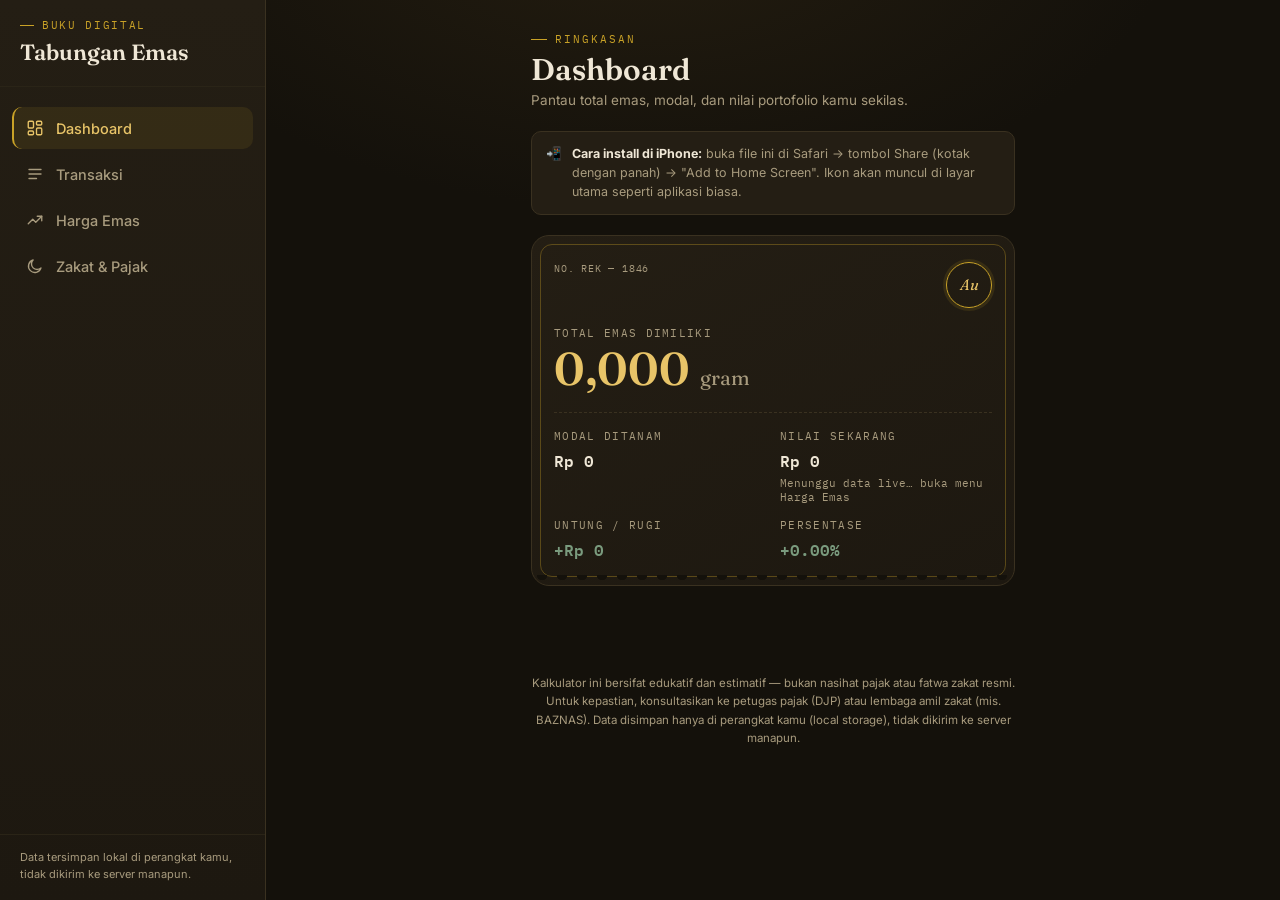
<file: indext.html>
<!DOCTYPE html>
<html lang="id">
<head>
<meta charset="UTF-8">
<meta name="viewport" content="width=device-width, initial-scale=1, maximum-scale=1, viewport-fit=cover">
<meta name="apple-mobile-web-app-capable" content="yes">
<meta name="apple-mobile-web-app-status-bar-style" content="black-translucent">
<meta name="apple-mobile-web-app-title" content="Tabungan Emas">
<meta name="mobile-web-app-capable" content="yes">
<meta name="theme-color" content="#14110B">
<title>Buku Tabungan Emas</title>
<link rel="apple-touch-icon" href="data:image/svg+xml,%3Csvg xmlns='http://www.w3.org/2000/svg' viewBox='0 0 100 100'%3E%3Crect width='100' height='100' rx='22' fill='%2314110B'/%3E%3Ccircle cx='50' cy='50' r='30' fill='none' stroke='%23C9A227' stroke-width='4'/%3E%3Ctext x='50' y='60' font-size='34' text-anchor='middle' fill='%23E8C468' font-family='Georgia,serif'%3EAu%3C/text%3E%3C/svg%3E">
<link rel="preconnect" href="https://fonts.googleapis.com">
<link href="https://fonts.googleapis.com/css2?family=Fraunces:ital,opsz,wght@0,9..144,400;0,9..144,600;1,9..144,500&family=Inter:wght@400;500;600;700&family=IBM+Plex+Mono:wght@400;500;600&display=swap" rel="stylesheet">
<style>
  :root{
    --bg:#14110B;
    --bg-2:#0F0C08;
    --surface:#1D1810;
    --surface-2:#241E14;
    --border:#3A3120;
    --border-soft:#2A2417;
    --gold:#C9A227;
    --gold-bright:#E8C468;
    --ivory:#EFE7D6;
    --muted:#A89B7E;
    --green:#7A9B7E;
    --rust:#C06B4D;
    --radius:14px;
    --topbar-h:56px;
    --sidebar-w:266px;
  }
  *{box-sizing:border-box; -webkit-tap-highlight-color:transparent;}
  html,body{margin:0; padding:0;}
  body{
    background:
      radial-gradient(ellipse 900px 500px at 50% -10%, #241d10 0%, transparent 60%),
      var(--bg);
    color:var(--ivory);
    font-family:'Inter',-apple-system,sans-serif;
    min-height:100vh;
  }

  /* ---------- TOP BAR ---------- */
  .topbar{
    position:sticky; top:0; z-index:30;
    height:calc(var(--topbar-h) + env(safe-area-inset-top));
    padding-top:env(safe-area-inset-top);
    display:flex; align-items:center; gap:12px;
    padding-left:14px; padding-right:14px;
    background:rgba(20,17,11,.92);
    backdrop-filter:blur(10px);
    border-bottom:1px solid var(--border-soft);
  }
  .hamburger{
    width:38px; height:38px; border-radius:9px; border:1px solid var(--border);
    background:var(--surface); display:flex; align-items:center; justify-content:center;
    cursor:pointer; flex-shrink:0;
  }
  .hamburger svg{width:18px; height:18px; stroke:var(--gold-bright);}
  .topbar-title{font-family:'Fraunces',serif; font-weight:600; font-size:17px; color:var(--ivory);}
  .topbar-seal{
    margin-left:auto; width:30px; height:30px; border-radius:50%; border:1.5px solid var(--gold);
    display:flex; align-items:center; justify-content:center; font-family:'Fraunces',serif;
    font-style:italic; font-size:12px; color:var(--gold-bright); flex-shrink:0;
  }

  .storage-banner{
    display:none; font-size:11.5px; color:var(--rust); text-align:center; line-height:1.5;
    padding:8px 16px; background:rgba(192,107,77,.08); border-bottom:1px solid rgba(192,107,77,.25);
  }

  /* ---------- ADD TRANSACTION MODAL ---------- */
  .modal-backdrop{
    position:fixed; inset:0; background:rgba(0,0,0,.6); z-index:59;
    opacity:0; pointer-events:none; transition:opacity .25s;
  }
  .modal-backdrop.open{opacity:1; pointer-events:auto;}

  .modal-sheet{
    position:fixed; left:0; right:0; bottom:0; z-index:60; max-width:520px; margin:0 auto;
    background:linear-gradient(180deg, var(--surface-2), var(--surface));
    border:1px solid var(--border); border-bottom:none;
    border-top-left-radius:20px; border-top-right-radius:20px;
    max-height:88vh; overflow-y:auto;
    transform:translateY(100%);
    transition:transform .32s cubic-bezier(.4,0,.2,1);
    padding:8px 20px calc(22px + env(safe-area-inset-bottom));
  }
  .modal-sheet.open{transform:translateY(0);}
  .modal-handle{width:38px; height:4px; background:var(--border); border-radius:3px; margin:8px auto 14px;}
  .modal-header{display:flex; justify-content:space-between; align-items:center; margin-bottom:16px;}
  .modal-header h2{font-family:'Fraunces',serif; font-weight:600; font-size:19px; margin:0; color:var(--ivory);}
  .modal-close{
    width:32px; height:32px; border-radius:50%; border:1px solid var(--border);
    background:var(--surface); color:var(--muted); font-size:14px; cursor:pointer; flex-shrink:0;
  }

  @media(min-width:860px){
    .modal-sheet{
      left:50%; bottom:auto; top:50%; transform:translate(-50%,-45%); opacity:0; pointer-events:none;
      border-radius:18px; border-bottom:1px solid var(--border); width:480px; transition:transform .25s, opacity .25s;
    }
    .modal-sheet.open{transform:translate(-50%,-50%); opacity:1; pointer-events:auto;}
  }

  /* ---------- SIDEBAR ---------- */
  .backdrop{
    position:fixed; inset:0; background:rgba(0,0,0,.55); z-index:39;
    opacity:0; pointer-events:none; transition:opacity .25s;
  }
  .backdrop.open{opacity:1; pointer-events:auto;}

  .sidebar{
    position:fixed; top:0; bottom:0; left:0; width:var(--sidebar-w); z-index:40;
    background:linear-gradient(180deg, var(--surface-2), var(--surface));
    border-right:1px solid var(--border);
    transform:translateX(-100%);
    transition:transform .3s cubic-bezier(.4,0,.2,1);
    display:flex; flex-direction:column;
    padding-top:calc(18px + env(safe-area-inset-top));
    padding-bottom:calc(18px + env(safe-area-inset-bottom));
  }
  .sidebar.open{transform:translateX(0);}

  .sidebar-header{padding:0 20px 20px; border-bottom:1px solid var(--border-soft); margin-bottom:12px;}
  .sidebar-eyebrow{
    font-family:'IBM Plex Mono',monospace; font-size:10.5px; letter-spacing:.16em; text-transform:uppercase;
    color:var(--gold); display:flex; align-items:center; gap:8px; margin-bottom:6px;
  }
  .sidebar-eyebrow::before{content:''; width:14px; height:1px; background:var(--gold);}
  .sidebar-title{font-family:'Fraunces',serif; font-weight:600; font-size:22px; color:var(--ivory);}

  .menu{list-style:none; margin:0; padding:8px 12px; flex:1;}
  .menu-item{
    display:flex; align-items:center; gap:12px; padding:12px 12px; border-radius:10px;
    color:var(--muted); cursor:pointer; margin-bottom:4px; border-left:2px solid transparent;
    font-size:14.5px; font-weight:500;
  }
  .menu-item svg{width:18px; height:18px; stroke:currentColor; flex-shrink:0;}
  .menu-item:active{background:var(--surface);}
  .menu-item.active{
    color:var(--gold-bright); background:rgba(201,162,39,.1); border-left:2px solid var(--gold);
  }
  .sidebar-footer{padding:14px 20px 0; border-top:1px solid var(--border-soft); margin-top:8px;}
  .sidebar-footer p{font-size:11px; color:var(--muted); line-height:1.5; margin:0;}

  /* ---------- CONTENT ---------- */
  .content{max-width:520px; margin:0 auto; padding:22px 18px 60px;}
  .view{display:none;}
  .view.active{display:block; animation:fadeIn .25s ease;}
  @keyframes fadeIn{from{opacity:0; transform:translateY(4px);} to{opacity:1; transform:translateY(0);}}

  .view-eyebrow{
    font-family:'IBM Plex Mono',monospace; font-size:11px; letter-spacing:.18em; text-transform:uppercase;
    color:var(--gold); display:flex; align-items:center; gap:8px;
  }
  .view-eyebrow::before{content:''; width:16px; height:1px; background:var(--gold);}
  h1.title{
    font-family:'Fraunces',serif; font-weight:600; font-size:30px; line-height:1.08;
    margin:8px 0 4px; color:var(--ivory);
  }
  .subtitle{color:var(--muted); font-size:13.5px; margin:0 0 20px; line-height:1.5;}

  /* Certificate / signature element */
  .certificate{
    position:relative;
    background: linear-gradient(155deg, var(--surface-2), var(--surface));
    border:1px solid var(--border);
    border-radius:18px;
    padding:26px 22px 22px;
    margin-bottom:20px;
    overflow:hidden;
  }
  .certificate::before{
    content:'';
    position:absolute; inset:8px;
    border:1px solid rgba(201,162,39,.35);
    border-radius:12px;
    pointer-events:none;
  }
  .cert-perf{
    position:absolute; left:0; right:0; bottom:0; height:10px;
    background-image: radial-gradient(circle at 10px 0, var(--bg) 5px, transparent 5.5px);
    background-size: 20px 10px;
    background-repeat: repeat-x;
  }
  .cert-row{display:flex; justify-content:space-between; align-items:flex-start; gap:10px;}
  .cert-id{font-family:'IBM Plex Mono',monospace; font-size:10px; color:var(--muted); letter-spacing:.08em;}
  .cert-seal{
    width:46px; height:46px; border-radius:50%;
    border:1.5px solid var(--gold);
    display:flex; align-items:center; justify-content:center;
    font-family:'Fraunces',serif; font-style:italic; color:var(--gold-bright); font-size:15px;
    flex-shrink:0;
    box-shadow: 0 0 0 3px rgba(201,162,39,.12);
  }
  .cert-main{margin-top:18px;}
  .cert-label{font-size:11px; text-transform:uppercase; letter-spacing:.12em; color:var(--muted); font-family:'IBM Plex Mono',monospace;}
  .cert-gram{
    font-family:'Fraunces',serif; font-weight:600; font-size:46px; color:var(--gold-bright);
    line-height:1; margin:6px 0 2px;
  }
  .cert-gram span{font-size:20px; color:var(--muted); font-weight:400;}
  .cert-grid{display:grid; grid-template-columns:1fr 1fr; gap:14px; margin-top:20px; padding-top:16px; border-top:1px dashed var(--border);}
  .cert-metric .cert-label{margin-bottom:4px;}
  .cert-value{font-family:'IBM Plex Mono',monospace; font-size:16px; font-weight:600; color:var(--ivory);}
  .cert-value.pos{color:var(--green);}
  .cert-value.neg{color:var(--rust);}

  .card{
    background:var(--surface);
    border:1px solid var(--border-soft);
    border-radius:var(--radius);
    padding:20px;
    margin-bottom:16px;
  }
  .card h2{
    font-family:'Fraunces',serif; font-weight:600; font-size:19px; margin:0 0 4px; color:var(--ivory);
  }
  .card .hint{font-size:12.5px; color:var(--muted); margin:0 0 16px; line-height:1.5;}

  label{display:block; font-size:12px; color:var(--muted); margin-bottom:6px; font-family:'IBM Plex Mono',monospace; letter-spacing:.03em;}
  input[type=number], input[type=date], select{
    width:100%; background:var(--surface-2); border:1px solid var(--border);
    color:var(--ivory); padding:11px 12px; border-radius:9px; font-size:15px;
    font-family:'IBM Plex Mono',monospace; margin-bottom:14px;
  }
  input:focus, select:focus{outline:2px solid var(--gold); outline-offset:1px; border-color:var(--gold);}

  .seg{display:flex; background:var(--surface-2); border:1px solid var(--border); border-radius:9px; padding:3px; margin-bottom:14px;}
  .seg button{
    flex:1; background:transparent; border:none; color:var(--muted); padding:9px 4px;
    font-family:'Inter'; font-size:13px; font-weight:600; border-radius:6px; cursor:pointer;
  }
  .seg button.active{background:var(--gold); color:var(--bg-2);}

  .row2{display:grid; grid-template-columns:1fr 1fr; gap:12px;}

  .checkrow{display:flex; align-items:center; gap:10px; margin-bottom:12px;}
  .checkrow input[type=checkbox]{width:18px; height:18px; accent-color:var(--gold); margin:0;}
  .checkrow label{margin:0; color:var(--ivory); font-family:'Inter'; font-size:13.5px;}

  .btn{
    width:100%; background:var(--gold); color:var(--bg-2); border:none; padding:13px;
    border-radius:9px; font-weight:700; font-size:14.5px; cursor:pointer; font-family:'Inter';
    letter-spacing:.02em;
  }
  .btn:active{background:var(--gold-bright);}
  .btn-ghost{
    background:transparent; border:1px solid var(--border); color:var(--muted);
  }

  .tax-note{
    background:rgba(192,107,77,.08); border:1px solid rgba(192,107,77,.25);
    border-radius:9px; padding:10px 12px; font-size:12px; color:var(--rust); line-height:1.5; margin-top:6px;
  }

  /* Price board */
  .price-updated{font-size:10.5px; color:var(--muted); font-family:'IBM Plex Mono',monospace; margin-top:2px;}
  .price-actions{margin-top:10px; display:flex; gap:8px;}
  .btn-small{
    flex:1; background:transparent; border:1px solid var(--gold); color:var(--gold-bright);
    padding:9px 8px; border-radius:8px; font-size:12px; font-weight:600; cursor:pointer; font-family:'Inter';
    white-space:nowrap;
  }
  .btn-small:active{background:rgba(201,162,39,.12);}

  .live-price-row{display:flex; justify-content:space-between; align-items:center; gap:12px;}
  .live-price-value{font-family:'IBM Plex Mono',monospace; font-weight:600; font-size:24px; color:var(--gold-bright); margin:4px 0 2px;}

  /* Denomination table (Galeri24 live) */
  .denom-row{
    display:flex; justify-content:space-between; align-items:center;
    padding:11px 0; border-bottom:1px solid var(--border-soft); gap:10px;
  }
  .denom-row:last-child{border-bottom:none;}
  .denom-weight{
    font-family:'IBM Plex Mono',monospace; font-weight:600; font-size:13px; color:var(--gold-bright);
    background:var(--surface-2); border:1px solid var(--border); border-radius:7px;
    padding:5px 9px; flex-shrink:0; min-width:52px; text-align:center;
  }
  .denom-prices{flex:1; min-width:0;}
  .denom-jual{font-size:13.5px; color:var(--ivory); font-family:'IBM Plex Mono',monospace;}
  .denom-buyback{font-size:11px; color:var(--muted); font-family:'IBM Plex Mono',monospace; margin-top:1px;}
  .denom-out{font-size:12px; color:var(--muted); font-style:italic;}
  .denom-use{
    flex-shrink:0; background:transparent; border:1px solid var(--gold); color:var(--gold-bright);
    padding:7px 10px; border-radius:7px; font-size:11.5px; font-weight:600; cursor:pointer; font-family:'Inter';
  }
  .denom-use:active{background:rgba(201,162,39,.12);}

  /* Zakat */
  .nisab-bar{height:8px; background:var(--surface-2); border-radius:6px; overflow:hidden; margin:10px 0 8px; border:1px solid var(--border);}
  .nisab-fill{height:100%; background:linear-gradient(90deg, var(--gold), var(--gold-bright)); transition:width .4s;}
  .zakat-status{
    display:flex; align-items:center; gap:10px; padding:14px; border-radius:10px; margin-top:14px;
  }
  .zakat-status.due{background:rgba(122,155,126,.1); border:1px solid rgba(122,155,126,.3);}
  .zakat-status.wait{background:var(--surface-2); border:1px solid var(--border);}
  .zakat-dot{width:9px; height:9px; border-radius:50%; flex-shrink:0;}
  .zakat-status.due .zakat-dot{background:var(--green);}
  .zakat-status.wait .zakat-dot{background:var(--muted);}
  .zakat-text{font-size:13px; line-height:1.5;}
  .zakat-amount{font-family:'IBM Plex Mono',monospace; font-weight:600; color:var(--green); font-size:17px; margin-top:2px;}

  /* Pajak quick calc */
  .tax-result{
    display:flex; justify-content:space-between; align-items:center; margin-top:14px;
    padding:14px; border-radius:10px; background:var(--surface-2); border:1px solid var(--border);
  }
  .tax-result .cert-label{margin-bottom:4px;}
  .tax-result-amount{font-family:'IBM Plex Mono',monospace; font-weight:600; font-size:18px; color:var(--gold-bright);}
  .info-list{margin:0; padding-left:18px; font-size:12.5px; color:var(--muted); line-height:1.7;}

  /* History */
  .tx{display:flex; justify-content:space-between; align-items:center; padding:12px 0; border-bottom:1px solid var(--border-soft);}
  .tx:last-child{border-bottom:none;}
  .tx-left{display:flex; flex-direction:column; gap:2px;}
  .tx-type{font-size:13px; font-weight:600;}
  .tx-type.beli{color:var(--gold-bright);}
  .tx-type.jual{color:var(--rust);}
  .tx-date{font-size:11px; color:var(--muted); font-family:'IBM Plex Mono',monospace;}
  .tx-right{text-align:right; display:flex; align-items:center; gap:10px;}
  .tx-gram{font-family:'IBM Plex Mono',monospace; font-size:13.5px;}
  .tx-del{background:none; border:none; color:var(--muted); font-size:16px; cursor:pointer; padding:4px;}
  .empty{color:var(--muted); font-size:13px; text-align:center; padding:20px 0;}

  footer.legal{max-width:520px; margin:0 auto; padding:8px 18px 24px; color:var(--muted); font-size:11.5px; line-height:1.6; text-align:center;}

  .install-tip{
    display:flex; gap:10px; align-items:flex-start; background:var(--surface-2);
    border:1px solid var(--border); border-radius:10px; padding:12px 14px; margin-bottom:20px;
    font-size:12.5px; color:var(--muted); line-height:1.55;
  }
  .install-tip b{color:var(--ivory);}

  @media(min-width:860px){
    .hamburger{display:none;}
    .backdrop{display:none;}
    .sidebar{transform:translateX(0); position:sticky; top:0; height:100vh;}
    body{display:flex;}
    .app-main{flex:1; display:flex; flex-direction:column; min-width:0;}
    .topbar{display:none;}
    .content{padding-top:32px;}
  }
</style>
</head>
<body>

  <div class="backdrop" id="backdrop"></div>

  <div class="modal-backdrop" id="txModalBackdrop"></div>
  <div class="modal-sheet" id="txModal">
    <div class="modal-handle"></div>
    <div class="modal-header">
      <h2>Tambah Transaksi</h2>
      <button class="modal-close" id="btnCloseModal" aria-label="Tutup">✕</button>
    </div>
    <div class="modal-body">
      <div class="seg" id="segType">
        <button type="button" class="active" data-val="beli">Beli</button>
        <button type="button" data-val="jual">Jual</button>
      </div>

      <label for="txBrandSelect">Merek Emas</label>
      <select id="txBrandSelect">
        <option value="manual">Manual (isi sendiri)</option>
      </select>

      <label for="txDate">Tanggal</label>
      <input type="date" id="txDate">

      <div class="row2">
        <div>
          <label for="gramInput" id="gramLabel">Jumlah (gram)</label>
          <input type="number" id="gramInput" placeholder="0.5" step="0.001" inputmode="decimal">
          <select id="gramSelect" style="display:none;"></select>
        </div>
        <div>
          <label for="hargaPerGram">Harga/gram (Rp)</label>
          <input type="text" id="hargaPerGram" placeholder="1.850.000" inputmode="numeric">
        </div>
      </div>
      <p id="txHargaNote" style="display:none; font-size:11.5px; color:var(--muted); margin:-8px 0 14px; line-height:1.5;"></p>
      <p id="txTotalPreview" style="display:none; font-size:13px; color:var(--gold-bright); margin:-8px 0 16px; font-family:'IBM Plex Mono',monospace;"></p>

      <div class="checkrow">
        <input type="checkbox" id="applyTax">
        <label for="applyTax">Kenakan estimasi PPh Pasal 22 (beli emas batangan dari produsen)</label>
      </div>
      <div id="taxOptions" style="display:none;">
        <div class="seg" id="segNpwp">
          <button type="button" class="active" data-val="ya">Punya NPWP (0,25%)</button>
          <button type="button" data-val="tidak">Tanpa NPWP (0,45%)</button>
        </div>
        <div class="tax-note">Estimasi saja. PPh 22 umumnya berlaku untuk pembelian emas batangan langsung dari badan usaha produsen/penambang (mis. Antam) dan bisa dikreditkan di SPT Tahunan bila kamu wajib pajak. Aplikasi tabungan emas digital (Pegadaian, marketplace, dll) punya skema harga yang mungkin berbeda — cek syarat &amp; ketentuan penyedia masing-masing.</div>
      </div>

      <button class="btn" id="btnAdd" style="margin-top:6px;">Simpan Transaksi</button>
      <p id="formMsg" style="display:none; font-size:12px; color:var(--rust); margin:10px 0 0; text-align:center;"></p>
    </div>
  </div>

  <nav class="sidebar" id="sidebar">
    <div class="sidebar-header">
      <div class="sidebar-eyebrow">Buku Digital</div>
      <div class="sidebar-title">Tabungan Emas</div>
    </div>
    <ul class="menu" id="menu">
      <li class="menu-item active" data-view="dashboard">
        <svg viewBox="0 0 24 24" fill="none" stroke-width="1.8" stroke-linecap="round" stroke-linejoin="round"><rect x="3" y="3" width="7" height="9" rx="1.5"/><rect x="14" y="3" width="7" height="5" rx="1.5"/><rect x="14" y="12" width="7" height="9" rx="1.5"/><rect x="3" y="16" width="7" height="5" rx="1.5"/></svg>
        <span>Dashboard</span>
      </li>
      <li class="menu-item" data-view="riwayat">
        <svg viewBox="0 0 24 24" fill="none" stroke-width="1.8" stroke-linecap="round" stroke-linejoin="round"><path d="M4 6h16M4 12h16M4 18h10"/></svg>
        <span>Transaksi</span>
      </li>
      <li class="menu-item" data-view="harga">
        <svg viewBox="0 0 24 24" fill="none" stroke-width="1.8" stroke-linecap="round" stroke-linejoin="round"><path d="M3 17l6-6 4 4 8-8"/><path d="M15 7h6v6"/></svg>
        <span>Harga Emas</span>
      </li>
      <li class="menu-item" data-view="zakat">
        <svg viewBox="0 0 24 24" fill="none" stroke-width="1.8" stroke-linecap="round" stroke-linejoin="round"><path d="M20 14.5A8.5 8.5 0 1 1 9.5 4a7 7 0 0 0 10.5 10.5Z"/></svg>
        <span>Zakat &amp; Pajak</span>
      </li>
    </ul>
    <div class="sidebar-footer">
      <p>Data tersimpan lokal di perangkat kamu, tidak dikirim ke server manapun.</p>
    </div>
  </nav>

  <div class="app-main">
    <div class="topbar">
      <div class="hamburger" id="btnHamburger">
        <svg viewBox="0 0 24 24" fill="none" stroke-width="2" stroke-linecap="round"><path d="M4 7h16M4 12h16M4 17h16"/></svg>
      </div>
      <div class="topbar-title" id="topbarTitle">Dashboard</div>
      <div class="topbar-seal">Au</div>
    </div>

    <div class="storage-banner" id="storageWarning">
      ⚠️ Penyimpanan otomatis tidak tersedia di tampilan ini. Data akan hilang saat halaman ditutup — buka file lewat Safari langsung (bukan preview chat) supaya data tersimpan permanen.
    </div>

    <div class="content">

      <!-- ============ DASHBOARD ============ -->
      <section class="view active" data-view="dashboard">
        <div class="view-eyebrow">Ringkasan</div>
        <h1 class="title">Dashboard</h1>
        <p class="subtitle">Pantau total emas, modal, dan nilai portofolio kamu sekilas.</p>

        <div class="install-tip" id="installTip">
          <span>📲</span>
          <div><b>Cara install di iPhone:</b> buka file ini di Safari → tombol Share (kotak dengan panah) → "Add to Home Screen". Ikon akan muncul di layar utama seperti aplikasi biasa.</div>
        </div>

        <div class="certificate">
          <div class="cert-row">
            <div><div class="cert-id" id="certId">NO. REK — 0000</div></div>
            <div class="cert-seal">Au</div>
          </div>
          <div class="cert-main">
            <div class="cert-label">Total Emas Dimiliki</div>
            <div class="cert-gram" id="totalGram">0,000 <span>gram</span></div>
          </div>
          <div class="cert-grid">
            <div class="cert-metric">
              <div class="cert-label">Modal Ditanam</div>
              <div class="cert-value" id="totalModal">Rp 0</div>
            </div>
            <div class="cert-metric">
              <div class="cert-label">Nilai Sekarang</div>
              <div class="cert-value" id="totalNilai">Rp 0</div>
              <div class="price-updated" id="nilaiSekarangSource">Menunggu data live…</div>
            </div>
            <div class="cert-metric">
              <div class="cert-label">Untung / Rugi</div>
              <div class="cert-value" id="untungRugi">Rp 0</div>
            </div>
            <div class="cert-metric">
              <div class="cert-label">Persentase</div>
              <div class="cert-value" id="persenUR">0%</div>
            </div>
          </div>
          <div class="cert-perf"></div>
        </div>
      </section>

      <!-- ============ RIWAYAT TRANSAKSI ============ -->
      <section class="view" data-view="riwayat">
        <div class="view-eyebrow">Jejak Rekam</div>
        <h1 class="title">Transaksi</h1>
        <p class="subtitle">Semua catatan beli dan jual emas kamu, terurut dari yang terbaru.</p>

        <button class="btn" id="btnOpenAddModal" style="margin-bottom:16px;">+ Tambah Transaksi</button>

        <div class="card">
          <div id="txList"><div class="empty">Belum ada transaksi tersimpan.</div></div>
        </div>

        <button class="btn btn-ghost" id="btnReset">Hapus Semua Data</button>
      </section>

      <!-- ============ HARGA EMAS ============ -->
      <section class="view" data-view="harga">
        <div class="view-eyebrow">Pantau Pasar</div>
        <h1 class="title">Harga Emas</h1>
        <p class="subtitle">Papan harga per merek yang kamu perbarui sendiri, plus tautan cepat ke sumber resmi untuk cek angka terbaru.</p>

        <div class="install-tip" id="liveInfoTip">
          <span>📡</span>
          <div>Harga emas <b>dunia</b> (spot internasional) ditarik otomatis lewat internet dan dikonversi ke Rupiah pakai kurs terkini. Ini beda dengan harga retail Antam/UBS/Galeri24/dll yang punya tambahan ongkos cetak &amp; margin toko — jadi harga per merek di bawah tetap perlu kamu cocokkan manual dari tautan resmi.</div>
        </div>

        <div class="card">
          <h2>Harga Emas Dunia <span style="color:var(--green); font-size:11px; font-family:'IBM Plex Mono',monospace; vertical-align:middle;">● LIVE</span></h2>
          <p class="hint">Spot XAU/USD dikonversi ke Rupiah per gram, ditarik otomatis dari internet.</p>
          <div class="live-price-row">
            <div>
              <div class="cert-label">Estimasi per gram (24K)</div>
              <div class="live-price-value" id="liveSpotIdr">—</div>
              <div class="price-updated" id="liveSpotMeta">Belum ditarik</div>
            </div>
            <button class="btn-small" id="btnRefreshLive" style="flex:none; width:auto; padding:9px 14px;">🔄 Tarik Ulang</button>
          </div>
          <p id="liveSpotError" style="display:none; font-size:12px; color:var(--rust); margin-top:10px; line-height:1.5;"></p>
        </div>

        <div class="card">
          <h2>Papan Harga Galeri 24 <span style="color:var(--green); font-size:11px; font-family:'IBM Plex Mono',monospace; vertical-align:middle;">● LIVE</span></h2>
          <p class="hint">Harga jual &amp; buyback per denominasi berat, ditarik otomatis dari galeri24.co.id (lewat API pihak ketiga <em>logam-mulia-api</em>, disalurkan lewat CORS proxy publik karena API tersebut belum mendukung akses langsung dari browser).</p>

          <div class="row2" style="margin-bottom:4px;">
            <div>
              <label for="galeriBrandSelect">Merek</label>
              <select id="galeriBrandSelect"></select>
            </div>
            <div style="display:flex; align-items:flex-end; gap:8px; margin-bottom:14px;">
              <button class="btn-small" id="btnRefreshGaleri" style="flex:1;">🔄 Tarik Ulang</button>
            </div>
          </div>
          <div class="price-updated" id="galeriMeta" style="margin-bottom:12px;">Belum ditarik</div>

          <div id="galeriTable"></div>
          <p id="galeriError" style="display:none; font-size:12px; color:var(--rust); margin-top:10px; line-height:1.5;"></p>
        </div>
      </section>

      <!-- ============ ZAKAT & PAJAK ============ -->
      <section class="view" data-view="zakat">
        <div class="view-eyebrow">Kewajiban</div>
        <h1 class="title">Zakat &amp; Pajak</h1>
        <p class="subtitle">Estimasi zakat emas dan pajak pembelian, dihitung dari data tabungan kamu.</p>

        <div class="card">
          <h2>Zakat Emas</h2>
          <p class="hint">Nisab 85 gram emas murni, kadar 2,5%, wajib jika kepemilikan sudah mencapai nisab dan tersimpan genap 1 tahun (haul).</p>

          <div class="checkrow">
            <input type="checkbox" id="perhiasanDipakai">
            <label for="perhiasanDipakai">Emas ini perhiasan yang dipakai sehari-hari (bukan simpanan/investasi)</label>
          </div>

          <label>Progres menuju nisab (85 gram)</label>
          <div class="nisab-bar"><div class="nisab-fill" id="nisabFill" style="width:0%"></div></div>
          <div style="display:flex; justify-content:space-between; font-size:11.5px; color:var(--muted); font-family:'IBM Plex Mono',monospace;">
            <span id="nisabCurrent">0 g</span>
            <span>85 g</span>
          </div>

          <div class="zakat-status wait" id="zakatStatus">
            <div class="zakat-dot"></div>
            <div class="zakat-text" id="zakatText">Belum ada data transaksi.</div>
          </div>
        </div>

        <div class="card">
          <h2>Kalkulator Cepat Pajak</h2>
          <p class="hint">Estimasi PPh Pasal 22 untuk satu transaksi pembelian emas batangan, tanpa perlu menyimpannya sebagai catatan.</p>

          <label for="taxCalcNominal">Nominal pembelian (Rp)</label>
          <input type="text" id="taxCalcNominal" placeholder="1.000.000" inputmode="numeric">

          <div class="seg" id="segTaxCalc">
            <button type="button" class="active" data-val="ya">Punya NPWP (0,25%)</button>
            <button type="button" data-val="tidak">Tanpa NPWP (0,45%)</button>
          </div>

          <div class="tax-result">
            <div>
              <div class="cert-label">Estimasi PPh 22</div>
              <div class="tax-result-amount" id="taxCalcResult">Rp 0</div>
            </div>
          </div>

          <p class="hint" style="margin:16px 0 8px;">Beberapa hal penting seputar pajak emas:</p>
          <ul class="info-list">
            <li>PPh 22 dipungut oleh badan usaha produsen/penambang saat penjualan emas batangan.</li>
            <li>Tarif 0,25% berlaku bagi pembeli ber-NPWP, 0,45% bagi yang tidak ber-NPWP.</li>
            <li>Pajak ini umumnya bisa dikreditkan dalam SPT Tahunan bagi wajib pajak orang pribadi.</li>
            <li>Emas perhiasan dan platform tabungan emas digital dapat memiliki skema pajak berbeda.</li>
          </ul>
        </div>
      </section>

    </div>

    <footer class="legal">
      Kalkulator ini bersifat edukatif dan estimatif — bukan nasihat pajak atau fatwa zakat resmi.
      Untuk kepastian, konsultasikan ke petugas pajak (DJP) atau lembaga amil zakat (mis. BAZNAS).
      Data disimpan hanya di perangkat kamu (local storage), tidak dikirim ke server manapun.
    </footer>
  </div>

<script>
(function(){
  const $ = id => document.getElementById(id);
  const fmtRp = n => 'Rp ' + Math.round(n).toLocaleString('id-ID');
  const fmtGram = n => n.toLocaleString('id-ID',{minimumFractionDigits:3, maximumFractionDigits:3});
  const todayISO = () => new Date().toISOString().slice(0,10);

  function parseRupiah(str){
    if(!str) return 0;
    const digits = String(str).replace(/[^0-9]/g, '');
    return digits ? parseInt(digits, 10) : 0;
  }
  function getRupiahValue(id){
    return parseRupiah($(id).value);
  }
  function setRupiahValue(id, num){
    $(id).value = num ? Math.round(num).toLocaleString('id-ID') : '';
  }
  function attachRupiahFormatting(id){
    const el = $(id);
    el.addEventListener('input', ()=>{
      const cursorFromEnd = el.value.length - el.selectionStart;
      const raw = parseRupiah(el.value);
      el.value = raw ? raw.toLocaleString('id-ID') : '';
      const newPos = Math.max(el.value.length - cursorFromEnd, 0);
      el.setSelectionRange(newPos, newPos);
    });
  }

  $('txDate').value = todayISO();
  $('certId').textContent = 'NO. REK — ' + Math.floor(1000+Math.random()*9000);

  /* ---------- Sidebar / navigation ---------- */
  const menuLabels = {dashboard:'Dashboard', riwayat:'Transaksi', harga:'Harga Emas', zakat:'Zakat & Pajak'};
  const sidebar = $('sidebar');
  const backdrop = $('backdrop');

  function openSidebar(){ sidebar.classList.add('open'); backdrop.classList.add('open'); }
  function closeSidebar(){ sidebar.classList.remove('open'); backdrop.classList.remove('open'); }

  $('btnHamburger').addEventListener('click', ()=>{
    sidebar.classList.contains('open') ? closeSidebar() : openSidebar();
  });
  backdrop.addEventListener('click', closeSidebar);

  /* ---------- Add-transaction modal ---------- */
  const txModal = $('txModal');
  const txModalBackdrop = $('txModalBackdrop');

  function openTxModal(){
    txModal.classList.add('open');
    txModalBackdrop.classList.add('open');
  }
  function closeTxModal(){
    txModal.classList.remove('open');
    txModalBackdrop.classList.remove('open');
  }
  txModalBackdrop.addEventListener('click', closeTxModal);
  $('btnCloseModal').addEventListener('click', closeTxModal);
  $('btnOpenAddModal').addEventListener('click', openTxModal);

  function switchView(view){
    document.querySelectorAll('.view').forEach(v=> v.classList.toggle('active', v.dataset.view===view));
    document.querySelectorAll('.menu-item').forEach(m=> m.classList.toggle('active', m.dataset.view===view));
    $('topbarTitle').textContent = menuLabels[view] || 'Dashboard';
    closeSidebar();
    window.scrollTo(0,0);
  }
  document.querySelectorAll('.menu-item').forEach(item=>{
    item.addEventListener('click', ()=> switchView(item.dataset.view));
  });

  /* ---------- Storage (safe) ---------- */
  const STORAGE_KEY = 'emasTransactions_v1';
  let storageOK = true;

  function loadState(){
    try{
      const raw = localStorage.getItem(STORAGE_KEY);
      return raw ? JSON.parse(raw) : [];
    }catch(e){
      storageOK = false;
      return [];
    }
  }

  let state = loadState();
  let txType = 'beli';
  let npwp = 'ya';
  let taxCalcNpwp = 'ya';

  function save(){
    try{
      localStorage.setItem(STORAGE_KEY, JSON.stringify(state));
    }catch(e){
      storageOK = false;
    }
    render();
  }

  /* ---------- Live world gold price (auto, via internet) ---------- */
  const GRAM_PER_TROY_OZ = 31.1034768;
  let liveGold = null;      // {xauUsd, usdIdr, idrPerGram, updatedAt}
  let liveFetching = false;

  function renderLiveGold(errMsg){
    const valEl = $('liveSpotIdr');
    const metaEl = $('liveSpotMeta');
    const errEl = $('liveSpotError');
    const btn = $('btnRefreshLive');
    if(!valEl) return; // view not in DOM yet, ignore

    btn.textContent = liveFetching ? 'Menarik…' : '🔄 Tarik Ulang';
    btn.disabled = liveFetching;

    if(liveGold){
      valEl.textContent = fmtRp(liveGold.idrPerGram);
      metaEl.textContent = 'Diperbarui ' + new Date(liveGold.updatedAt).toLocaleString('id-ID',{dateStyle:'medium', timeStyle:'short'}) + ' · kurs 1 USD ≈ ' + fmtRp(liveGold.usdIdr);
    } else {
      valEl.textContent = '—';
      metaEl.textContent = liveFetching ? 'Menarik data dari internet…' : 'Belum ditarik';
    }

    if(errMsg){
      errEl.textContent = errMsg;
      errEl.style.display = 'block';
    } else {
      errEl.style.display = 'none';
    }
  }

  async function fetchLiveGold(onDone){
    if(liveFetching) return;
    liveFetching = true;
    renderLiveGold();

    let xauUsd, usdIdr;
    let goldError = null, fxError = null;

    const controller = new AbortController();
    const timeout = setTimeout(()=> controller.abort(), 10000);

    try{
      const goldRes = await fetch('https://api.gold-api.com/price/XAU', {signal: controller.signal});
      if(!goldRes.ok) throw new Error('status ' + goldRes.status);
      const goldData = await goldRes.json();
      xauUsd = goldData?.price;
      if(!xauUsd) throw new Error('format tidak dikenali');
    }catch(e){
      goldError = e;
    }

    try{
      const fxRes = await fetch('https://open.er-api.com/v6/latest/USD', {signal: controller.signal});
      if(!fxRes.ok) throw new Error('status ' + fxRes.status);
      const fxData = await fxRes.json();
      usdIdr = fxData?.rates?.IDR;
      if(!usdIdr) throw new Error('format tidak dikenali');
    }catch(e){
      fxError = e;
    }

    clearTimeout(timeout);
    liveFetching = false;

    if(xauUsd && usdIdr){
      liveGold = {
        xauUsd, usdIdr,
        idrPerGram: (xauUsd / GRAM_PER_TROY_OZ) * usdIdr,
        updatedAt: new Date().toISOString()
      };
      renderLiveGold();
    } else {
      const parts = [];
      if(goldError) parts.push('harga emas (gold-api.com)');
      if(fxError) parts.push('kurs USD→IDR (open.er-api.com)');
      let msg = 'Gagal menarik ' + parts.join(' dan ') + '. ';
      if(controller.signal.aborted){
        msg = 'Waktu tunggu habis — cek koneksi internet kamu lalu tap "Tarik Ulang". ';
      } else {
        msg += 'Kemungkinan browser/koneksi kamu memblokir permintaan ke server ini (coba buka DevTools → tab Console/Network untuk detail error), atau server sedang bermasalah. ';
      }
      msg += 'Kamu tetap bisa isi harga manual di papan di bawah.';
      renderLiveGold(msg);
    }
    if(onDone) onDone();
  }

  const btnRefreshLive = $('btnRefreshLive');
  if(btnRefreshLive) btnRefreshLive.addEventListener('click', ()=> fetchLiveGold());

  /* ---------- Dashboard valuation reference (brand + weight from Galeri24 board) ---------- */
  const DASHBOARD_REF_KEY = 'emasDashboardRef_v1';

  function loadDashboardRef(){
    try{
      const raw = localStorage.getItem(DASHBOARD_REF_KEY);
      if(raw) return JSON.parse(raw);
    }catch(e){}
    return { brand: 'GALERI 24', weight: 1 };
  }
  let dashboardRef = loadDashboardRef();

  function setDashboardRef(brand, weight){
    dashboardRef = { brand, weight };
    try{ localStorage.setItem(DASHBOARD_REF_KEY, JSON.stringify(dashboardRef)); }catch(e){}
  }

  function getReferenceGaleriPrice(){
    if(!galeriLive || !galeriLive.brands) return null;

    const tryBrand = (brandName, weight)=>{
      const data = galeriLive.brands[brandName];
      if(!data) return null;
      const row = data.find(r=> r.weight === weight && r.sell > 0);
      return row ? row : null;
    };

    let row = tryBrand(dashboardRef.brand, dashboardRef.weight);
    let brandUsed = dashboardRef.brand, weightUsed = dashboardRef.weight;

    // fallback: same brand, any weight with stock
    if(!row && galeriLive.brands[dashboardRef.brand]){
      const withStock = galeriLive.brands[dashboardRef.brand].filter(r=> r.sell>0);
      if(withStock.length){ row = withStock[0]; weightUsed = row.weight; }
    }
    // fallback: default GALERI 24 @1g
    if(!row){
      row = tryBrand('GALERI 24', 1);
      if(row){ brandUsed = 'GALERI 24'; weightUsed = 1; }
    }
    // fallback: any brand/weight with stock at all
    if(!row){
      for(const [name, data] of Object.entries(galeriLive.brands)){
        const withStock = data.filter(r=> r.sell>0);
        if(withStock.length){ row = withStock[0]; brandUsed = name; weightUsed = row.weight; break; }
      }
    }
    if(!row) return null;
    return {
      perGram: row.sell / weightUsed,
      brand: brandUsed,
      weight: weightUsed,
      recordedDate: galeriLive.recordedDate
    };
  }

  /* ---------- Galeri24 live price board (per denomination) ---------- */
  const GALERI_CACHE_KEY = 'emasGaleriLive_v2';
  const GALERI_BRAND_ORDER = ['GALERI 24','ANTAM','UBS','ANTAM MULIA RETRO','ANTAM NON PEGADAIAN','LOTUS ARCHI','DINAR G24'];

  function loadGaleriCache(){
    try{
      const raw = localStorage.getItem(GALERI_CACHE_KEY);
      return raw ? JSON.parse(raw) : null;
    }catch(e){ return null; }
  }
  function saveGaleriCache(){
    try{ localStorage.setItem(GALERI_CACHE_KEY, JSON.stringify(galeriLive)); }catch(e){}
  }

  let galeriLive = loadGaleriCache();
  let galeriFetching = false;
  let selectedGaleriBrand = null;

  function sortBrandNames(names){
    return names.sort((a,b)=>{
      const ia = GALERI_BRAND_ORDER.indexOf(a);
      const ib = GALERI_BRAND_ORDER.indexOf(b);
      if(ia===-1 && ib===-1) return a.localeCompare(b);
      if(ia===-1) return 1;
      if(ib===-1) return -1;
      return ia-ib;
    });
  }

  function populateGaleriBrandSelect(){
    const sel = $('galeriBrandSelect');
    if(!galeriLive || !galeriLive.brands){ sel.innerHTML = '<option>—</option>'; return; }
    const names = sortBrandNames(Object.keys(galeriLive.brands));
    if(!selectedGaleriBrand || !names.includes(selectedGaleriBrand)){
      selectedGaleriBrand = names[0];
    }
    sel.innerHTML = names.map(n=> `<option value="${n}" ${n===selectedGaleriBrand?'selected':''}>${n}</option>`).join('');
  }

  function renderGaleriTable(){
    const box = $('galeriTable');
    const metaEl = $('galeriMeta');
    const btn = $('btnRefreshGaleri');

    btn.textContent = galeriFetching ? 'Menarik…' : '🔄 Tarik Ulang';
    btn.disabled = galeriFetching;

    if(!galeriLive || !galeriLive.brands){
      box.innerHTML = '<div class="empty">Belum ada data. Tap "Tarik Ulang".</div>';
      metaEl.textContent = galeriFetching ? 'Menarik data dari internet…' : 'Belum ditarik';
      return;
    }

    metaEl.textContent = 'Data per ' + galeriLive.recordedDate + ' · ditarik ' +
      new Date(galeriLive.fetchedAt).toLocaleString('id-ID',{dateStyle:'medium', timeStyle:'short'});

    const rows = (galeriLive.brands[selectedGaleriBrand] || []).filter(r=> r.sell>0 || r.buyback>0);
    if(rows.length===0){
      box.innerHTML = '<div class="empty">Tidak ada data denominasi untuk merek ini saat ini.</div>';
      return;
    }

    box.innerHTML = rows.map(r=>{
      const canUse = r.sell>0;
      const isActive = dashboardRef.brand === selectedGaleriBrand && dashboardRef.weight === r.weight;
      return `
        <div class="denom-row">
          <div class="denom-weight">${r.weight} g</div>
          <div class="denom-prices">
            ${r.sell>0 ? `<div class="denom-jual">${fmtRp(r.sell)}</div>` : `<div class="denom-out">Stok kosong</div>`}
            ${r.buyback>0 ? `<div class="denom-buyback">Buyback ${fmtRp(r.buyback)}</div>` : ''}
          </div>
          ${canUse ? `<button class="denom-use" data-weight="${r.weight}">${isActive ? '✓ Acuan Dashboard' : 'Pakai untuk Dashboard'}</button>` : ''}
        </div>
      `;
    }).join('');

    box.querySelectorAll('.denom-use').forEach(useBtn=>{
      useBtn.addEventListener('click', ()=>{
        const w = parseFloat(useBtn.dataset.weight);
        const row = (galeriLive.brands[selectedGaleriBrand] || []).find(r=> r.weight === w);
        if(!row || !row.sell) return;
        setDashboardRef(selectedGaleriBrand, w);
        renderGaleriTable();
        render();
        switchView('dashboard');
      });
    });
  }

  const GALERI_TARGET_URL = 'https://logam-mulia-api.iamutaki.workers.dev/api/prices/galeri24';
  const CORS_PROXIES = [
    (url)=> 'https://api.allorigins.win/raw?url=' + encodeURIComponent(url),
    (url)=> 'https://api.codetabs.com/v1/proxy/?quest=' + encodeURIComponent(url)
  ];

  async function fetchJsonViaProxies(targetUrl, signal){
    let lastErr;
    for(const buildUrl of CORS_PROXIES){
      try{
        const res = await fetch(buildUrl(targetUrl), {signal});
        if(!res.ok) throw new Error('status ' + res.status);
        return await res.json();
      }catch(e){
        lastErr = e;
      }
    }
    throw lastErr || new Error('Semua proxy gagal');
  }

  async function fetchGaleriLive(){
    if(galeriFetching) return;
    galeriFetching = true;
    renderGaleriTable();

    const errEl = $('galeriError');
    try{
      const controller = new AbortController();
      const timeout = setTimeout(()=> controller.abort(), 15000);
      const json = await fetchJsonViaProxies(GALERI_TARGET_URL, controller.signal);
      clearTimeout(timeout);
      if(!json.success || !Array.isArray(json.data)) throw new Error('format tidak dikenali');

      const brands = {};
      let recordedDate = '';
      json.data.forEach(item=>{
        const name = item.materialType;
        if(!brands[name]) brands[name] = [];
        brands[name].push({weight: item.weight, sell: item.sellPrice, buyback: item.buybackPrice});
        recordedDate = item.recordedDate || recordedDate;
      });
      Object.keys(brands).forEach(k=> brands[k].sort((a,b)=> a.weight-b.weight));

      galeriLive = {brands, recordedDate, fetchedAt: new Date().toISOString()};
      saveGaleriCache();
      errEl.style.display = 'none';
    }catch(e){
      const msg = e.name === 'AbortError'
        ? 'Waktu tunggu habis — cek koneksi internet, lalu tap "Tarik Ulang" lagi.'
        : 'Server sumber data atau proxy-nya sedang sibuk/dibatasi. ' + (galeriLive ? 'Menampilkan data tersimpan terakhir — coba "Tarik Ulang" beberapa saat lagi.' : 'Coba lagi dalam beberapa menit, atau isi manual di kartu bawah.');
      errEl.textContent = msg;
      errEl.style.display = 'block';
    }

    galeriFetching = false;
    populateGaleriBrandSelect();
    populateTxBrandSelect();
    renderGaleriTable();
    render();
  }

  $('galeriBrandSelect').addEventListener('change', (e)=>{
    selectedGaleriBrand = e.target.value;
    renderGaleriTable();
  });
  $('btnRefreshGaleri').addEventListener('click', fetchGaleriLive);

  function seg(id, onChange){
    const el = $(id);
    el.querySelectorAll('button').forEach(btn=>{
      btn.addEventListener('click', ()=>{
        el.querySelectorAll('button').forEach(b=>b.classList.remove('active'));
        btn.classList.add('active');
        onChange(btn.dataset.val);
      });
    });
  }
  seg('segType', v=>{ txType = v; updateTxHargaFromBrand(); });
  seg('segNpwp', v=> npwp = v);
  seg('segTaxCalc', v=>{ taxCalcNpwp = v; renderTaxCalc(); });

  $('applyTax').addEventListener('change', e=>{
    $('taxOptions').style.display = e.target.checked ? 'block':'none';
  });

  /* ---------- Auto-fill harga/gram in modal from brand + date ---------- */
  let selectedTxBrand = 'manual';
  const txHistoryCache = {};

  function populateTxBrandSelect(){
    const sel = $('txBrandSelect');
    const current = sel.value || 'manual';
    let options = '<option value="manual">Manual (isi sendiri)</option>';
    if(galeriLive && galeriLive.brands){
      const names = sortBrandNames(Object.keys(galeriLive.brands));
      options += names.map(n=> `<option value="${n}">${n}</option>`).join('');
    }
    sel.innerHTML = options;
    sel.value = [...sel.options].some(o=> o.value===current) ? current : 'manual';
    selectedTxBrand = sel.value;
    updateGramFieldMode();
  }

  function updateGramFieldMode(){
    const gramInput = $('gramInput');
    const gramSelect = $('gramSelect');
    const label = $('gramLabel');

    if(selectedTxBrand === 'manual'){
      gramInput.style.display = 'block';
      gramSelect.style.display = 'none';
      label.textContent = 'Jumlah (gram)';
      return;
    }

    label.textContent = 'Denominasi (gram)';
    gramInput.style.display = 'none';
    gramSelect.style.display = 'block';

    const brandData = galeriLive.brands[selectedTxBrand] || [];
    const weights = [...new Set(brandData.map(r=> r.weight))].sort((a,b)=> a-b);
    const currentVal = parseFloat(gramSelect.value);
    gramSelect.innerHTML = weights.map(w=> `<option value="${w}">${w} g</option>`).join('');
    if(weights.includes(currentVal)) gramSelect.value = currentVal;
    else {
      const withStock = brandData.filter(r=> r.sell>0).map(r=> r.weight);
      gramSelect.value = withStock.includes(1) ? 1 : (withStock[0] ?? weights[0]);
    }
  }

  function pickReferenceWeight(brandData, preferredWeight){
    const withStock = brandData.filter(r=> r.sell>0);
    if(preferredWeight && withStock.some(r=> r.weight===preferredWeight)) return preferredWeight;
    const one = withStock.find(r=> r.weight===1);
    if(one) return 1;
    if(withStock.length) return withStock[0].weight;
    return brandData.length ? brandData[0].weight : 1;
  }

  function showTxHargaNote(msg){
    const el = $('txHargaNote');
    el.textContent = msg;
    el.style.display = msg ? 'block' : 'none';
  }

  function showTxTotalPreview(){
    const el = $('txTotalPreview');
    const gram = getCurrentGram();
    const harga = getRupiahValue('hargaPerGram');
    if(gram && harga){
      el.textContent = 'Estimasi total: ' + fmtRp(gram * harga);
      el.style.display = 'block';
    } else {
      el.style.display = 'none';
    }
  }

  async function updateTxHargaFromBrand(){
    if(selectedTxBrand === 'manual' || !galeriLive || !galeriLive.brands){
      showTxHargaNote('');
      showTxTotalPreview();
      return;
    }
    const brandData = galeriLive.brands[selectedTxBrand] || [];
    if(brandData.length === 0){ showTxHargaNote(''); return; }

    const date = $('txDate').value || todayISO();
    const refWeight = parseFloat($('gramSelect').value) || pickReferenceWeight(brandData, null);
    const priceField = txType === 'jual' ? 'buyback' : 'sell';
    const priceFieldHistory = txType === 'jual' ? 'buybackPrice' : 'sellPrice';
    const priceLabel = txType === 'jual' ? 'buyback' : 'jual';

    showTxHargaNote('Mengambil harga ' + selectedTxBrand + '…');

    let price = null, recordedDateUsed = null;

    if(date === todayISO()){
      const row = brandData.find(r=> r.weight === refWeight);
      if(row && row[priceField] > 0){ price = row[priceField]; recordedDateUsed = galeriLive.recordedDate; }
    }

    if(!price){
      const cacheKey = selectedTxBrand + '|' + refWeight;
      try{
        let history = txHistoryCache[cacheKey];
        if(!history){
          const target = 'https://logam-mulia-api.iamutaki.workers.dev/api/prices/galeri24/history?materialType=' +
            encodeURIComponent(selectedTxBrand) + '&weight=' + refWeight + '&length=1000';
          const json = await fetchJsonViaProxies(target);
          history = (json.success && Array.isArray(json.data)) ? json.data : [];
          txHistoryCache[cacheKey] = history;
        }
        const sorted = history.filter(r=> r[priceFieldHistory] > 0)
          .slice()
          .sort((a,b)=> new Date(b.recordedDate) - new Date(a.recordedDate));
        let match = sorted.find(r=> r.recordedDate === date);
        if(!match) match = sorted.find(r=> new Date(r.recordedDate) <= new Date(date));
        if(match){ price = match[priceFieldHistory]; recordedDateUsed = match.recordedDate; }
      }catch(e){ /* fall through to "no data" message below */ }
    }

    if(price){
      const perGram = Math.round(price / refWeight);
      setRupiahValue('hargaPerGram', perGram);
      const dateNote = (recordedDateUsed && recordedDateUsed !== date)
        ? ' · data tanggal tepat tidak tersedia, pakai data terdekat ' + recordedDateUsed
        : '';
      showTxHargaNote('Harga ' + priceLabel + ' otomatis dari ' + selectedTxBrand + ' (' + refWeight + ' g)' + dateNote + '. Masih bisa diubah manual.');
    } else {
      showTxHargaNote('Tidak ada data harga ' + priceLabel + ' ' + selectedTxBrand + ' untuk tanggal ini — isi manual.');
    }
    showTxTotalPreview();
  }

  $('txBrandSelect').addEventListener('change', (e)=>{
    selectedTxBrand = e.target.value;
    updateGramFieldMode();
    updateTxHargaFromBrand();
  });
  $('txDate').addEventListener('change', updateTxHargaFromBrand);
  $('gramSelect').addEventListener('change', updateTxHargaFromBrand);
  $('gramInput').addEventListener('input', showTxTotalPreview);
  $('hargaPerGram').addEventListener('input', showTxTotalPreview);

  function showFormMsg(msg){
    const el = $('formMsg');
    el.textContent = msg;
    el.style.display = msg ? 'block' : 'none';
  }

  function getCurrentGram(){
    if(selectedTxBrand !== 'manual') return parseFloat($('gramSelect').value);
    return parseFloat($('gramInput').value);
  }

  $('btnAdd').addEventListener('click', ()=>{
    showFormMsg('');
    const date = $('txDate').value || todayISO();

    const gram = getCurrentGram();
    const hargaPerGram = getRupiahValue('hargaPerGram');
    if(!gram || !hargaPerGram){ showFormMsg('Pilih/isi jumlah gram dan harga per gram dulu ya.'); return; }
    const nominal = gram * hargaPerGram;

    let taxAmount = 0, taxRate = 0;
    if($('applyTax').checked && txType==='beli'){
      taxRate = npwp==='ya' ? 0.0025 : 0.0045;
      taxAmount = nominal * taxRate;
    }

    state.push({
      id: Date.now(),
      date, type: txType, gram, hargaPerGram, nominal,
      taxRate, taxAmount
    });
    state.sort((a,b)=> new Date(a.date) - new Date(b.date));
    save();

    $('gramInput').value='';
    closeTxModal();
    switchView('riwayat');
  });

  let resetArmed = false;
  const btnReset = $('btnReset');
  btnReset.addEventListener('click', ()=>{
    if(!resetArmed){
      resetArmed = true;
      btnReset.textContent = 'Yakin? Tap sekali lagi untuk hapus';
      btnReset.style.color = 'var(--rust)';
      btnReset.style.borderColor = 'var(--rust)';
      setTimeout(()=>{
        resetArmed = false;
        btnReset.textContent = 'Hapus Semua Data';
        btnReset.style.color = '';
        btnReset.style.borderColor = '';
      }, 3000);
      return;
    }
    resetArmed = false;
    btnReset.textContent = 'Hapus Semua Data';
    btnReset.style.color = '';
    btnReset.style.borderColor = '';
    state = [];
    save();
  });

  function computeTotals(){
    let totalGram=0, totalModal=0;
    state.forEach(t=>{
      if(t.type==='beli'){ totalGram += t.gram; totalModal += t.nominal + t.taxAmount; }
      else { totalGram -= t.gram; totalModal -= t.nominal; }
    });
    return {totalGram: Math.max(totalGram,0), totalModal: Math.max(totalModal,0)};
  }

  function renderTaxCalc(){
    const nominal = getRupiahValue('taxCalcNominal');
    const rate = taxCalcNpwp==='ya' ? 0.0025 : 0.0045;
    $('taxCalcResult').textContent = fmtRp(nominal * rate);
  }
  $('taxCalcNominal').addEventListener('input', renderTaxCalc);

  function render(){
    const ref = getReferenceGaleriPrice();
    const harga = ref ? ref.perGram : 0;
    const {totalGram, totalModal} = computeTotals();
    const nilaiSekarang = totalGram * harga;
    const untungRugi = nilaiSekarang - totalModal;
    const persen = totalModal>0 ? (untungRugi/totalModal*100) : 0;

    $('totalGram').innerHTML = fmtGram(totalGram) + ' <span>gram</span>';
    $('totalModal').textContent = fmtRp(totalModal);
    $('totalNilai').textContent = fmtRp(nilaiSekarang);
    $('nilaiSekarangSource').textContent = ref
      ? 'Berdasar ' + ref.brand + ' (' + ref.weight + ' g) · ' + ref.recordedDate
      : 'Menunggu data live… buka menu Harga Emas';
    const urEl = $('untungRugi'); const pEl = $('persenUR');
    urEl.textContent = (untungRugi>=0?'+':'') + fmtRp(untungRugi);
    pEl.textContent = (persen>=0?'+':'') + persen.toFixed(2) + '%';
    [urEl,pEl].forEach(el=>{
      el.classList.remove('pos','neg');
      el.classList.add(untungRugi>=0 ? 'pos':'neg');
    });

    // Zakat
    const nisabGram = 85;
    const pct = Math.min(totalGram/nisabGram*100, 100);
    $('nisabFill').style.width = pct+'%';
    $('nisabCurrent').textContent = fmtGram(totalGram)+' g';

    const statusEl = $('zakatStatus'); const textEl = $('zakatText');
    const isPerhiasan = $('perhiasanDipakai').checked;

    if(state.length===0){
      statusEl.className='zakat-status wait';
      textEl.innerHTML = 'Belum ada data transaksi.';
    } else {
      const firstDate = new Date(state.find(t=>t.type==='beli')?.date || state[0].date);
      const days = Math.floor((new Date() - firstDate) / 86400000);
      const haulDone = days >= 354;

      if(isPerhiasan){
        statusEl.className='zakat-status wait';
        textEl.innerHTML = 'Ditandai sebagai perhiasan yang dipakai. Sebagian ulama tidak mewajibkan zakat untuk perhiasan yang dipakai wajar sehari-hari — namun ini termasuk masalah khilafiyah. Disarankan konsultasi ke ustadz/lembaga amil zakat terpercaya.';
      } else if(totalGram >= nisabGram && haulDone){
        const zakatAmount = nilaiSekarang * 0.025;
        statusEl.className='zakat-status due';
        textEl.innerHTML = 'Sudah mencapai nisab &amp; haul (' + days + ' hari sejak simpanan pertama). Estimasi zakat wajib (2,5%):<div class="zakat-amount">' + fmtRp(zakatAmount) + '</div>';
      } else if(totalGram >= nisabGram){
        statusEl.className='zakat-status wait';
        textEl.innerHTML = 'Sudah mencapai nisab (85 gram), tapi haul (1 tahun kepemilikan) belum genap. Baru ' + days + ' dari ~354 hari.';
      } else {
        statusEl.className='zakat-status wait';
        textEl.innerHTML = 'Belum mencapai nisab 85 gram. Kurang ' + fmtGram(nisabGram-totalGram) + ' gram lagi.';
      }
    }

    // History
    const listEl = $('txList');
    if(state.length===0){
      listEl.innerHTML = '<div class="empty">Belum ada transaksi tersimpan.</div>';
    } else {
      listEl.innerHTML = [...state].reverse().map(t=>`
        <div class="tx">
          <div class="tx-left">
            <span class="tx-type ${t.type}">${t.type==='beli'?'Beli':'Jual'}</span>
            <span class="tx-date">${new Date(t.date).toLocaleDateString('id-ID',{day:'2-digit',month:'short',year:'numeric'})} · ${fmtRp(t.hargaPerGram)}/g${t.taxAmount>0?' · pajak '+fmtRp(t.taxAmount):''}</span>
          </div>
          <div class="tx-right">
            <span class="tx-gram">${fmtGram(t.gram)} g</span>
            <button class="tx-del" data-id="${t.id}">✕</button>
          </div>
        </div>
      `).join('');
      listEl.querySelectorAll('.tx-del').forEach(btn=>{
        btn.addEventListener('click', ()=>{
          state = state.filter(t=> t.id !== parseInt(btn.dataset.id));
          save();
        });
      });
    }
  }

  $('perhiasanDipakai').addEventListener('change', render);

  attachRupiahFormatting('hargaPerGram');
  attachRupiahFormatting('taxCalcNominal');

  render();
  renderTaxCalc();
  renderLiveGold();
  fetchLiveGold();
  populateGaleriBrandSelect();
  populateTxBrandSelect();
  renderGaleriTable();
  fetchGaleriLive();

  if(!storageOK){
    $('storageWarning').style.display = 'block';
  }

  try{
    if(window.navigator.standalone){ $('installTip').style.display='none'; }
  }catch(e){}
})();
</script>
</body>
</html>
</file>
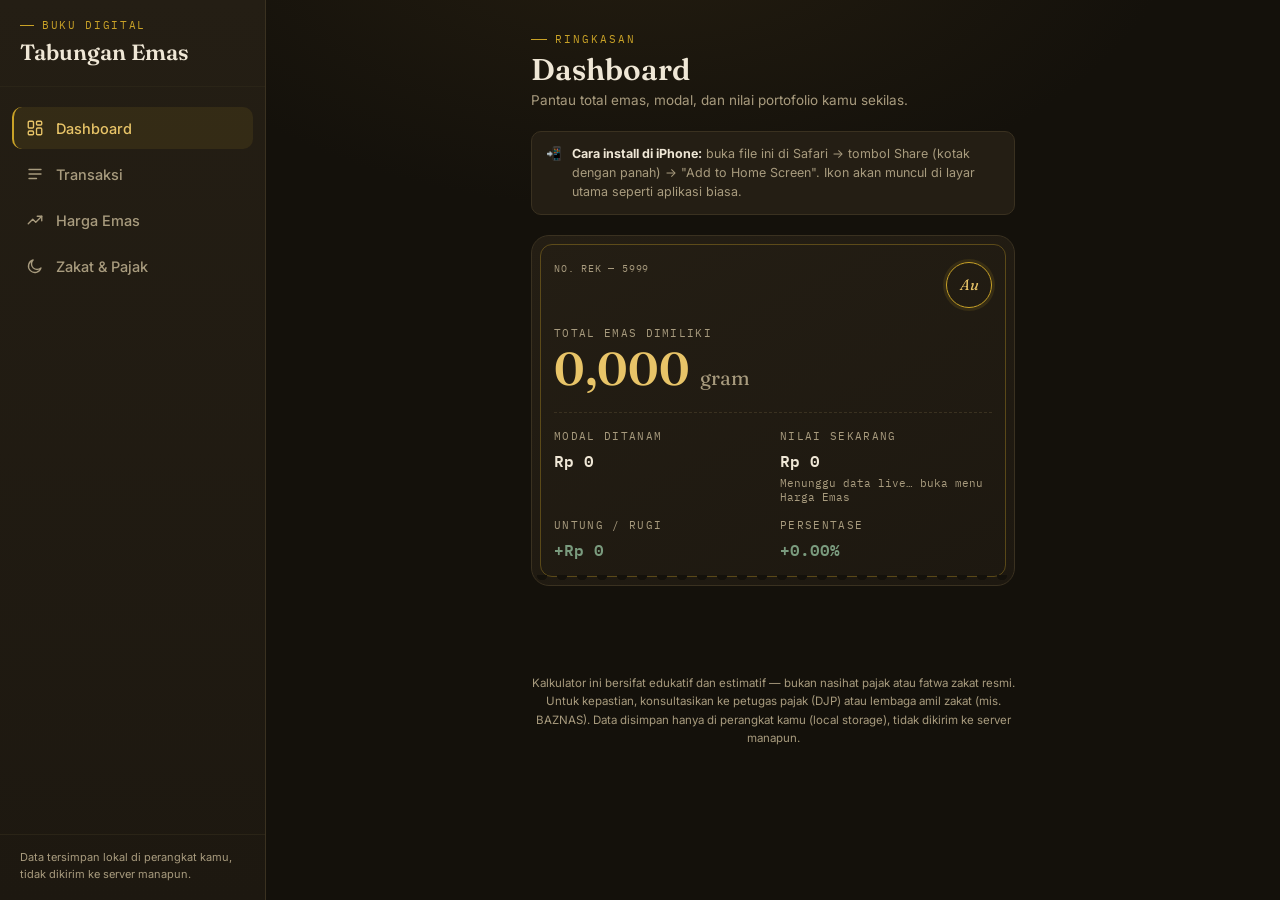
<file: tabungan-emas (2).html>
<!DOCTYPE html>
<html lang="id">
<head>
<meta charset="UTF-8">
<meta name="viewport" content="width=device-width, initial-scale=1, maximum-scale=1, viewport-fit=cover">
<meta name="apple-mobile-web-app-capable" content="yes">
<meta name="apple-mobile-web-app-status-bar-style" content="black-translucent">
<meta name="apple-mobile-web-app-title" content="Tabungan Emas">
<meta name="mobile-web-app-capable" content="yes">
<meta name="theme-color" content="#14110B">
<title>Buku Tabungan Emas</title>
<link rel="apple-touch-icon" href="data:image/svg+xml,%3Csvg xmlns='http://www.w3.org/2000/svg' viewBox='0 0 100 100'%3E%3Crect width='100' height='100' rx='22' fill='%2314110B'/%3E%3Ccircle cx='50' cy='50' r='30' fill='none' stroke='%23C9A227' stroke-width='4'/%3E%3Ctext x='50' y='60' font-size='34' text-anchor='middle' fill='%23E8C468' font-family='Georgia,serif'%3EAu%3C/text%3E%3C/svg%3E">
<link rel="preconnect" href="https://fonts.googleapis.com">
<link href="https://fonts.googleapis.com/css2?family=Fraunces:ital,opsz,wght@0,9..144,400;0,9..144,600;1,9..144,500&family=Inter:wght@400;500;600;700&family=IBM+Plex+Mono:wght@400;500;600&display=swap" rel="stylesheet">
<style>
  :root{
    --bg:#14110B;
    --bg-2:#0F0C08;
    --surface:#1D1810;
    --surface-2:#241E14;
    --border:#3A3120;
    --border-soft:#2A2417;
    --gold:#C9A227;
    --gold-bright:#E8C468;
    --ivory:#EFE7D6;
    --muted:#A89B7E;
    --green:#7A9B7E;
    --rust:#C06B4D;
    --radius:14px;
    --topbar-h:56px;
    --sidebar-w:266px;
  }
  *{box-sizing:border-box; -webkit-tap-highlight-color:transparent;}
  html,body{margin:0; padding:0;}
  body{
    background:
      radial-gradient(ellipse 900px 500px at 50% -10%, #241d10 0%, transparent 60%),
      var(--bg);
    color:var(--ivory);
    font-family:'Inter',-apple-system,sans-serif;
    min-height:100vh;
  }

  /* ---------- TOP BAR ---------- */
  .topbar{
    position:sticky; top:0; z-index:30;
    height:calc(var(--topbar-h) + env(safe-area-inset-top));
    padding-top:env(safe-area-inset-top);
    display:flex; align-items:center; gap:12px;
    padding-left:14px; padding-right:14px;
    background:rgba(20,17,11,.92);
    backdrop-filter:blur(10px);
    border-bottom:1px solid var(--border-soft);
  }
  .hamburger{
    width:38px; height:38px; border-radius:9px; border:1px solid var(--border);
    background:var(--surface); display:flex; align-items:center; justify-content:center;
    cursor:pointer; flex-shrink:0;
  }
  .hamburger svg{width:18px; height:18px; stroke:var(--gold-bright);}
  .topbar-title{font-family:'Fraunces',serif; font-weight:600; font-size:17px; color:var(--ivory);}
  .topbar-seal{
    margin-left:auto; width:30px; height:30px; border-radius:50%; border:1.5px solid var(--gold);
    display:flex; align-items:center; justify-content:center; font-family:'Fraunces',serif;
    font-style:italic; font-size:12px; color:var(--gold-bright); flex-shrink:0;
  }

  .storage-banner{
    display:none; font-size:11.5px; color:var(--rust); text-align:center; line-height:1.5;
    padding:8px 16px; background:rgba(192,107,77,.08); border-bottom:1px solid rgba(192,107,77,.25);
  }

  /* ---------- ADD TRANSACTION MODAL ---------- */
  .modal-backdrop{
    position:fixed; inset:0; background:rgba(0,0,0,.6); z-index:59;
    opacity:0; pointer-events:none; transition:opacity .25s;
  }
  .modal-backdrop.open{opacity:1; pointer-events:auto;}

  .modal-sheet{
    position:fixed; left:0; right:0; bottom:0; z-index:60; max-width:520px; margin:0 auto;
    background:linear-gradient(180deg, var(--surface-2), var(--surface));
    border:1px solid var(--border); border-bottom:none;
    border-top-left-radius:20px; border-top-right-radius:20px;
    max-height:88vh; overflow-y:auto;
    transform:translateY(100%);
    transition:transform .32s cubic-bezier(.4,0,.2,1);
    padding:8px 20px calc(22px + env(safe-area-inset-bottom));
  }
  .modal-sheet.open{transform:translateY(0);}
  .modal-handle{width:38px; height:4px; background:var(--border); border-radius:3px; margin:8px auto 14px;}
  .modal-header{display:flex; justify-content:space-between; align-items:center; margin-bottom:16px;}
  .modal-header h2{font-family:'Fraunces',serif; font-weight:600; font-size:19px; margin:0; color:var(--ivory);}
  .modal-close{
    width:32px; height:32px; border-radius:50%; border:1px solid var(--border);
    background:var(--surface); color:var(--muted); font-size:14px; cursor:pointer; flex-shrink:0;
  }

  @media(min-width:860px){
    .modal-sheet{
      left:50%; bottom:auto; top:50%; transform:translate(-50%,-45%); opacity:0; pointer-events:none;
      border-radius:18px; border-bottom:1px solid var(--border); width:480px; transition:transform .25s, opacity .25s;
    }
    .modal-sheet.open{transform:translate(-50%,-50%); opacity:1; pointer-events:auto;}
  }

  /* ---------- SIDEBAR ---------- */
  .backdrop{
    position:fixed; inset:0; background:rgba(0,0,0,.55); z-index:39;
    opacity:0; pointer-events:none; transition:opacity .25s;
  }
  .backdrop.open{opacity:1; pointer-events:auto;}

  .sidebar{
    position:fixed; top:0; bottom:0; left:0; width:var(--sidebar-w); z-index:40;
    background:linear-gradient(180deg, var(--surface-2), var(--surface));
    border-right:1px solid var(--border);
    transform:translateX(-100%);
    transition:transform .3s cubic-bezier(.4,0,.2,1);
    display:flex; flex-direction:column;
    padding-top:calc(18px + env(safe-area-inset-top));
    padding-bottom:calc(18px + env(safe-area-inset-bottom));
  }
  .sidebar.open{transform:translateX(0);}

  .sidebar-header{padding:0 20px 20px; border-bottom:1px solid var(--border-soft); margin-bottom:12px;}
  .sidebar-eyebrow{
    font-family:'IBM Plex Mono',monospace; font-size:10.5px; letter-spacing:.16em; text-transform:uppercase;
    color:var(--gold); display:flex; align-items:center; gap:8px; margin-bottom:6px;
  }
  .sidebar-eyebrow::before{content:''; width:14px; height:1px; background:var(--gold);}
  .sidebar-title{font-family:'Fraunces',serif; font-weight:600; font-size:22px; color:var(--ivory);}

  .menu{list-style:none; margin:0; padding:8px 12px; flex:1;}
  .menu-item{
    display:flex; align-items:center; gap:12px; padding:12px 12px; border-radius:10px;
    color:var(--muted); cursor:pointer; margin-bottom:4px; border-left:2px solid transparent;
    font-size:14.5px; font-weight:500;
  }
  .menu-item svg{width:18px; height:18px; stroke:currentColor; flex-shrink:0;}
  .menu-item:active{background:var(--surface);}
  .menu-item.active{
    color:var(--gold-bright); background:rgba(201,162,39,.1); border-left:2px solid var(--gold);
  }
  .sidebar-footer{padding:14px 20px 0; border-top:1px solid var(--border-soft); margin-top:8px;}
  .sidebar-footer p{font-size:11px; color:var(--muted); line-height:1.5; margin:0;}

  /* ---------- CONTENT ---------- */
  .content{max-width:520px; margin:0 auto; padding:22px 18px 60px;}
  .view{display:none;}
  .view.active{display:block; animation:fadeIn .25s ease;}
  @keyframes fadeIn{from{opacity:0; transform:translateY(4px);} to{opacity:1; transform:translateY(0);}}

  .view-eyebrow{
    font-family:'IBM Plex Mono',monospace; font-size:11px; letter-spacing:.18em; text-transform:uppercase;
    color:var(--gold); display:flex; align-items:center; gap:8px;
  }
  .view-eyebrow::before{content:''; width:16px; height:1px; background:var(--gold);}
  h1.title{
    font-family:'Fraunces',serif; font-weight:600; font-size:30px; line-height:1.08;
    margin:8px 0 4px; color:var(--ivory);
  }
  .subtitle{color:var(--muted); font-size:13.5px; margin:0 0 20px; line-height:1.5;}

  /* Certificate / signature element */
  .certificate{
    position:relative;
    background: linear-gradient(155deg, var(--surface-2), var(--surface));
    border:1px solid var(--border);
    border-radius:18px;
    padding:26px 22px 22px;
    margin-bottom:20px;
    overflow:hidden;
  }
  .certificate::before{
    content:'';
    position:absolute; inset:8px;
    border:1px solid rgba(201,162,39,.35);
    border-radius:12px;
    pointer-events:none;
  }
  .cert-perf{
    position:absolute; left:0; right:0; bottom:0; height:10px;
    background-image: radial-gradient(circle at 10px 0, var(--bg) 5px, transparent 5.5px);
    background-size: 20px 10px;
    background-repeat: repeat-x;
  }
  .cert-row{display:flex; justify-content:space-between; align-items:flex-start; gap:10px;}
  .cert-id{font-family:'IBM Plex Mono',monospace; font-size:10px; color:var(--muted); letter-spacing:.08em;}
  .cert-seal{
    width:46px; height:46px; border-radius:50%;
    border:1.5px solid var(--gold);
    display:flex; align-items:center; justify-content:center;
    font-family:'Fraunces',serif; font-style:italic; color:var(--gold-bright); font-size:15px;
    flex-shrink:0;
    box-shadow: 0 0 0 3px rgba(201,162,39,.12);
  }
  .cert-main{margin-top:18px;}
  .cert-label{font-size:11px; text-transform:uppercase; letter-spacing:.12em; color:var(--muted); font-family:'IBM Plex Mono',monospace;}
  .cert-gram{
    font-family:'Fraunces',serif; font-weight:600; font-size:46px; color:var(--gold-bright);
    line-height:1; margin:6px 0 2px;
  }
  .cert-gram span{font-size:20px; color:var(--muted); font-weight:400;}
  .cert-grid{display:grid; grid-template-columns:1fr 1fr; gap:14px; margin-top:20px; padding-top:16px; border-top:1px dashed var(--border);}
  .cert-metric .cert-label{margin-bottom:4px;}
  .cert-value{font-family:'IBM Plex Mono',monospace; font-size:16px; font-weight:600; color:var(--ivory);}
  .cert-value.pos{color:var(--green);}
  .cert-value.neg{color:var(--rust);}

  .card{
    background:var(--surface);
    border:1px solid var(--border-soft);
    border-radius:var(--radius);
    padding:20px;
    margin-bottom:16px;
  }
  .card h2{
    font-family:'Fraunces',serif; font-weight:600; font-size:19px; margin:0 0 4px; color:var(--ivory);
  }
  .card .hint{font-size:12.5px; color:var(--muted); margin:0 0 16px; line-height:1.5;}

  label{display:block; font-size:12px; color:var(--muted); margin-bottom:6px; font-family:'IBM Plex Mono',monospace; letter-spacing:.03em;}
  input[type=number], input[type=date], select{
    width:100%; background:var(--surface-2); border:1px solid var(--border);
    color:var(--ivory); padding:11px 12px; border-radius:9px; font-size:15px;
    font-family:'IBM Plex Mono',monospace; margin-bottom:14px;
  }
  input:focus, select:focus{outline:2px solid var(--gold); outline-offset:1px; border-color:var(--gold);}

  .seg{display:flex; background:var(--surface-2); border:1px solid var(--border); border-radius:9px; padding:3px; margin-bottom:14px;}
  .seg button{
    flex:1; background:transparent; border:none; color:var(--muted); padding:9px 4px;
    font-family:'Inter'; font-size:13px; font-weight:600; border-radius:6px; cursor:pointer;
  }
  .seg button.active{background:var(--gold); color:var(--bg-2);}

  .row2{display:grid; grid-template-columns:1fr 1fr; gap:12px;}

  .checkrow{display:flex; align-items:center; gap:10px; margin-bottom:12px;}
  .checkrow input[type=checkbox]{width:18px; height:18px; accent-color:var(--gold); margin:0;}
  .checkrow label{margin:0; color:var(--ivory); font-family:'Inter'; font-size:13.5px;}

  .btn{
    width:100%; background:var(--gold); color:var(--bg-2); border:none; padding:13px;
    border-radius:9px; font-weight:700; font-size:14.5px; cursor:pointer; font-family:'Inter';
    letter-spacing:.02em;
  }
  .btn:active{background:var(--gold-bright);}
  .btn-ghost{
    background:transparent; border:1px solid var(--border); color:var(--muted);
  }

  .tax-note{
    background:rgba(192,107,77,.08); border:1px solid rgba(192,107,77,.25);
    border-radius:9px; padding:10px 12px; font-size:12px; color:var(--rust); line-height:1.5; margin-top:6px;
  }

  /* Price board */
  .price-updated{font-size:10.5px; color:var(--muted); font-family:'IBM Plex Mono',monospace; margin-top:2px;}
  .price-actions{margin-top:10px; display:flex; gap:8px;}
  .btn-small{
    flex:1; background:transparent; border:1px solid var(--gold); color:var(--gold-bright);
    padding:9px 8px; border-radius:8px; font-size:12px; font-weight:600; cursor:pointer; font-family:'Inter';
    white-space:nowrap;
  }
  .btn-small:active{background:rgba(201,162,39,.12);}

  .live-price-row{display:flex; justify-content:space-between; align-items:center; gap:12px;}
  .live-price-value{font-family:'IBM Plex Mono',monospace; font-weight:600; font-size:24px; color:var(--gold-bright); margin:4px 0 2px;}

  /* Denomination table (Galeri24 live) */
  .denom-row{
    display:flex; justify-content:space-between; align-items:center;
    padding:11px 0; border-bottom:1px solid var(--border-soft); gap:10px;
  }
  .denom-row:last-child{border-bottom:none;}
  .denom-weight{
    font-family:'IBM Plex Mono',monospace; font-weight:600; font-size:13px; color:var(--gold-bright);
    background:var(--surface-2); border:1px solid var(--border); border-radius:7px;
    padding:5px 9px; flex-shrink:0; min-width:52px; text-align:center;
  }
  .denom-prices{flex:1; min-width:0;}
  .denom-jual{font-size:13.5px; color:var(--ivory); font-family:'IBM Plex Mono',monospace;}
  .denom-buyback{font-size:11px; color:var(--muted); font-family:'IBM Plex Mono',monospace; margin-top:1px;}
  .denom-out{font-size:12px; color:var(--muted); font-style:italic;}
  .denom-use{
    flex-shrink:0; background:transparent; border:1px solid var(--gold); color:var(--gold-bright);
    padding:7px 10px; border-radius:7px; font-size:11.5px; font-weight:600; cursor:pointer; font-family:'Inter';
  }
  .denom-use:active{background:rgba(201,162,39,.12);}

  /* Zakat */
  .nisab-bar{height:8px; background:var(--surface-2); border-radius:6px; overflow:hidden; margin:10px 0 8px; border:1px solid var(--border);}
  .nisab-fill{height:100%; background:linear-gradient(90deg, var(--gold), var(--gold-bright)); transition:width .4s;}
  .zakat-status{
    display:flex; align-items:center; gap:10px; padding:14px; border-radius:10px; margin-top:14px;
  }
  .zakat-status.due{background:rgba(122,155,126,.1); border:1px solid rgba(122,155,126,.3);}
  .zakat-status.wait{background:var(--surface-2); border:1px solid var(--border);}
  .zakat-dot{width:9px; height:9px; border-radius:50%; flex-shrink:0;}
  .zakat-status.due .zakat-dot{background:var(--green);}
  .zakat-status.wait .zakat-dot{background:var(--muted);}
  .zakat-text{font-size:13px; line-height:1.5;}
  .zakat-amount{font-family:'IBM Plex Mono',monospace; font-weight:600; color:var(--green); font-size:17px; margin-top:2px;}

  /* Pajak quick calc */
  .tax-result{
    display:flex; justify-content:space-between; align-items:center; margin-top:14px;
    padding:14px; border-radius:10px; background:var(--surface-2); border:1px solid var(--border);
  }
  .tax-result .cert-label{margin-bottom:4px;}
  .tax-result-amount{font-family:'IBM Plex Mono',monospace; font-weight:600; font-size:18px; color:var(--gold-bright);}
  .info-list{margin:0; padding-left:18px; font-size:12.5px; color:var(--muted); line-height:1.7;}

  /* History */
  .tx{display:flex; justify-content:space-between; align-items:center; padding:12px 0; border-bottom:1px solid var(--border-soft);}
  .tx:last-child{border-bottom:none;}
  .tx-left{display:flex; flex-direction:column; gap:2px;}
  .tx-type{font-size:13px; font-weight:600;}
  .tx-type.beli{color:var(--gold-bright);}
  .tx-type.jual{color:var(--rust);}
  .tx-date{font-size:11px; color:var(--muted); font-family:'IBM Plex Mono',monospace;}
  .tx-right{text-align:right; display:flex; align-items:center; gap:10px;}
  .tx-gram{font-family:'IBM Plex Mono',monospace; font-size:13.5px;}
  .tx-del{background:none; border:none; color:var(--muted); font-size:16px; cursor:pointer; padding:4px;}
  .empty{color:var(--muted); font-size:13px; text-align:center; padding:20px 0;}

  footer.legal{max-width:520px; margin:0 auto; padding:8px 18px 24px; color:var(--muted); font-size:11.5px; line-height:1.6; text-align:center;}

  .install-tip{
    display:flex; gap:10px; align-items:flex-start; background:var(--surface-2);
    border:1px solid var(--border); border-radius:10px; padding:12px 14px; margin-bottom:20px;
    font-size:12.5px; color:var(--muted); line-height:1.55;
  }
  .install-tip b{color:var(--ivory);}

  @media(min-width:860px){
    .hamburger{display:none;}
    .backdrop{display:none;}
    .sidebar{transform:translateX(0); position:sticky; top:0; height:100vh;}
    body{display:flex;}
    .app-main{flex:1; display:flex; flex-direction:column; min-width:0;}
    .topbar{display:none;}
    .content{padding-top:32px;}
  }
</style>
</head>
<body>

  <div class="backdrop" id="backdrop"></div>

  <div class="modal-backdrop" id="txModalBackdrop"></div>
  <div class="modal-sheet" id="txModal">
    <div class="modal-handle"></div>
    <div class="modal-header">
      <h2>Tambah Transaksi</h2>
      <button class="modal-close" id="btnCloseModal" aria-label="Tutup">✕</button>
    </div>
    <div class="modal-body">
      <div class="seg" id="segType">
        <button type="button" class="active" data-val="beli">Beli</button>
        <button type="button" data-val="jual">Jual</button>
      </div>

      <label for="txBrandSelect">Merek Emas</label>
      <select id="txBrandSelect">
        <option value="manual">Manual (isi sendiri)</option>
      </select>

      <label for="txDate">Tanggal</label>
      <input type="date" id="txDate">

      <div class="row2">
        <div>
          <label for="gramInput" id="gramLabel">Jumlah (gram)</label>
          <input type="number" id="gramInput" placeholder="0.5" step="0.001" inputmode="decimal">
          <select id="gramSelect" style="display:none;"></select>
        </div>
        <div>
          <label for="hargaPerGram">Harga/gram (Rp)</label>
          <input type="text" id="hargaPerGram" placeholder="1.850.000" inputmode="numeric">
        </div>
      </div>
      <p id="txHargaNote" style="display:none; font-size:11.5px; color:var(--muted); margin:-8px 0 14px; line-height:1.5;"></p>
      <p id="txTotalPreview" style="display:none; font-size:13px; color:var(--gold-bright); margin:-8px 0 16px; font-family:'IBM Plex Mono',monospace;"></p>

      <div class="checkrow">
        <input type="checkbox" id="applyTax">
        <label for="applyTax">Kenakan estimasi PPh Pasal 22 (beli emas batangan dari produsen)</label>
      </div>
      <div id="taxOptions" style="display:none;">
        <div class="seg" id="segNpwp">
          <button type="button" class="active" data-val="ya">Punya NPWP (0,25%)</button>
          <button type="button" data-val="tidak">Tanpa NPWP (0,45%)</button>
        </div>
        <div class="tax-note">Estimasi saja. PPh 22 umumnya berlaku untuk pembelian emas batangan langsung dari badan usaha produsen/penambang (mis. Antam) dan bisa dikreditkan di SPT Tahunan bila kamu wajib pajak. Aplikasi tabungan emas digital (Pegadaian, marketplace, dll) punya skema harga yang mungkin berbeda — cek syarat &amp; ketentuan penyedia masing-masing.</div>
      </div>

      <button class="btn" id="btnAdd" style="margin-top:6px;">Simpan Transaksi</button>
      <p id="formMsg" style="display:none; font-size:12px; color:var(--rust); margin:10px 0 0; text-align:center;"></p>
    </div>
  </div>

  <nav class="sidebar" id="sidebar">
    <div class="sidebar-header">
      <div class="sidebar-eyebrow">Buku Digital</div>
      <div class="sidebar-title">Tabungan Emas</div>
    </div>
    <ul class="menu" id="menu">
      <li class="menu-item active" data-view="dashboard">
        <svg viewBox="0 0 24 24" fill="none" stroke-width="1.8" stroke-linecap="round" stroke-linejoin="round"><rect x="3" y="3" width="7" height="9" rx="1.5"/><rect x="14" y="3" width="7" height="5" rx="1.5"/><rect x="14" y="12" width="7" height="9" rx="1.5"/><rect x="3" y="16" width="7" height="5" rx="1.5"/></svg>
        <span>Dashboard</span>
      </li>
      <li class="menu-item" data-view="riwayat">
        <svg viewBox="0 0 24 24" fill="none" stroke-width="1.8" stroke-linecap="round" stroke-linejoin="round"><path d="M4 6h16M4 12h16M4 18h10"/></svg>
        <span>Transaksi</span>
      </li>
      <li class="menu-item" data-view="harga">
        <svg viewBox="0 0 24 24" fill="none" stroke-width="1.8" stroke-linecap="round" stroke-linejoin="round"><path d="M3 17l6-6 4 4 8-8"/><path d="M15 7h6v6"/></svg>
        <span>Harga Emas</span>
      </li>
      <li class="menu-item" data-view="zakat">
        <svg viewBox="0 0 24 24" fill="none" stroke-width="1.8" stroke-linecap="round" stroke-linejoin="round"><path d="M20 14.5A8.5 8.5 0 1 1 9.5 4a7 7 0 0 0 10.5 10.5Z"/></svg>
        <span>Zakat &amp; Pajak</span>
      </li>
    </ul>
    <div class="sidebar-footer">
      <p>Data tersimpan lokal di perangkat kamu, tidak dikirim ke server manapun.</p>
    </div>
  </nav>

  <div class="app-main">
    <div class="topbar">
      <div class="hamburger" id="btnHamburger">
        <svg viewBox="0 0 24 24" fill="none" stroke-width="2" stroke-linecap="round"><path d="M4 7h16M4 12h16M4 17h16"/></svg>
      </div>
      <div class="topbar-title" id="topbarTitle">Dashboard</div>
      <div class="topbar-seal">Au</div>
    </div>

    <div class="storage-banner" id="storageWarning">
      ⚠️ Penyimpanan otomatis tidak tersedia di tampilan ini. Data akan hilang saat halaman ditutup — buka file lewat Safari langsung (bukan preview chat) supaya data tersimpan permanen.
    </div>

    <div class="content">

      <!-- ============ DASHBOARD ============ -->
      <section class="view active" data-view="dashboard">
        <div class="view-eyebrow">Ringkasan</div>
        <h1 class="title">Dashboard</h1>
        <p class="subtitle">Pantau total emas, modal, dan nilai portofolio kamu sekilas.</p>

        <div class="install-tip" id="installTip">
          <span>📲</span>
          <div><b>Cara install di iPhone:</b> buka file ini di Safari → tombol Share (kotak dengan panah) → "Add to Home Screen". Ikon akan muncul di layar utama seperti aplikasi biasa.</div>
        </div>

        <div class="certificate">
          <div class="cert-row">
            <div><div class="cert-id" id="certId">NO. REK — 0000</div></div>
            <div class="cert-seal">Au</div>
          </div>
          <div class="cert-main">
            <div class="cert-label">Total Emas Dimiliki</div>
            <div class="cert-gram" id="totalGram">0,000 <span>gram</span></div>
          </div>
          <div class="cert-grid">
            <div class="cert-metric">
              <div class="cert-label">Modal Ditanam</div>
              <div class="cert-value" id="totalModal">Rp 0</div>
            </div>
            <div class="cert-metric">
              <div class="cert-label">Nilai Sekarang</div>
              <div class="cert-value" id="totalNilai">Rp 0</div>
              <div class="price-updated" id="nilaiSekarangSource">Menunggu data live…</div>
            </div>
            <div class="cert-metric">
              <div class="cert-label">Untung / Rugi</div>
              <div class="cert-value" id="untungRugi">Rp 0</div>
            </div>
            <div class="cert-metric">
              <div class="cert-label">Persentase</div>
              <div class="cert-value" id="persenUR">0%</div>
            </div>
          </div>
          <div class="cert-perf"></div>
        </div>
      </section>

      <!-- ============ RIWAYAT TRANSAKSI ============ -->
      <section class="view" data-view="riwayat">
        <div class="view-eyebrow">Jejak Rekam</div>
        <h1 class="title">Transaksi</h1>
        <p class="subtitle">Semua catatan beli dan jual emas kamu, terurut dari yang terbaru.</p>

        <button class="btn" id="btnOpenAddModal" style="margin-bottom:16px;">+ Tambah Transaksi</button>

        <div class="card">
          <div id="txList"><div class="empty">Belum ada transaksi tersimpan.</div></div>
        </div>

        <button class="btn btn-ghost" id="btnReset">Hapus Semua Data</button>
      </section>

      <!-- ============ HARGA EMAS ============ -->
      <section class="view" data-view="harga">
        <div class="view-eyebrow">Pantau Pasar</div>
        <h1 class="title">Harga Emas</h1>
        <p class="subtitle">Papan harga per merek yang kamu perbarui sendiri, plus tautan cepat ke sumber resmi untuk cek angka terbaru.</p>

        <div class="install-tip" id="liveInfoTip">
          <span>📡</span>
          <div>Harga emas <b>dunia</b> (spot internasional) ditarik otomatis lewat internet dan dikonversi ke Rupiah pakai kurs terkini. Ini beda dengan harga retail Antam/UBS/Galeri24/dll yang punya tambahan ongkos cetak &amp; margin toko — jadi harga per merek di bawah tetap perlu kamu cocokkan manual dari tautan resmi.</div>
        </div>

        <div class="card">
          <h2>Harga Emas Dunia <span style="color:var(--green); font-size:11px; font-family:'IBM Plex Mono',monospace; vertical-align:middle;">● LIVE</span></h2>
          <p class="hint">Spot XAU/USD dikonversi ke Rupiah per gram, ditarik otomatis dari internet.</p>
          <div class="live-price-row">
            <div>
              <div class="cert-label">Estimasi per gram (24K)</div>
              <div class="live-price-value" id="liveSpotIdr">—</div>
              <div class="price-updated" id="liveSpotMeta">Belum ditarik</div>
            </div>
            <button class="btn-small" id="btnRefreshLive" style="flex:none; width:auto; padding:9px 14px;">🔄 Tarik Ulang</button>
          </div>
          <p id="liveSpotError" style="display:none; font-size:12px; color:var(--rust); margin-top:10px; line-height:1.5;"></p>
        </div>

        <div class="card">
          <h2>Papan Harga Galeri 24 <span style="color:var(--green); font-size:11px; font-family:'IBM Plex Mono',monospace; vertical-align:middle;">● LIVE</span></h2>
          <p class="hint">Harga jual &amp; buyback per denominasi berat, ditarik otomatis dari galeri24.co.id (lewat API pihak ketiga <em>logam-mulia-api</em>, disalurkan lewat CORS proxy publik karena API tersebut belum mendukung akses langsung dari browser).</p>

          <div class="row2" style="margin-bottom:4px;">
            <div>
              <label for="galeriBrandSelect">Merek</label>
              <select id="galeriBrandSelect"></select>
            </div>
            <div style="display:flex; align-items:flex-end; gap:8px; margin-bottom:14px;">
              <button class="btn-small" id="btnRefreshGaleri" style="flex:1;">🔄 Tarik Ulang</button>
            </div>
          </div>
          <div class="price-updated" id="galeriMeta" style="margin-bottom:12px;">Belum ditarik</div>

          <div id="galeriTable"></div>
          <p id="galeriError" style="display:none; font-size:12px; color:var(--rust); margin-top:10px; line-height:1.5;"></p>
        </div>
      </section>

      <!-- ============ ZAKAT & PAJAK ============ -->
      <section class="view" data-view="zakat">
        <div class="view-eyebrow">Kewajiban</div>
        <h1 class="title">Zakat &amp; Pajak</h1>
        <p class="subtitle">Estimasi zakat emas dan pajak pembelian, dihitung dari data tabungan kamu.</p>

        <div class="card">
          <h2>Zakat Emas</h2>
          <p class="hint">Nisab 85 gram emas murni, kadar 2,5%, wajib jika kepemilikan sudah mencapai nisab dan tersimpan genap 1 tahun (haul).</p>

          <div class="checkrow">
            <input type="checkbox" id="perhiasanDipakai">
            <label for="perhiasanDipakai">Emas ini perhiasan yang dipakai sehari-hari (bukan simpanan/investasi)</label>
          </div>

          <label>Progres menuju nisab (85 gram)</label>
          <div class="nisab-bar"><div class="nisab-fill" id="nisabFill" style="width:0%"></div></div>
          <div style="display:flex; justify-content:space-between; font-size:11.5px; color:var(--muted); font-family:'IBM Plex Mono',monospace;">
            <span id="nisabCurrent">0 g</span>
            <span>85 g</span>
          </div>

          <div class="zakat-status wait" id="zakatStatus">
            <div class="zakat-dot"></div>
            <div class="zakat-text" id="zakatText">Belum ada data transaksi.</div>
          </div>
        </div>

        <div class="card">
          <h2>Kalkulator Cepat Pajak</h2>
          <p class="hint">Estimasi PPh Pasal 22 untuk satu transaksi pembelian emas batangan, tanpa perlu menyimpannya sebagai catatan.</p>

          <label for="taxCalcNominal">Nominal pembelian (Rp)</label>
          <input type="text" id="taxCalcNominal" placeholder="1.000.000" inputmode="numeric">

          <div class="seg" id="segTaxCalc">
            <button type="button" class="active" data-val="ya">Punya NPWP (0,25%)</button>
            <button type="button" data-val="tidak">Tanpa NPWP (0,45%)</button>
          </div>

          <div class="tax-result">
            <div>
              <div class="cert-label">Estimasi PPh 22</div>
              <div class="tax-result-amount" id="taxCalcResult">Rp 0</div>
            </div>
          </div>

          <p class="hint" style="margin:16px 0 8px;">Beberapa hal penting seputar pajak emas:</p>
          <ul class="info-list">
            <li>PPh 22 dipungut oleh badan usaha produsen/penambang saat penjualan emas batangan.</li>
            <li>Tarif 0,25% berlaku bagi pembeli ber-NPWP, 0,45% bagi yang tidak ber-NPWP.</li>
            <li>Pajak ini umumnya bisa dikreditkan dalam SPT Tahunan bagi wajib pajak orang pribadi.</li>
            <li>Emas perhiasan dan platform tabungan emas digital dapat memiliki skema pajak berbeda.</li>
          </ul>
        </div>
      </section>

    </div>

    <footer class="legal">
      Kalkulator ini bersifat edukatif dan estimatif — bukan nasihat pajak atau fatwa zakat resmi.
      Untuk kepastian, konsultasikan ke petugas pajak (DJP) atau lembaga amil zakat (mis. BAZNAS).
      Data disimpan hanya di perangkat kamu (local storage), tidak dikirim ke server manapun.
    </footer>
  </div>

<script>
(function(){
  const $ = id => document.getElementById(id);
  const fmtRp = n => 'Rp ' + Math.round(n).toLocaleString('id-ID');
  const fmtGram = n => n.toLocaleString('id-ID',{minimumFractionDigits:3, maximumFractionDigits:3});
  const todayISO = () => new Date().toISOString().slice(0,10);

  function parseRupiah(str){
    if(!str) return 0;
    const digits = String(str).replace(/[^0-9]/g, '');
    return digits ? parseInt(digits, 10) : 0;
  }
  function getRupiahValue(id){
    return parseRupiah($(id).value);
  }
  function setRupiahValue(id, num){
    $(id).value = num ? Math.round(num).toLocaleString('id-ID') : '';
  }
  function attachRupiahFormatting(id){
    const el = $(id);
    el.addEventListener('input', ()=>{
      const cursorFromEnd = el.value.length - el.selectionStart;
      const raw = parseRupiah(el.value);
      el.value = raw ? raw.toLocaleString('id-ID') : '';
      const newPos = Math.max(el.value.length - cursorFromEnd, 0);
      el.setSelectionRange(newPos, newPos);
    });
  }

  $('txDate').value = todayISO();
  $('certId').textContent = 'NO. REK — ' + Math.floor(1000+Math.random()*9000);

  /* ---------- Sidebar / navigation ---------- */
  const menuLabels = {dashboard:'Dashboard', riwayat:'Transaksi', harga:'Harga Emas', zakat:'Zakat & Pajak'};
  const sidebar = $('sidebar');
  const backdrop = $('backdrop');

  function openSidebar(){ sidebar.classList.add('open'); backdrop.classList.add('open'); }
  function closeSidebar(){ sidebar.classList.remove('open'); backdrop.classList.remove('open'); }

  $('btnHamburger').addEventListener('click', ()=>{
    sidebar.classList.contains('open') ? closeSidebar() : openSidebar();
  });
  backdrop.addEventListener('click', closeSidebar);

  /* ---------- Add-transaction modal ---------- */
  const txModal = $('txModal');
  const txModalBackdrop = $('txModalBackdrop');

  function openTxModal(){
    txModal.classList.add('open');
    txModalBackdrop.classList.add('open');
  }
  function closeTxModal(){
    txModal.classList.remove('open');
    txModalBackdrop.classList.remove('open');
  }
  txModalBackdrop.addEventListener('click', closeTxModal);
  $('btnCloseModal').addEventListener('click', closeTxModal);
  $('btnOpenAddModal').addEventListener('click', openTxModal);

  function switchView(view){
    document.querySelectorAll('.view').forEach(v=> v.classList.toggle('active', v.dataset.view===view));
    document.querySelectorAll('.menu-item').forEach(m=> m.classList.toggle('active', m.dataset.view===view));
    $('topbarTitle').textContent = menuLabels[view] || 'Dashboard';
    closeSidebar();
    window.scrollTo(0,0);
  }
  document.querySelectorAll('.menu-item').forEach(item=>{
    item.addEventListener('click', ()=> switchView(item.dataset.view));
  });

  /* ---------- Storage (safe) ---------- */
  const STORAGE_KEY = 'emasTransactions_v1';
  let storageOK = true;

  function loadState(){
    try{
      const raw = localStorage.getItem(STORAGE_KEY);
      return raw ? JSON.parse(raw) : [];
    }catch(e){
      storageOK = false;
      return [];
    }
  }

  let state = loadState();
  let txType = 'beli';
  let npwp = 'ya';
  let taxCalcNpwp = 'ya';

  function save(){
    try{
      localStorage.setItem(STORAGE_KEY, JSON.stringify(state));
    }catch(e){
      storageOK = false;
    }
    render();
  }

  /* ---------- Live world gold price (auto, via internet) ---------- */
  const GRAM_PER_TROY_OZ = 31.1034768;
  let liveGold = null;      // {xauUsd, usdIdr, idrPerGram, updatedAt}
  let liveFetching = false;

  function renderLiveGold(errMsg){
    const valEl = $('liveSpotIdr');
    const metaEl = $('liveSpotMeta');
    const errEl = $('liveSpotError');
    const btn = $('btnRefreshLive');
    if(!valEl) return; // view not in DOM yet, ignore

    btn.textContent = liveFetching ? 'Menarik…' : '🔄 Tarik Ulang';
    btn.disabled = liveFetching;

    if(liveGold){
      valEl.textContent = fmtRp(liveGold.idrPerGram);
      metaEl.textContent = 'Diperbarui ' + new Date(liveGold.updatedAt).toLocaleString('id-ID',{dateStyle:'medium', timeStyle:'short'}) + ' · kurs 1 USD ≈ ' + fmtRp(liveGold.usdIdr);
    } else {
      valEl.textContent = '—';
      metaEl.textContent = liveFetching ? 'Menarik data dari internet…' : 'Belum ditarik';
    }

    if(errMsg){
      errEl.textContent = errMsg;
      errEl.style.display = 'block';
    } else {
      errEl.style.display = 'none';
    }
  }

  async function fetchLiveGold(onDone){
    if(liveFetching) return;
    liveFetching = true;
    renderLiveGold();

    let xauUsd, usdIdr;
    let goldError = null, fxError = null;

    const controller = new AbortController();
    const timeout = setTimeout(()=> controller.abort(), 10000);

    try{
      const goldRes = await fetch('https://api.gold-api.com/price/XAU', {signal: controller.signal});
      if(!goldRes.ok) throw new Error('status ' + goldRes.status);
      const goldData = await goldRes.json();
      xauUsd = goldData?.price;
      if(!xauUsd) throw new Error('format tidak dikenali');
    }catch(e){
      goldError = e;
    }

    try{
      const fxRes = await fetch('https://open.er-api.com/v6/latest/USD', {signal: controller.signal});
      if(!fxRes.ok) throw new Error('status ' + fxRes.status);
      const fxData = await fxRes.json();
      usdIdr = fxData?.rates?.IDR;
      if(!usdIdr) throw new Error('format tidak dikenali');
    }catch(e){
      fxError = e;
    }

    clearTimeout(timeout);
    liveFetching = false;

    if(xauUsd && usdIdr){
      liveGold = {
        xauUsd, usdIdr,
        idrPerGram: (xauUsd / GRAM_PER_TROY_OZ) * usdIdr,
        updatedAt: new Date().toISOString()
      };
      renderLiveGold();
    } else {
      const parts = [];
      if(goldError) parts.push('harga emas (gold-api.com)');
      if(fxError) parts.push('kurs USD→IDR (open.er-api.com)');
      let msg = 'Gagal menarik ' + parts.join(' dan ') + '. ';
      if(controller.signal.aborted){
        msg = 'Waktu tunggu habis — cek koneksi internet kamu lalu tap "Tarik Ulang". ';
      } else {
        msg += 'Kemungkinan browser/koneksi kamu memblokir permintaan ke server ini (coba buka DevTools → tab Console/Network untuk detail error), atau server sedang bermasalah. ';
      }
      msg += 'Kamu tetap bisa isi harga manual di papan di bawah.';
      renderLiveGold(msg);
    }
    if(onDone) onDone();
  }

  const btnRefreshLive = $('btnRefreshLive');
  if(btnRefreshLive) btnRefreshLive.addEventListener('click', ()=> fetchLiveGold());

  /* ---------- Dashboard valuation reference (brand + weight from Galeri24 board) ---------- */
  const DASHBOARD_REF_KEY = 'emasDashboardRef_v1';

  function loadDashboardRef(){
    try{
      const raw = localStorage.getItem(DASHBOARD_REF_KEY);
      if(raw) return JSON.parse(raw);
    }catch(e){}
    return { brand: 'GALERI 24', weight: 1 };
  }
  let dashboardRef = loadDashboardRef();

  function setDashboardRef(brand, weight){
    dashboardRef = { brand, weight };
    try{ localStorage.setItem(DASHBOARD_REF_KEY, JSON.stringify(dashboardRef)); }catch(e){}
  }

  function getReferenceGaleriPrice(){
    if(!galeriLive || !galeriLive.brands) return null;

    const tryBrand = (brandName, weight)=>{
      const data = galeriLive.brands[brandName];
      if(!data) return null;
      const row = data.find(r=> r.weight === weight && r.buyback > 0);
      return row ? row : null;
    };

    let row = tryBrand(dashboardRef.brand, dashboardRef.weight);
    let brandUsed = dashboardRef.brand, weightUsed = dashboardRef.weight;

    // fallback: same brand, any weight with buyback available
    if(!row && galeriLive.brands[dashboardRef.brand]){
      const withStock = galeriLive.brands[dashboardRef.brand].filter(r=> r.buyback>0);
      if(withStock.length){ row = withStock[0]; weightUsed = row.weight; }
    }
    // fallback: default GALERI 24 @1g
    if(!row){
      row = tryBrand('GALERI 24', 1);
      if(row){ brandUsed = 'GALERI 24'; weightUsed = 1; }
    }
    // fallback: any brand/weight with buyback available at all
    if(!row){
      for(const [name, data] of Object.entries(galeriLive.brands)){
        const withStock = data.filter(r=> r.buyback>0);
        if(withStock.length){ row = withStock[0]; brandUsed = name; weightUsed = row.weight; break; }
      }
    }
    if(!row) return null;
    return {
      perGram: row.buyback / weightUsed,
      brand: brandUsed,
      weight: weightUsed,
      recordedDate: galeriLive.recordedDate
    };
  }

  /* ---------- Galeri24 live price board (per denomination) ---------- */
  const GALERI_CACHE_KEY = 'emasGaleriLive_v2';
  const GALERI_BRAND_ORDER = ['GALERI 24','ANTAM','UBS','ANTAM MULIA RETRO','ANTAM NON PEGADAIAN','LOTUS ARCHI','DINAR G24'];

  function loadGaleriCache(){
    try{
      const raw = localStorage.getItem(GALERI_CACHE_KEY);
      return raw ? JSON.parse(raw) : null;
    }catch(e){ return null; }
  }
  function saveGaleriCache(){
    try{ localStorage.setItem(GALERI_CACHE_KEY, JSON.stringify(galeriLive)); }catch(e){}
  }

  let galeriLive = loadGaleriCache();
  let galeriFetching = false;
  let selectedGaleriBrand = null;

  function sortBrandNames(names){
    return names.sort((a,b)=>{
      const ia = GALERI_BRAND_ORDER.indexOf(a);
      const ib = GALERI_BRAND_ORDER.indexOf(b);
      if(ia===-1 && ib===-1) return a.localeCompare(b);
      if(ia===-1) return 1;
      if(ib===-1) return -1;
      return ia-ib;
    });
  }

  function populateGaleriBrandSelect(){
    const sel = $('galeriBrandSelect');
    if(!galeriLive || !galeriLive.brands){ sel.innerHTML = '<option>—</option>'; return; }
    const names = sortBrandNames(Object.keys(galeriLive.brands));
    if(!selectedGaleriBrand || !names.includes(selectedGaleriBrand)){
      selectedGaleriBrand = names[0];
    }
    sel.innerHTML = names.map(n=> `<option value="${n}" ${n===selectedGaleriBrand?'selected':''}>${n}</option>`).join('');
  }

  function renderGaleriTable(){
    const box = $('galeriTable');
    const metaEl = $('galeriMeta');
    const btn = $('btnRefreshGaleri');

    btn.textContent = galeriFetching ? 'Menarik…' : '🔄 Tarik Ulang';
    btn.disabled = galeriFetching;

    if(!galeriLive || !galeriLive.brands){
      box.innerHTML = '<div class="empty">Belum ada data. Tap "Tarik Ulang".</div>';
      metaEl.textContent = galeriFetching ? 'Menarik data dari internet…' : 'Belum ditarik';
      return;
    }

    metaEl.textContent = 'Data per ' + galeriLive.recordedDate + ' · ditarik ' +
      new Date(galeriLive.fetchedAt).toLocaleString('id-ID',{dateStyle:'medium', timeStyle:'short'});

    const rows = (galeriLive.brands[selectedGaleriBrand] || []).filter(r=> r.sell>0 || r.buyback>0);
    if(rows.length===0){
      box.innerHTML = '<div class="empty">Tidak ada data denominasi untuk merek ini saat ini.</div>';
      return;
    }

    box.innerHTML = rows.map(r=>{
      const canUse = r.buyback>0;
      const isActive = dashboardRef.brand === selectedGaleriBrand && dashboardRef.weight === r.weight;
      return `
        <div class="denom-row">
          <div class="denom-weight">${r.weight} g</div>
          <div class="denom-prices">
            ${r.sell>0 ? `<div class="denom-jual">${fmtRp(r.sell)}</div>` : `<div class="denom-out">Stok kosong</div>`}
            ${r.buyback>0 ? `<div class="denom-buyback">Buyback ${fmtRp(r.buyback)}</div>` : ''}
          </div>
          ${canUse ? `<button class="denom-use" data-weight="${r.weight}">${isActive ? '✓ Acuan Dashboard' : 'Pakai untuk Dashboard'}</button>` : ''}
        </div>
      `;
    }).join('');

    box.querySelectorAll('.denom-use').forEach(useBtn=>{
      useBtn.addEventListener('click', ()=>{
        const w = parseFloat(useBtn.dataset.weight);
        const row = (galeriLive.brands[selectedGaleriBrand] || []).find(r=> r.weight === w);
        if(!row || !row.buyback) return;
        setDashboardRef(selectedGaleriBrand, w);
        renderGaleriTable();
        render();
        switchView('dashboard');
      });
    });
  }

  const GALERI_TARGET_URL = 'https://logam-mulia-api.iamutaki.workers.dev/api/prices/galeri24';
  const CORS_PROXIES = [
    (url)=> 'https://api.allorigins.win/raw?url=' + encodeURIComponent(url),
    (url)=> 'https://api.codetabs.com/v1/proxy/?quest=' + encodeURIComponent(url)
  ];

  async function fetchJsonViaProxies(targetUrl, signal){
    let lastErr;
    for(const buildUrl of CORS_PROXIES){
      try{
        const res = await fetch(buildUrl(targetUrl), {signal});
        if(!res.ok) throw new Error('status ' + res.status);
        return await res.json();
      }catch(e){
        lastErr = e;
      }
    }
    throw lastErr || new Error('Semua proxy gagal');
  }

  async function fetchGaleriLive(){
    if(galeriFetching) return;
    galeriFetching = true;
    renderGaleriTable();

    const errEl = $('galeriError');
    try{
      const controller = new AbortController();
      const timeout = setTimeout(()=> controller.abort(), 15000);
      const json = await fetchJsonViaProxies(GALERI_TARGET_URL, controller.signal);
      clearTimeout(timeout);
      if(!json.success || !Array.isArray(json.data)) throw new Error('format tidak dikenali');

      const brands = {};
      let recordedDate = '';
      json.data.forEach(item=>{
        const name = item.materialType;
        if(!brands[name]) brands[name] = [];
        brands[name].push({weight: item.weight, sell: item.sellPrice, buyback: item.buybackPrice});
        recordedDate = item.recordedDate || recordedDate;
      });
      Object.keys(brands).forEach(k=> brands[k].sort((a,b)=> a.weight-b.weight));

      galeriLive = {brands, recordedDate, fetchedAt: new Date().toISOString()};
      saveGaleriCache();
      errEl.style.display = 'none';
    }catch(e){
      const msg = e.name === 'AbortError'
        ? 'Waktu tunggu habis — cek koneksi internet, lalu tap "Tarik Ulang" lagi.'
        : 'Server sumber data atau proxy-nya sedang sibuk/dibatasi. ' + (galeriLive ? 'Menampilkan data tersimpan terakhir — coba "Tarik Ulang" beberapa saat lagi.' : 'Coba lagi dalam beberapa menit, atau isi manual di kartu bawah.');
      errEl.textContent = msg;
      errEl.style.display = 'block';
    }

    galeriFetching = false;
    populateGaleriBrandSelect();
    populateTxBrandSelect();
    renderGaleriTable();
    render();
  }

  $('galeriBrandSelect').addEventListener('change', (e)=>{
    selectedGaleriBrand = e.target.value;
    renderGaleriTable();
  });
  $('btnRefreshGaleri').addEventListener('click', fetchGaleriLive);

  function seg(id, onChange){
    const el = $(id);
    el.querySelectorAll('button').forEach(btn=>{
      btn.addEventListener('click', ()=>{
        el.querySelectorAll('button').forEach(b=>b.classList.remove('active'));
        btn.classList.add('active');
        onChange(btn.dataset.val);
      });
    });
  }
  seg('segType', v=>{ txType = v; updateTxHargaFromBrand(); });
  seg('segNpwp', v=> npwp = v);
  seg('segTaxCalc', v=>{ taxCalcNpwp = v; renderTaxCalc(); });

  $('applyTax').addEventListener('change', e=>{
    $('taxOptions').style.display = e.target.checked ? 'block':'none';
  });

  /* ---------- Auto-fill harga/gram in modal from brand + date ---------- */
  let selectedTxBrand = 'manual';
  const txHistoryCache = {};

  function populateTxBrandSelect(){
    const sel = $('txBrandSelect');
    const current = sel.value || 'manual';
    let options = '<option value="manual">Manual (isi sendiri)</option>';
    if(galeriLive && galeriLive.brands){
      const names = sortBrandNames(Object.keys(galeriLive.brands));
      options += names.map(n=> `<option value="${n}">${n}</option>`).join('');
    }
    sel.innerHTML = options;
    sel.value = [...sel.options].some(o=> o.value===current) ? current : 'manual';
    selectedTxBrand = sel.value;
    updateGramFieldMode();
  }

  function updateGramFieldMode(){
    const gramInput = $('gramInput');
    const gramSelect = $('gramSelect');
    const label = $('gramLabel');

    if(selectedTxBrand === 'manual'){
      gramInput.style.display = 'block';
      gramSelect.style.display = 'none';
      label.textContent = 'Jumlah (gram)';
      return;
    }

    label.textContent = 'Denominasi (gram)';
    gramInput.style.display = 'none';
    gramSelect.style.display = 'block';

    const brandData = galeriLive.brands[selectedTxBrand] || [];
    const weights = [...new Set(brandData.map(r=> r.weight))].sort((a,b)=> a-b);
    const currentVal = parseFloat(gramSelect.value);
    gramSelect.innerHTML = weights.map(w=> `<option value="${w}">${w} g</option>`).join('');
    if(weights.includes(currentVal)) gramSelect.value = currentVal;
    else {
      const withStock = brandData.filter(r=> r.sell>0).map(r=> r.weight);
      gramSelect.value = withStock.includes(1) ? 1 : (withStock[0] ?? weights[0]);
    }
  }

  function pickReferenceWeight(brandData, preferredWeight){
    const withStock = brandData.filter(r=> r.sell>0);
    if(preferredWeight && withStock.some(r=> r.weight===preferredWeight)) return preferredWeight;
    const one = withStock.find(r=> r.weight===1);
    if(one) return 1;
    if(withStock.length) return withStock[0].weight;
    return brandData.length ? brandData[0].weight : 1;
  }

  function showTxHargaNote(msg){
    const el = $('txHargaNote');
    el.textContent = msg;
    el.style.display = msg ? 'block' : 'none';
  }

  function showTxTotalPreview(){
    const el = $('txTotalPreview');
    const gram = getCurrentGram();
    const harga = getRupiahValue('hargaPerGram');
    if(gram && harga){
      el.textContent = 'Estimasi total: ' + fmtRp(gram * harga);
      el.style.display = 'block';
    } else {
      el.style.display = 'none';
    }
  }

  async function updateTxHargaFromBrand(){
    if(selectedTxBrand === 'manual' || !galeriLive || !galeriLive.brands){
      showTxHargaNote('');
      showTxTotalPreview();
      return;
    }
    const brandData = galeriLive.brands[selectedTxBrand] || [];
    if(brandData.length === 0){ showTxHargaNote(''); return; }

    const date = $('txDate').value || todayISO();
    const refWeight = parseFloat($('gramSelect').value) || pickReferenceWeight(brandData, null);
    const priceField = txType === 'jual' ? 'buyback' : 'sell';
    const priceFieldHistory = txType === 'jual' ? 'buybackPrice' : 'sellPrice';
    const priceLabel = txType === 'jual' ? 'buyback' : 'jual';

    showTxHargaNote('Mengambil harga ' + selectedTxBrand + '…');

    let price = null, recordedDateUsed = null;

    if(date === todayISO()){
      const row = brandData.find(r=> r.weight === refWeight);
      if(row && row[priceField] > 0){ price = row[priceField]; recordedDateUsed = galeriLive.recordedDate; }
    }

    if(!price){
      const cacheKey = selectedTxBrand + '|' + refWeight;
      try{
        let history = txHistoryCache[cacheKey];
        if(!history){
          const target = 'https://logam-mulia-api.iamutaki.workers.dev/api/prices/galeri24/history?materialType=' +
            encodeURIComponent(selectedTxBrand) + '&weight=' + refWeight + '&length=1000';
          const json = await fetchJsonViaProxies(target);
          history = (json.success && Array.isArray(json.data)) ? json.data : [];
          txHistoryCache[cacheKey] = history;
        }
        const sorted = history.filter(r=> r[priceFieldHistory] > 0)
          .slice()
          .sort((a,b)=> new Date(b.recordedDate) - new Date(a.recordedDate));
        let match = sorted.find(r=> r.recordedDate === date);
        if(!match) match = sorted.find(r=> new Date(r.recordedDate) <= new Date(date));
        if(match){ price = match[priceFieldHistory]; recordedDateUsed = match.recordedDate; }
      }catch(e){ /* fall through to "no data" message below */ }
    }

    if(price){
      const perGram = Math.round(price / refWeight);
      setRupiahValue('hargaPerGram', perGram);
      const dateNote = (recordedDateUsed && recordedDateUsed !== date)
        ? ' · data tanggal tepat tidak tersedia, pakai data terdekat ' + recordedDateUsed
        : '';
      showTxHargaNote('Harga ' + priceLabel + ' otomatis dari ' + selectedTxBrand + ' (' + refWeight + ' g)' + dateNote + '. Masih bisa diubah manual.');
    } else {
      showTxHargaNote('Tidak ada data harga ' + priceLabel + ' ' + selectedTxBrand + ' untuk tanggal ini — isi manual.');
    }
    showTxTotalPreview();
  }

  $('txBrandSelect').addEventListener('change', (e)=>{
    selectedTxBrand = e.target.value;
    updateGramFieldMode();
    updateTxHargaFromBrand();
  });
  $('txDate').addEventListener('change', updateTxHargaFromBrand);
  $('gramSelect').addEventListener('change', updateTxHargaFromBrand);
  $('gramInput').addEventListener('input', showTxTotalPreview);
  $('hargaPerGram').addEventListener('input', showTxTotalPreview);

  function showFormMsg(msg){
    const el = $('formMsg');
    el.textContent = msg;
    el.style.display = msg ? 'block' : 'none';
  }

  function getCurrentGram(){
    if(selectedTxBrand !== 'manual') return parseFloat($('gramSelect').value);
    return parseFloat($('gramInput').value);
  }

  $('btnAdd').addEventListener('click', ()=>{
    showFormMsg('');
    const date = $('txDate').value || todayISO();

    const gram = getCurrentGram();
    const hargaPerGram = getRupiahValue('hargaPerGram');
    if(!gram || !hargaPerGram){ showFormMsg('Pilih/isi jumlah gram dan harga per gram dulu ya.'); return; }
    const nominal = gram * hargaPerGram;

    let taxAmount = 0, taxRate = 0;
    if($('applyTax').checked && txType==='beli'){
      taxRate = npwp==='ya' ? 0.0025 : 0.0045;
      taxAmount = nominal * taxRate;
    }

    state.push({
      id: Date.now(),
      date, type: txType, gram, hargaPerGram, nominal,
      taxRate, taxAmount
    });
    state.sort((a,b)=> new Date(a.date) - new Date(b.date));
    save();

    $('gramInput').value='';
    closeTxModal();
    switchView('riwayat');
  });

  let resetArmed = false;
  const btnReset = $('btnReset');
  btnReset.addEventListener('click', ()=>{
    if(!resetArmed){
      resetArmed = true;
      btnReset.textContent = 'Yakin? Tap sekali lagi untuk hapus';
      btnReset.style.color = 'var(--rust)';
      btnReset.style.borderColor = 'var(--rust)';
      setTimeout(()=>{
        resetArmed = false;
        btnReset.textContent = 'Hapus Semua Data';
        btnReset.style.color = '';
        btnReset.style.borderColor = '';
      }, 3000);
      return;
    }
    resetArmed = false;
    btnReset.textContent = 'Hapus Semua Data';
    btnReset.style.color = '';
    btnReset.style.borderColor = '';
    state = [];
    save();
  });

  function computeTotals(){
    let totalGram=0, totalModal=0;
    state.forEach(t=>{
      if(t.type==='beli'){ totalGram += t.gram; totalModal += t.nominal + t.taxAmount; }
      else { totalGram -= t.gram; totalModal -= t.nominal; }
    });
    return {totalGram: Math.max(totalGram,0), totalModal: Math.max(totalModal,0)};
  }

  function renderTaxCalc(){
    const nominal = getRupiahValue('taxCalcNominal');
    const rate = taxCalcNpwp==='ya' ? 0.0025 : 0.0045;
    $('taxCalcResult').textContent = fmtRp(nominal * rate);
  }
  $('taxCalcNominal').addEventListener('input', renderTaxCalc);

  function render(){
    const ref = getReferenceGaleriPrice();
    const harga = ref ? ref.perGram : 0;
    const {totalGram, totalModal} = computeTotals();
    const nilaiSekarang = totalGram * harga;
    const untungRugi = nilaiSekarang - totalModal;
    const persen = totalModal>0 ? (untungRugi/totalModal*100) : 0;

    $('totalGram').innerHTML = fmtGram(totalGram) + ' <span>gram</span>';
    $('totalModal').textContent = fmtRp(totalModal);
    $('totalNilai').textContent = fmtRp(nilaiSekarang);
    $('nilaiSekarangSource').textContent = ref
      ? 'Berdasar ' + ref.brand + ' (' + ref.weight + ' g) · ' + ref.recordedDate
      : 'Menunggu data live… buka menu Harga Emas';
    const urEl = $('untungRugi'); const pEl = $('persenUR');
    urEl.textContent = (untungRugi>=0?'+':'') + fmtRp(untungRugi);
    pEl.textContent = (persen>=0?'+':'') + persen.toFixed(2) + '%';
    [urEl,pEl].forEach(el=>{
      el.classList.remove('pos','neg');
      el.classList.add(untungRugi>=0 ? 'pos':'neg');
    });

    // Zakat
    const nisabGram = 85;
    const pct = Math.min(totalGram/nisabGram*100, 100);
    $('nisabFill').style.width = pct+'%';
    $('nisabCurrent').textContent = fmtGram(totalGram)+' g';

    const statusEl = $('zakatStatus'); const textEl = $('zakatText');
    const isPerhiasan = $('perhiasanDipakai').checked;

    if(state.length===0){
      statusEl.className='zakat-status wait';
      textEl.innerHTML = 'Belum ada data transaksi.';
    } else {
      const firstDate = new Date(state.find(t=>t.type==='beli')?.date || state[0].date);
      const days = Math.floor((new Date() - firstDate) / 86400000);
      const haulDone = days >= 354;

      if(isPerhiasan){
        statusEl.className='zakat-status wait';
        textEl.innerHTML = 'Ditandai sebagai perhiasan yang dipakai. Sebagian ulama tidak mewajibkan zakat untuk perhiasan yang dipakai wajar sehari-hari — namun ini termasuk masalah khilafiyah. Disarankan konsultasi ke ustadz/lembaga amil zakat terpercaya.';
      } else if(totalGram >= nisabGram && haulDone){
        const zakatAmount = nilaiSekarang * 0.025;
        statusEl.className='zakat-status due';
        textEl.innerHTML = 'Sudah mencapai nisab &amp; haul (' + days + ' hari sejak simpanan pertama). Estimasi zakat wajib (2,5%):<div class="zakat-amount">' + fmtRp(zakatAmount) + '</div>';
      } else if(totalGram >= nisabGram){
        statusEl.className='zakat-status wait';
        textEl.innerHTML = 'Sudah mencapai nisab (85 gram), tapi haul (1 tahun kepemilikan) belum genap. Baru ' + days + ' dari ~354 hari.';
      } else {
        statusEl.className='zakat-status wait';
        textEl.innerHTML = 'Belum mencapai nisab 85 gram. Kurang ' + fmtGram(nisabGram-totalGram) + ' gram lagi.';
      }
    }

    // History
    const listEl = $('txList');
    if(state.length===0){
      listEl.innerHTML = '<div class="empty">Belum ada transaksi tersimpan.</div>';
    } else {
      listEl.innerHTML = [...state].reverse().map(t=>`
        <div class="tx">
          <div class="tx-left">
            <span class="tx-type ${t.type}">${t.type==='beli'?'Beli':'Jual'}</span>
            <span class="tx-date">${new Date(t.date).toLocaleDateString('id-ID',{day:'2-digit',month:'short',year:'numeric'})} · ${fmtRp(t.hargaPerGram)}/g${t.taxAmount>0?' · pajak '+fmtRp(t.taxAmount):''}</span>
          </div>
          <div class="tx-right">
            <span class="tx-gram">${fmtGram(t.gram)} g</span>
            <button class="tx-del" data-id="${t.id}">✕</button>
          </div>
        </div>
      `).join('');
      listEl.querySelectorAll('.tx-del').forEach(btn=>{
        btn.addEventListener('click', ()=>{
          state = state.filter(t=> t.id !== parseInt(btn.dataset.id));
          save();
        });
      });
    }
  }

  $('perhiasanDipakai').addEventListener('change', render);

  attachRupiahFormatting('hargaPerGram');
  attachRupiahFormatting('taxCalcNominal');

  render();
  renderTaxCalc();
  renderLiveGold();
  fetchLiveGold();
  populateGaleriBrandSelect();
  populateTxBrandSelect();
  renderGaleriTable();
  fetchGaleriLive();

  if(!storageOK){
    $('storageWarning').style.display = 'block';
  }

  try{
    if(window.navigator.standalone){ $('installTip').style.display='none'; }
  }catch(e){}
})();
</script>
</body>
</html>
</file>
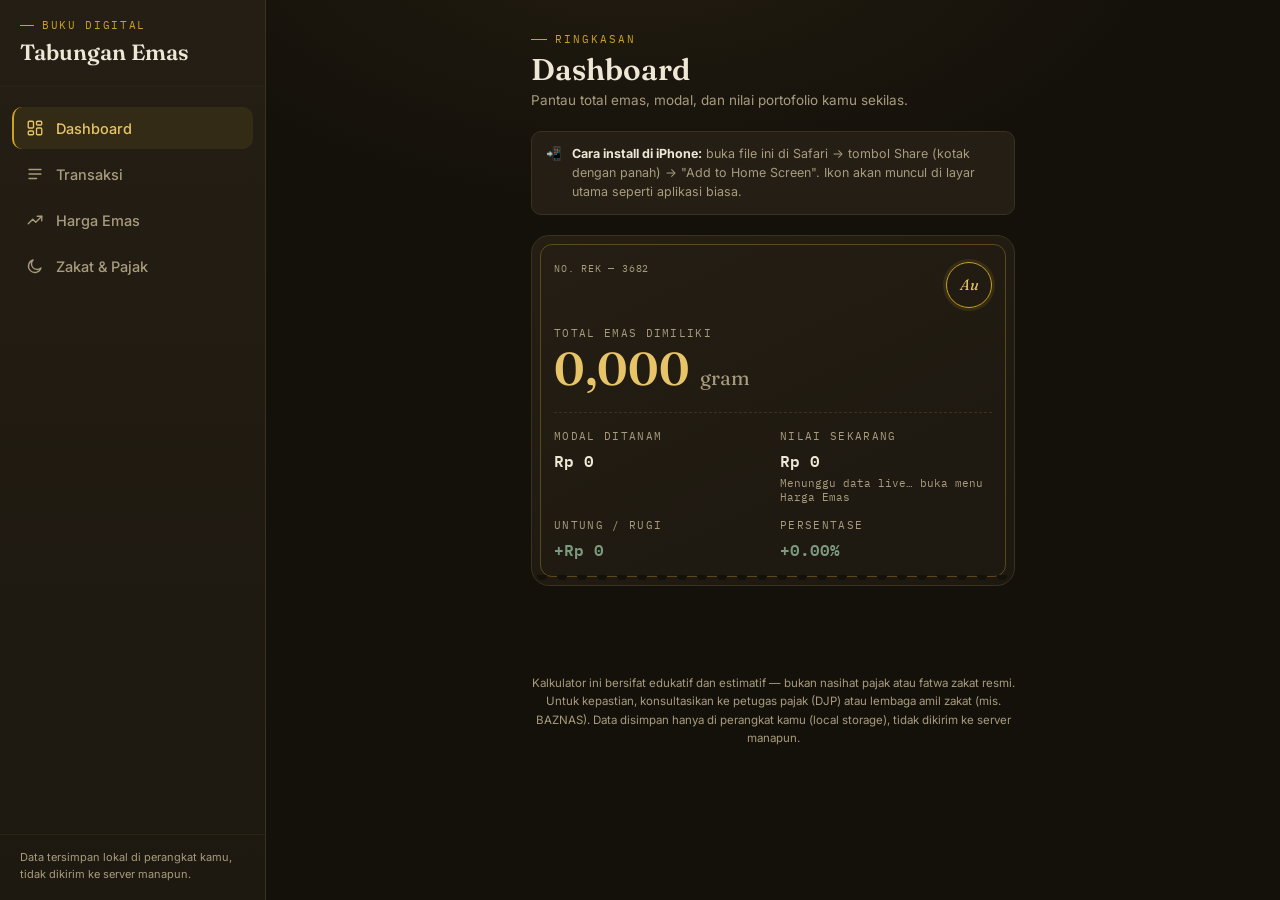
<file: tabungan-emas (3).html>
<!DOCTYPE html>
<html lang="id">
<head>
<meta charset="UTF-8">
<meta name="viewport" content="width=device-width, initial-scale=1, maximum-scale=1, viewport-fit=cover">
<meta name="apple-mobile-web-app-capable" content="yes">
<meta name="apple-mobile-web-app-status-bar-style" content="black-translucent">
<meta name="apple-mobile-web-app-title" content="Tabungan Emas">
<meta name="mobile-web-app-capable" content="yes">
<meta name="theme-color" content="#14110B">
<title>Buku Tabungan Emas</title>
<link rel="apple-touch-icon" href="data:image/svg+xml,%3Csvg xmlns='http://www.w3.org/2000/svg' viewBox='0 0 100 100'%3E%3Crect width='100' height='100' rx='22' fill='%2314110B'/%3E%3Ccircle cx='50' cy='50' r='30' fill='none' stroke='%23C9A227' stroke-width='4'/%3E%3Ctext x='50' y='60' font-size='34' text-anchor='middle' fill='%23E8C468' font-family='Georgia,serif'%3EAu%3C/text%3E%3C/svg%3E">
<link rel="preconnect" href="https://fonts.googleapis.com">
<link href="https://fonts.googleapis.com/css2?family=Fraunces:ital,opsz,wght@0,9..144,400;0,9..144,600;1,9..144,500&family=Inter:wght@400;500;600;700&family=IBM+Plex+Mono:wght@400;500;600&display=swap" rel="stylesheet">
<style>
  :root{
    --bg:#14110B;
    --bg-2:#0F0C08;
    --surface:#1D1810;
    --surface-2:#241E14;
    --border:#3A3120;
    --border-soft:#2A2417;
    --gold:#C9A227;
    --gold-bright:#E8C468;
    --ivory:#EFE7D6;
    --muted:#A89B7E;
    --green:#7A9B7E;
    --rust:#C06B4D;
    --radius:14px;
    --topbar-h:56px;
    --sidebar-w:266px;
  }
  *{box-sizing:border-box; -webkit-tap-highlight-color:transparent;}
  html,body{margin:0; padding:0;}
  body{
    background:
      radial-gradient(ellipse 900px 500px at 50% -10%, #241d10 0%, transparent 60%),
      var(--bg);
    color:var(--ivory);
    font-family:'Inter',-apple-system,sans-serif;
    min-height:100vh;
  }

  /* ---------- TOP BAR ---------- */
  .topbar{
    position:sticky; top:0; z-index:30;
    height:calc(var(--topbar-h) + env(safe-area-inset-top));
    padding-top:env(safe-area-inset-top);
    display:flex; align-items:center; gap:12px;
    padding-left:14px; padding-right:14px;
    background:rgba(20,17,11,.92);
    backdrop-filter:blur(10px);
    border-bottom:1px solid var(--border-soft);
  }
  .hamburger{
    width:38px; height:38px; border-radius:9px; border:1px solid var(--border);
    background:var(--surface); display:flex; align-items:center; justify-content:center;
    cursor:pointer; flex-shrink:0;
  }
  .hamburger svg{width:18px; height:18px; stroke:var(--gold-bright);}
  .topbar-title{font-family:'Fraunces',serif; font-weight:600; font-size:17px; color:var(--ivory);}
  .topbar-seal{
    margin-left:auto; width:30px; height:30px; border-radius:50%; border:1.5px solid var(--gold);
    display:flex; align-items:center; justify-content:center; font-family:'Fraunces',serif;
    font-style:italic; font-size:12px; color:var(--gold-bright); flex-shrink:0;
  }

  .storage-banner{
    display:none; font-size:11.5px; color:var(--rust); text-align:center; line-height:1.5;
    padding:8px 16px; background:rgba(192,107,77,.08); border-bottom:1px solid rgba(192,107,77,.25);
  }

  /* ---------- ADD TRANSACTION MODAL ---------- */
  .modal-backdrop{
    position:fixed; inset:0; background:rgba(0,0,0,.6); z-index:59;
    opacity:0; pointer-events:none; transition:opacity .25s;
  }
  .modal-backdrop.open{opacity:1; pointer-events:auto;}

  .modal-sheet{
    position:fixed; left:0; right:0; bottom:0; z-index:60; max-width:520px; margin:0 auto;
    background:linear-gradient(180deg, var(--surface-2), var(--surface));
    border:1px solid var(--border); border-bottom:none;
    border-top-left-radius:20px; border-top-right-radius:20px;
    max-height:88vh; overflow-y:auto;
    transform:translateY(100%);
    transition:transform .32s cubic-bezier(.4,0,.2,1);
    padding:8px 20px calc(22px + env(safe-area-inset-bottom));
  }
  .modal-sheet.open{transform:translateY(0);}
  .modal-handle{width:38px; height:4px; background:var(--border); border-radius:3px; margin:8px auto 14px;}
  .modal-header{display:flex; justify-content:space-between; align-items:center; margin-bottom:16px;}
  .modal-header h2{font-family:'Fraunces',serif; font-weight:600; font-size:19px; margin:0; color:var(--ivory);}
  .modal-close{
    width:32px; height:32px; border-radius:50%; border:1px solid var(--border);
    background:var(--surface); color:var(--muted); font-size:14px; cursor:pointer; flex-shrink:0;
  }

  @media(min-width:860px){
    .modal-sheet{
      left:50%; bottom:auto; top:50%; transform:translate(-50%,-45%); opacity:0; pointer-events:none;
      border-radius:18px; border-bottom:1px solid var(--border); width:480px; transition:transform .25s, opacity .25s;
    }
    .modal-sheet.open{transform:translate(-50%,-50%); opacity:1; pointer-events:auto;}
  }

  /* ---------- SIDEBAR ---------- */
  .backdrop{
    position:fixed; inset:0; background:rgba(0,0,0,.55); z-index:39;
    opacity:0; pointer-events:none; transition:opacity .25s;
  }
  .backdrop.open{opacity:1; pointer-events:auto;}

  .sidebar{
    position:fixed; top:0; bottom:0; left:0; width:var(--sidebar-w); z-index:40;
    background:linear-gradient(180deg, var(--surface-2), var(--surface));
    border-right:1px solid var(--border);
    transform:translateX(-100%);
    transition:transform .3s cubic-bezier(.4,0,.2,1);
    display:flex; flex-direction:column;
    padding-top:calc(18px + env(safe-area-inset-top));
    padding-bottom:calc(18px + env(safe-area-inset-bottom));
  }
  .sidebar.open{transform:translateX(0);}

  .sidebar-header{padding:0 20px 20px; border-bottom:1px solid var(--border-soft); margin-bottom:12px;}
  .sidebar-eyebrow{
    font-family:'IBM Plex Mono',monospace; font-size:10.5px; letter-spacing:.16em; text-transform:uppercase;
    color:var(--gold); display:flex; align-items:center; gap:8px; margin-bottom:6px;
  }
  .sidebar-eyebrow::before{content:''; width:14px; height:1px; background:var(--gold);}
  .sidebar-title{font-family:'Fraunces',serif; font-weight:600; font-size:22px; color:var(--ivory);}

  .menu{list-style:none; margin:0; padding:8px 12px; flex:1;}
  .menu-item{
    display:flex; align-items:center; gap:12px; padding:12px 12px; border-radius:10px;
    color:var(--muted); cursor:pointer; margin-bottom:4px; border-left:2px solid transparent;
    font-size:14.5px; font-weight:500;
  }
  .menu-item svg{width:18px; height:18px; stroke:currentColor; flex-shrink:0;}
  .menu-item:active{background:var(--surface);}
  .menu-item.active{
    color:var(--gold-bright); background:rgba(201,162,39,.1); border-left:2px solid var(--gold);
  }
  .sidebar-footer{padding:14px 20px 0; border-top:1px solid var(--border-soft); margin-top:8px;}
  .sidebar-footer p{font-size:11px; color:var(--muted); line-height:1.5; margin:0;}

  /* ---------- CONTENT ---------- */
  .content{max-width:520px; margin:0 auto; padding:22px 18px 60px;}
  .view{display:none;}
  .view.active{display:block; animation:fadeIn .25s ease;}
  @keyframes fadeIn{from{opacity:0; transform:translateY(4px);} to{opacity:1; transform:translateY(0);}}

  .view-eyebrow{
    font-family:'IBM Plex Mono',monospace; font-size:11px; letter-spacing:.18em; text-transform:uppercase;
    color:var(--gold); display:flex; align-items:center; gap:8px;
  }
  .view-eyebrow::before{content:''; width:16px; height:1px; background:var(--gold);}
  h1.title{
    font-family:'Fraunces',serif; font-weight:600; font-size:30px; line-height:1.08;
    margin:8px 0 4px; color:var(--ivory);
  }
  .subtitle{color:var(--muted); font-size:13.5px; margin:0 0 20px; line-height:1.5;}

  /* Certificate / signature element */
  .certificate{
    position:relative;
    background: linear-gradient(155deg, var(--surface-2), var(--surface));
    border:1px solid var(--border);
    border-radius:18px;
    padding:26px 22px 22px;
    margin-bottom:20px;
    overflow:hidden;
  }
  .certificate::before{
    content:'';
    position:absolute; inset:8px;
    border:1px solid rgba(201,162,39,.35);
    border-radius:12px;
    pointer-events:none;
  }
  .cert-perf{
    position:absolute; left:0; right:0; bottom:0; height:10px;
    background-image: radial-gradient(circle at 10px 0, var(--bg) 5px, transparent 5.5px);
    background-size: 20px 10px;
    background-repeat: repeat-x;
  }
  .cert-row{display:flex; justify-content:space-between; align-items:flex-start; gap:10px;}
  .cert-id{font-family:'IBM Plex Mono',monospace; font-size:10px; color:var(--muted); letter-spacing:.08em;}
  .cert-seal{
    width:46px; height:46px; border-radius:50%;
    border:1.5px solid var(--gold);
    display:flex; align-items:center; justify-content:center;
    font-family:'Fraunces',serif; font-style:italic; color:var(--gold-bright); font-size:15px;
    flex-shrink:0;
    box-shadow: 0 0 0 3px rgba(201,162,39,.12);
  }
  .cert-main{margin-top:18px;}
  .cert-label{font-size:11px; text-transform:uppercase; letter-spacing:.12em; color:var(--muted); font-family:'IBM Plex Mono',monospace;}
  .cert-gram{
    font-family:'Fraunces',serif; font-weight:600; font-size:46px; color:var(--gold-bright);
    line-height:1; margin:6px 0 2px;
  }
  .cert-gram span{font-size:20px; color:var(--muted); font-weight:400;}
  .cert-grid{display:grid; grid-template-columns:1fr 1fr; gap:14px; margin-top:20px; padding-top:16px; border-top:1px dashed var(--border);}
  .cert-metric .cert-label{margin-bottom:4px;}
  .cert-value{font-family:'IBM Plex Mono',monospace; font-size:16px; font-weight:600; color:var(--ivory);}
  .cert-value.pos{color:var(--green);}
  .cert-value.neg{color:var(--rust);}

  .card{
    background:var(--surface);
    border:1px solid var(--border-soft);
    border-radius:var(--radius);
    padding:20px;
    margin-bottom:16px;
  }
  .card h2{
    font-family:'Fraunces',serif; font-weight:600; font-size:19px; margin:0 0 4px; color:var(--ivory);
  }
  .card .hint{font-size:12.5px; color:var(--muted); margin:0 0 16px; line-height:1.5;}

  label{display:block; font-size:12px; color:var(--muted); margin-bottom:6px; font-family:'IBM Plex Mono',monospace; letter-spacing:.03em;}
  input[type=number], input[type=date], select{
    width:100%; background:var(--surface-2); border:1px solid var(--border);
    color:var(--ivory); padding:11px 12px; border-radius:9px; font-size:15px;
    font-family:'IBM Plex Mono',monospace; margin-bottom:14px;
  }
  input:focus, select:focus{outline:2px solid var(--gold); outline-offset:1px; border-color:var(--gold);}

  .seg{display:flex; background:var(--surface-2); border:1px solid var(--border); border-radius:9px; padding:3px; margin-bottom:14px;}
  .seg button{
    flex:1; background:transparent; border:none; color:var(--muted); padding:9px 4px;
    font-family:'Inter'; font-size:13px; font-weight:600; border-radius:6px; cursor:pointer;
  }
  .seg button.active{background:var(--gold); color:var(--bg-2);}

  .row2{display:grid; grid-template-columns:1fr 1fr; gap:12px;}

  .checkrow{display:flex; align-items:center; gap:10px; margin-bottom:12px;}
  .checkrow input[type=checkbox]{width:18px; height:18px; accent-color:var(--gold); margin:0;}
  .checkrow label{margin:0; color:var(--ivory); font-family:'Inter'; font-size:13.5px;}

  .btn{
    width:100%; background:var(--gold); color:var(--bg-2); border:none; padding:13px;
    border-radius:9px; font-weight:700; font-size:14.5px; cursor:pointer; font-family:'Inter';
    letter-spacing:.02em;
  }
  .btn:active{background:var(--gold-bright);}
  .btn-ghost{
    background:transparent; border:1px solid var(--border); color:var(--muted);
  }

  .tax-note{
    background:rgba(192,107,77,.08); border:1px solid rgba(192,107,77,.25);
    border-radius:9px; padding:10px 12px; font-size:12px; color:var(--rust); line-height:1.5; margin-top:6px;
  }

  /* Price board */
  .price-updated{font-size:10.5px; color:var(--muted); font-family:'IBM Plex Mono',monospace; margin-top:2px;}
  .price-actions{margin-top:10px; display:flex; gap:8px;}
  .btn-small{
    flex:1; background:transparent; border:1px solid var(--gold); color:var(--gold-bright);
    padding:9px 8px; border-radius:8px; font-size:12px; font-weight:600; cursor:pointer; font-family:'Inter';
    white-space:nowrap;
  }
  .btn-small:active{background:rgba(201,162,39,.12);}

  .live-price-row{display:flex; justify-content:space-between; align-items:center; gap:12px;}
  .live-price-value{font-family:'IBM Plex Mono',monospace; font-weight:600; font-size:24px; color:var(--gold-bright); margin:4px 0 2px;}

  /* Denomination table (Galeri24 live) */
  .denom-row{
    display:flex; justify-content:space-between; align-items:center;
    padding:11px 0; border-bottom:1px solid var(--border-soft); gap:10px;
  }
  .denom-row:last-child{border-bottom:none;}
  .denom-weight{
    font-family:'IBM Plex Mono',monospace; font-weight:600; font-size:13px; color:var(--gold-bright);
    background:var(--surface-2); border:1px solid var(--border); border-radius:7px;
    padding:5px 9px; flex-shrink:0; min-width:52px; text-align:center;
  }
  .denom-prices{flex:1; min-width:0;}
  .denom-jual{font-size:13.5px; color:var(--ivory); font-family:'IBM Plex Mono',monospace;}
  .denom-buyback{font-size:11px; color:var(--muted); font-family:'IBM Plex Mono',monospace; margin-top:1px;}
  .denom-out{font-size:12px; color:var(--muted); font-style:italic;}
  .denom-use{
    flex-shrink:0; background:transparent; border:1px solid var(--gold); color:var(--gold-bright);
    padding:7px 10px; border-radius:7px; font-size:11.5px; font-weight:600; cursor:pointer; font-family:'Inter';
  }
  .denom-use:active{background:rgba(201,162,39,.12);}

  /* Zakat */
  .nisab-bar{height:8px; background:var(--surface-2); border-radius:6px; overflow:hidden; margin:10px 0 8px; border:1px solid var(--border);}
  .nisab-fill{height:100%; background:linear-gradient(90deg, var(--gold), var(--gold-bright)); transition:width .4s;}
  .zakat-status{
    display:flex; align-items:center; gap:10px; padding:14px; border-radius:10px; margin-top:14px;
  }
  .zakat-status.due{background:rgba(122,155,126,.1); border:1px solid rgba(122,155,126,.3);}
  .zakat-status.wait{background:var(--surface-2); border:1px solid var(--border);}
  .zakat-dot{width:9px; height:9px; border-radius:50%; flex-shrink:0;}
  .zakat-status.due .zakat-dot{background:var(--green);}
  .zakat-status.wait .zakat-dot{background:var(--muted);}
  .zakat-text{font-size:13px; line-height:1.5;}
  .zakat-amount{font-family:'IBM Plex Mono',monospace; font-weight:600; color:var(--green); font-size:17px; margin-top:2px;}

  /* Pajak quick calc */
  .tax-result{
    display:flex; justify-content:space-between; align-items:center; margin-top:14px;
    padding:14px; border-radius:10px; background:var(--surface-2); border:1px solid var(--border);
  }
  .tax-result .cert-label{margin-bottom:4px;}
  .tax-result-amount{font-family:'IBM Plex Mono',monospace; font-weight:600; font-size:18px; color:var(--gold-bright);}
  .info-list{margin:0; padding-left:18px; font-size:12.5px; color:var(--muted); line-height:1.7;}

  /* History */
  .tx{display:flex; justify-content:space-between; align-items:center; padding:12px 0; border-bottom:1px solid var(--border-soft);}
  .tx:last-child{border-bottom:none;}
  .tx-left{display:flex; flex-direction:column; gap:2px;}
  .tx-type{font-size:13px; font-weight:600;}
  .tx-type.beli{color:var(--gold-bright);}
  .tx-type.jual{color:var(--rust);}
  .tx-date{font-size:11px; color:var(--muted); font-family:'IBM Plex Mono',monospace;}
  .tx-right{text-align:right; display:flex; align-items:center; gap:10px;}
  .tx-gram{font-family:'IBM Plex Mono',monospace; font-size:13.5px;}
  .tx-del{background:none; border:none; color:var(--muted); font-size:16px; cursor:pointer; padding:4px;}
  .empty{color:var(--muted); font-size:13px; text-align:center; padding:20px 0;}

  footer.legal{max-width:520px; margin:0 auto; padding:8px 18px 24px; color:var(--muted); font-size:11.5px; line-height:1.6; text-align:center;}

  .install-tip{
    display:flex; gap:10px; align-items:flex-start; background:var(--surface-2);
    border:1px solid var(--border); border-radius:10px; padding:12px 14px; margin-bottom:20px;
    font-size:12.5px; color:var(--muted); line-height:1.55;
  }
  .install-tip b{color:var(--ivory);}

  @media(min-width:860px){
    .hamburger{display:none;}
    .backdrop{display:none;}
    .sidebar{transform:translateX(0); position:sticky; top:0; height:100vh;}
    body{display:flex;}
    .app-main{flex:1; display:flex; flex-direction:column; min-width:0;}
    .topbar{display:none;}
    .content{padding-top:32px;}
  }
</style>
</head>
<body>

  <div class="backdrop" id="backdrop"></div>

  <div class="modal-backdrop" id="txModalBackdrop"></div>
  <div class="modal-sheet" id="txModal">
    <div class="modal-handle"></div>
    <div class="modal-header">
      <h2>Tambah Transaksi</h2>
      <button class="modal-close" id="btnCloseModal" aria-label="Tutup">✕</button>
    </div>
    <div class="modal-body">
      <div class="seg" id="segType">
        <button type="button" class="active" data-val="beli">Beli</button>
        <button type="button" data-val="jual">Jual</button>
      </div>

      <label for="txBrandSelect">Merek Emas</label>
      <select id="txBrandSelect">
        <option value="manual">Manual (isi sendiri)</option>
      </select>

      <label for="txDate">Tanggal</label>
      <input type="date" id="txDate">

      <div class="row2">
        <div>
          <label for="gramInput" id="gramLabel">Jumlah (gram)</label>
          <input type="number" id="gramInput" placeholder="0.5" step="0.001" inputmode="decimal">
          <select id="gramSelect" style="display:none;"></select>
        </div>
        <div>
          <label for="hargaPerGram">Harga/gram (Rp)</label>
          <input type="text" id="hargaPerGram" placeholder="1.850.000" inputmode="numeric">
        </div>
      </div>
      <p id="txHargaNote" style="display:none; font-size:11.5px; color:var(--muted); margin:-8px 0 14px; line-height:1.5;"></p>
      <p id="txTotalPreview" style="display:none; font-size:13px; color:var(--gold-bright); margin:-8px 0 16px; font-family:'IBM Plex Mono',monospace;"></p>

      <div class="checkrow">
        <input type="checkbox" id="applyTax">
        <label for="applyTax">Kenakan estimasi PPh Pasal 22 (beli emas batangan dari produsen)</label>
      </div>
      <div id="taxOptions" style="display:none;">
        <div class="seg" id="segNpwp">
          <button type="button" class="active" data-val="ya">Punya NPWP (0,25%)</button>
          <button type="button" data-val="tidak">Tanpa NPWP (0,45%)</button>
        </div>
        <div class="tax-note">Estimasi saja. PPh 22 umumnya berlaku untuk pembelian emas batangan langsung dari badan usaha produsen/penambang (mis. Antam) dan bisa dikreditkan di SPT Tahunan bila kamu wajib pajak. Aplikasi tabungan emas digital (Pegadaian, marketplace, dll) punya skema harga yang mungkin berbeda — cek syarat &amp; ketentuan penyedia masing-masing.</div>
      </div>

      <button class="btn" id="btnAdd" style="margin-top:6px;">Simpan Transaksi</button>
      <p id="formMsg" style="display:none; font-size:12px; color:var(--rust); margin:10px 0 0; text-align:center;"></p>
    </div>
  </div>

  <nav class="sidebar" id="sidebar">
    <div class="sidebar-header">
      <div class="sidebar-eyebrow">Buku Digital</div>
      <div class="sidebar-title">Tabungan Emas</div>
    </div>
    <ul class="menu" id="menu">
      <li class="menu-item active" data-view="dashboard">
        <svg viewBox="0 0 24 24" fill="none" stroke-width="1.8" stroke-linecap="round" stroke-linejoin="round"><rect x="3" y="3" width="7" height="9" rx="1.5"/><rect x="14" y="3" width="7" height="5" rx="1.5"/><rect x="14" y="12" width="7" height="9" rx="1.5"/><rect x="3" y="16" width="7" height="5" rx="1.5"/></svg>
        <span>Dashboard</span>
      </li>
      <li class="menu-item" data-view="riwayat">
        <svg viewBox="0 0 24 24" fill="none" stroke-width="1.8" stroke-linecap="round" stroke-linejoin="round"><path d="M4 6h16M4 12h16M4 18h10"/></svg>
        <span>Transaksi</span>
      </li>
      <li class="menu-item" data-view="harga">
        <svg viewBox="0 0 24 24" fill="none" stroke-width="1.8" stroke-linecap="round" stroke-linejoin="round"><path d="M3 17l6-6 4 4 8-8"/><path d="M15 7h6v6"/></svg>
        <span>Harga Emas</span>
      </li>
      <li class="menu-item" data-view="zakat">
        <svg viewBox="0 0 24 24" fill="none" stroke-width="1.8" stroke-linecap="round" stroke-linejoin="round"><path d="M20 14.5A8.5 8.5 0 1 1 9.5 4a7 7 0 0 0 10.5 10.5Z"/></svg>
        <span>Zakat &amp; Pajak</span>
      </li>
    </ul>
    <div class="sidebar-footer">
      <p>Data tersimpan lokal di perangkat kamu, tidak dikirim ke server manapun.</p>
    </div>
  </nav>

  <div class="app-main">
    <div class="topbar">
      <div class="hamburger" id="btnHamburger">
        <svg viewBox="0 0 24 24" fill="none" stroke-width="2" stroke-linecap="round"><path d="M4 7h16M4 12h16M4 17h16"/></svg>
      </div>
      <div class="topbar-title" id="topbarTitle">Dashboard</div>
      <div class="topbar-seal">Au</div>
    </div>

    <div class="storage-banner" id="storageWarning">
      ⚠️ Penyimpanan otomatis tidak tersedia di tampilan ini. Data akan hilang saat halaman ditutup — buka file lewat Safari langsung (bukan preview chat) supaya data tersimpan permanen.
    </div>

    <div class="content">

      <!-- ============ DASHBOARD ============ -->
      <section class="view active" data-view="dashboard">
        <div class="view-eyebrow">Ringkasan</div>
        <h1 class="title">Dashboard</h1>
        <p class="subtitle">Pantau total emas, modal, dan nilai portofolio kamu sekilas.</p>

        <div class="install-tip" id="installTip">
          <span>📲</span>
          <div><b>Cara install di iPhone:</b> buka file ini di Safari → tombol Share (kotak dengan panah) → "Add to Home Screen". Ikon akan muncul di layar utama seperti aplikasi biasa.</div>
        </div>

        <div class="certificate">
          <div class="cert-row">
            <div><div class="cert-id" id="certId">NO. REK — 0000</div></div>
            <div class="cert-seal">Au</div>
          </div>
          <div class="cert-main">
            <div class="cert-label">Total Emas Dimiliki</div>
            <div class="cert-gram" id="totalGram">0,000 <span>gram</span></div>
          </div>
          <div class="cert-grid">
            <div class="cert-metric">
              <div class="cert-label">Modal Ditanam</div>
              <div class="cert-value" id="totalModal">Rp 0</div>
            </div>
            <div class="cert-metric">
              <div class="cert-label">Nilai Sekarang</div>
              <div class="cert-value" id="totalNilai">Rp 0</div>
              <div class="price-updated" id="nilaiSekarangSource">Menunggu data live…</div>
            </div>
            <div class="cert-metric">
              <div class="cert-label">Untung / Rugi</div>
              <div class="cert-value" id="untungRugi">Rp 0</div>
            </div>
            <div class="cert-metric">
              <div class="cert-label">Persentase</div>
              <div class="cert-value" id="persenUR">0%</div>
            </div>
          </div>
          <div class="cert-perf"></div>
        </div>
      </section>

      <!-- ============ RIWAYAT TRANSAKSI ============ -->
      <section class="view" data-view="riwayat">
        <div class="view-eyebrow">Jejak Rekam</div>
        <h1 class="title">Transaksi</h1>
        <p class="subtitle">Semua catatan beli dan jual emas kamu, terurut dari yang terbaru.</p>

        <button class="btn" id="btnOpenAddModal" style="margin-bottom:16px;">+ Tambah Transaksi</button>

        <div class="seg" id="segTxTab" style="margin-bottom:16px;">
          <button type="button" class="active" data-val="beli">Beli</button>
          <button type="button" data-val="jual">Jual</button>
        </div>

        <label for="txBrandFilter">Filter Merek</label>
        <select id="txBrandFilter" style="margin-bottom:16px;">
          <option value="semua">Semua Merek</option>
        </select>

        <div class="certificate" style="padding:20px 20px 18px;">
          <div class="cert-grid" style="margin-top:0; padding-top:0; border-top:none; grid-template-columns:1fr 1fr;">
            <div class="cert-metric">
              <div class="cert-label" id="txSummaryLabel1">Modal Ditanam</div>
              <div class="cert-value" id="txSummaryModal">Rp 0</div>
            </div>
            <div class="cert-metric">
              <div class="cert-label">Nilai Sekarang</div>
              <div class="cert-value" id="txSummaryNilai">Rp 0</div>
              <div class="price-updated" id="txSummarySource"></div>
            </div>
          </div>
          <div class="cert-perf"></div>
        </div>

        <div class="card">
          <div id="txList"><div class="empty">Belum ada transaksi tersimpan.</div></div>
        </div>

        <button class="btn btn-ghost" id="btnReset">Hapus Semua Data</button>
      </section>

      <!-- ============ HARGA EMAS ============ -->
      <section class="view" data-view="harga">
        <div class="view-eyebrow">Pantau Pasar</div>
        <h1 class="title">Harga Emas</h1>
        <p class="subtitle">Papan harga per merek yang kamu perbarui sendiri, plus tautan cepat ke sumber resmi untuk cek angka terbaru.</p>

        <div class="install-tip" id="liveInfoTip">
          <span>📡</span>
          <div>Harga emas <b>dunia</b> (spot internasional) ditarik otomatis lewat internet dan dikonversi ke Rupiah pakai kurs terkini. Ini beda dengan harga retail Antam/UBS/Galeri24/dll yang punya tambahan ongkos cetak &amp; margin toko — jadi harga per merek di bawah tetap perlu kamu cocokkan manual dari tautan resmi.</div>
        </div>

        <div class="card">
          <h2>Harga Emas Dunia <span style="color:var(--green); font-size:11px; font-family:'IBM Plex Mono',monospace; vertical-align:middle;">● LIVE</span></h2>
          <p class="hint">Spot XAU/USD dikonversi ke Rupiah per gram, ditarik otomatis dari internet.</p>
          <div class="live-price-row">
            <div>
              <div class="cert-label">Estimasi per gram (24K)</div>
              <div class="live-price-value" id="liveSpotIdr">—</div>
              <div class="price-updated" id="liveSpotMeta">Belum ditarik</div>
            </div>
            <button class="btn-small" id="btnRefreshLive" style="flex:none; width:auto; padding:9px 14px;">🔄 Tarik Ulang</button>
          </div>
          <p id="liveSpotError" style="display:none; font-size:12px; color:var(--rust); margin-top:10px; line-height:1.5;"></p>
        </div>

        <div class="card">
          <h2>Papan Harga Galeri 24 <span style="color:var(--green); font-size:11px; font-family:'IBM Plex Mono',monospace; vertical-align:middle;">● LIVE</span></h2>
          <p class="hint">Harga jual &amp; buyback per denominasi berat, ditarik otomatis dari galeri24.co.id (lewat API pihak ketiga <em>logam-mulia-api</em>, disalurkan lewat CORS proxy publik karena API tersebut belum mendukung akses langsung dari browser).</p>

          <div class="row2" style="margin-bottom:4px;">
            <div>
              <label for="galeriBrandSelect">Merek</label>
              <select id="galeriBrandSelect"></select>
            </div>
            <div style="display:flex; align-items:flex-end; gap:8px; margin-bottom:14px;">
              <button class="btn-small" id="btnRefreshGaleri" style="flex:1;">🔄 Tarik Ulang</button>
            </div>
          </div>
          <div class="price-updated" id="galeriMeta" style="margin-bottom:12px;">Belum ditarik</div>

          <div id="galeriTable"></div>
          <p id="galeriError" style="display:none; font-size:12px; color:var(--rust); margin-top:10px; line-height:1.5;"></p>
        </div>
      </section>

      <!-- ============ ZAKAT & PAJAK ============ -->
      <section class="view" data-view="zakat">
        <div class="view-eyebrow">Kewajiban</div>
        <h1 class="title">Zakat &amp; Pajak</h1>
        <p class="subtitle">Estimasi zakat emas dan pajak pembelian, dihitung dari data tabungan kamu.</p>

        <div class="card">
          <h2>Zakat Emas</h2>
          <p class="hint">Nisab 85 gram emas murni, kadar 2,5%, wajib jika kepemilikan sudah mencapai nisab dan tersimpan genap 1 tahun (haul).</p>

          <div class="checkrow">
            <input type="checkbox" id="perhiasanDipakai">
            <label for="perhiasanDipakai">Emas ini perhiasan yang dipakai sehari-hari (bukan simpanan/investasi)</label>
          </div>

          <label>Progres menuju nisab (85 gram)</label>
          <div class="nisab-bar"><div class="nisab-fill" id="nisabFill" style="width:0%"></div></div>
          <div style="display:flex; justify-content:space-between; font-size:11.5px; color:var(--muted); font-family:'IBM Plex Mono',monospace;">
            <span id="nisabCurrent">0 g</span>
            <span>85 g</span>
          </div>

          <div class="zakat-status wait" id="zakatStatus">
            <div class="zakat-dot"></div>
            <div class="zakat-text" id="zakatText">Belum ada data transaksi.</div>
          </div>
        </div>

        <div class="card">
          <h2>Kalkulator Cepat Pajak</h2>
          <p class="hint">Estimasi PPh Pasal 22 untuk satu transaksi pembelian emas batangan, tanpa perlu menyimpannya sebagai catatan.</p>

          <label for="taxCalcNominal">Nominal pembelian (Rp)</label>
          <input type="text" id="taxCalcNominal" placeholder="1.000.000" inputmode="numeric">

          <div class="seg" id="segTaxCalc">
            <button type="button" class="active" data-val="ya">Punya NPWP (0,25%)</button>
            <button type="button" data-val="tidak">Tanpa NPWP (0,45%)</button>
          </div>

          <div class="tax-result">
            <div>
              <div class="cert-label">Estimasi PPh 22</div>
              <div class="tax-result-amount" id="taxCalcResult">Rp 0</div>
            </div>
          </div>

          <p class="hint" style="margin:16px 0 8px;">Beberapa hal penting seputar pajak emas:</p>
          <ul class="info-list">
            <li>PPh 22 dipungut oleh badan usaha produsen/penambang saat penjualan emas batangan.</li>
            <li>Tarif 0,25% berlaku bagi pembeli ber-NPWP, 0,45% bagi yang tidak ber-NPWP.</li>
            <li>Pajak ini umumnya bisa dikreditkan dalam SPT Tahunan bagi wajib pajak orang pribadi.</li>
            <li>Emas perhiasan dan platform tabungan emas digital dapat memiliki skema pajak berbeda.</li>
          </ul>
        </div>
      </section>

    </div>

    <footer class="legal">
      Kalkulator ini bersifat edukatif dan estimatif — bukan nasihat pajak atau fatwa zakat resmi.
      Untuk kepastian, konsultasikan ke petugas pajak (DJP) atau lembaga amil zakat (mis. BAZNAS).
      Data disimpan hanya di perangkat kamu (local storage), tidak dikirim ke server manapun.
    </footer>
  </div>

<script>
(function(){
  const $ = id => document.getElementById(id);
  const fmtRp = n => 'Rp ' + Math.round(n).toLocaleString('id-ID');
  const fmtGram = n => n.toLocaleString('id-ID',{minimumFractionDigits:3, maximumFractionDigits:3});
  const todayISO = () => new Date().toISOString().slice(0,10);

  function parseRupiah(str){
    if(!str) return 0;
    const digits = String(str).replace(/[^0-9]/g, '');
    return digits ? parseInt(digits, 10) : 0;
  }
  function getRupiahValue(id){
    return parseRupiah($(id).value);
  }
  function setRupiahValue(id, num){
    $(id).value = num ? Math.round(num).toLocaleString('id-ID') : '';
  }
  function attachRupiahFormatting(id){
    const el = $(id);
    el.addEventListener('input', ()=>{
      const cursorFromEnd = el.value.length - el.selectionStart;
      const raw = parseRupiah(el.value);
      el.value = raw ? raw.toLocaleString('id-ID') : '';
      const newPos = Math.max(el.value.length - cursorFromEnd, 0);
      el.setSelectionRange(newPos, newPos);
    });
  }

  $('txDate').value = todayISO();
  $('certId').textContent = 'NO. REK — ' + Math.floor(1000+Math.random()*9000);

  /* ---------- Sidebar / navigation ---------- */
  const menuLabels = {dashboard:'Dashboard', riwayat:'Transaksi', harga:'Harga Emas', zakat:'Zakat & Pajak'};
  const sidebar = $('sidebar');
  const backdrop = $('backdrop');

  function openSidebar(){ sidebar.classList.add('open'); backdrop.classList.add('open'); }
  function closeSidebar(){ sidebar.classList.remove('open'); backdrop.classList.remove('open'); }

  $('btnHamburger').addEventListener('click', ()=>{
    sidebar.classList.contains('open') ? closeSidebar() : openSidebar();
  });
  backdrop.addEventListener('click', closeSidebar);

  /* ---------- Add-transaction modal ---------- */
  const txModal = $('txModal');
  const txModalBackdrop = $('txModalBackdrop');

  function openTxModal(){
    txModal.classList.add('open');
    txModalBackdrop.classList.add('open');
  }
  function closeTxModal(){
    txModal.classList.remove('open');
    txModalBackdrop.classList.remove('open');
  }
  txModalBackdrop.addEventListener('click', closeTxModal);
  $('btnCloseModal').addEventListener('click', closeTxModal);
  $('btnOpenAddModal').addEventListener('click', openTxModal);

  function switchView(view){
    document.querySelectorAll('.view').forEach(v=> v.classList.toggle('active', v.dataset.view===view));
    document.querySelectorAll('.menu-item').forEach(m=> m.classList.toggle('active', m.dataset.view===view));
    $('topbarTitle').textContent = menuLabels[view] || 'Dashboard';
    closeSidebar();
    window.scrollTo(0,0);
  }
  document.querySelectorAll('.menu-item').forEach(item=>{
    item.addEventListener('click', ()=> switchView(item.dataset.view));
  });

  /* ---------- Storage (safe) ---------- */
  const STORAGE_KEY = 'emasTransactions_v1';
  let storageOK = true;

  function loadState(){
    try{
      const raw = localStorage.getItem(STORAGE_KEY);
      return raw ? JSON.parse(raw) : [];
    }catch(e){
      storageOK = false;
      return [];
    }
  }

  let state = loadState();
  let txType = 'beli';
  let npwp = 'ya';
  let taxCalcNpwp = 'ya';

  function save(){
    try{
      localStorage.setItem(STORAGE_KEY, JSON.stringify(state));
    }catch(e){
      storageOK = false;
    }
    render();
  }

  /* ---------- Live world gold price (auto, via internet) ---------- */
  const GRAM_PER_TROY_OZ = 31.1034768;
  let liveGold = null;      // {xauUsd, usdIdr, idrPerGram, updatedAt}
  let liveFetching = false;

  function renderLiveGold(errMsg){
    const valEl = $('liveSpotIdr');
    const metaEl = $('liveSpotMeta');
    const errEl = $('liveSpotError');
    const btn = $('btnRefreshLive');
    if(!valEl) return; // view not in DOM yet, ignore

    btn.textContent = liveFetching ? 'Menarik…' : '🔄 Tarik Ulang';
    btn.disabled = liveFetching;

    if(liveGold){
      valEl.textContent = fmtRp(liveGold.idrPerGram);
      metaEl.textContent = 'Diperbarui ' + new Date(liveGold.updatedAt).toLocaleString('id-ID',{dateStyle:'medium', timeStyle:'short'}) + ' · kurs 1 USD ≈ ' + fmtRp(liveGold.usdIdr);
    } else {
      valEl.textContent = '—';
      metaEl.textContent = liveFetching ? 'Menarik data dari internet…' : 'Belum ditarik';
    }

    if(errMsg){
      errEl.textContent = errMsg;
      errEl.style.display = 'block';
    } else {
      errEl.style.display = 'none';
    }
  }

  async function fetchLiveGold(onDone){
    if(liveFetching) return;
    liveFetching = true;
    renderLiveGold();

    let xauUsd, usdIdr;
    let goldError = null, fxError = null;

    const controller = new AbortController();
    const timeout = setTimeout(()=> controller.abort(), 10000);

    try{
      const goldRes = await fetch('https://api.gold-api.com/price/XAU', {signal: controller.signal});
      if(!goldRes.ok) throw new Error('status ' + goldRes.status);
      const goldData = await goldRes.json();
      xauUsd = goldData?.price;
      if(!xauUsd) throw new Error('format tidak dikenali');
    }catch(e){
      goldError = e;
    }

    try{
      const fxRes = await fetch('https://open.er-api.com/v6/latest/USD', {signal: controller.signal});
      if(!fxRes.ok) throw new Error('status ' + fxRes.status);
      const fxData = await fxRes.json();
      usdIdr = fxData?.rates?.IDR;
      if(!usdIdr) throw new Error('format tidak dikenali');
    }catch(e){
      fxError = e;
    }

    clearTimeout(timeout);
    liveFetching = false;

    if(xauUsd && usdIdr){
      liveGold = {
        xauUsd, usdIdr,
        idrPerGram: (xauUsd / GRAM_PER_TROY_OZ) * usdIdr,
        updatedAt: new Date().toISOString()
      };
      renderLiveGold();
    } else {
      const parts = [];
      if(goldError) parts.push('harga emas (gold-api.com)');
      if(fxError) parts.push('kurs USD→IDR (open.er-api.com)');
      let msg = 'Gagal menarik ' + parts.join(' dan ') + '. ';
      if(controller.signal.aborted){
        msg = 'Waktu tunggu habis — cek koneksi internet kamu lalu tap "Tarik Ulang". ';
      } else {
        msg += 'Kemungkinan browser/koneksi kamu memblokir permintaan ke server ini (coba buka DevTools → tab Console/Network untuk detail error), atau server sedang bermasalah. ';
      }
      msg += 'Kamu tetap bisa isi harga manual di papan di bawah.';
      renderLiveGold(msg);
    }
    if(onDone) onDone();
  }

  const btnRefreshLive = $('btnRefreshLive');
  if(btnRefreshLive) btnRefreshLive.addEventListener('click', ()=> fetchLiveGold());

  /* ---------- Dashboard valuation reference (brand + weight from Galeri24 board) ---------- */
  const DASHBOARD_REF_KEY = 'emasDashboardRef_v1';

  function loadDashboardRef(){
    try{
      const raw = localStorage.getItem(DASHBOARD_REF_KEY);
      if(raw) return JSON.parse(raw);
    }catch(e){}
    return { brand: 'GALERI 24', weight: 1 };
  }
  let dashboardRef = loadDashboardRef();

  function setDashboardRef(brand, weight){
    dashboardRef = { brand, weight };
    try{ localStorage.setItem(DASHBOARD_REF_KEY, JSON.stringify(dashboardRef)); }catch(e){}
  }

  function getReferenceGaleriPrice(){
    if(!galeriLive || !galeriLive.brands) return null;

    const tryBrand = (brandName, weight)=>{
      const data = galeriLive.brands[brandName];
      if(!data) return null;
      const row = data.find(r=> r.weight === weight && r.buyback > 0);
      return row ? row : null;
    };

    let row = tryBrand(dashboardRef.brand, dashboardRef.weight);
    let brandUsed = dashboardRef.brand, weightUsed = dashboardRef.weight;

    // fallback: same brand, any weight with buyback available
    if(!row && galeriLive.brands[dashboardRef.brand]){
      const withStock = galeriLive.brands[dashboardRef.brand].filter(r=> r.buyback>0);
      if(withStock.length){ row = withStock[0]; weightUsed = row.weight; }
    }
    // fallback: default GALERI 24 @1g
    if(!row){
      row = tryBrand('GALERI 24', 1);
      if(row){ brandUsed = 'GALERI 24'; weightUsed = 1; }
    }
    // fallback: any brand/weight with buyback available at all
    if(!row){
      for(const [name, data] of Object.entries(galeriLive.brands)){
        const withStock = data.filter(r=> r.buyback>0);
        if(withStock.length){ row = withStock[0]; brandUsed = name; weightUsed = row.weight; break; }
      }
    }
    if(!row) return null;
    return {
      perGram: row.buyback / weightUsed,
      brand: brandUsed,
      weight: weightUsed,
      recordedDate: galeriLive.recordedDate
    };
  }

  /* ---------- Galeri24 live price board (per denomination) ---------- */
  const GALERI_CACHE_KEY = 'emasGaleriLive_v2';
  const GALERI_BRAND_ORDER = ['GALERI 24','ANTAM','UBS','ANTAM MULIA RETRO','ANTAM NON PEGADAIAN','LOTUS ARCHI','DINAR G24'];

  function loadGaleriCache(){
    try{
      const raw = localStorage.getItem(GALERI_CACHE_KEY);
      return raw ? JSON.parse(raw) : null;
    }catch(e){ return null; }
  }
  function saveGaleriCache(){
    try{ localStorage.setItem(GALERI_CACHE_KEY, JSON.stringify(galeriLive)); }catch(e){}
  }

  let galeriLive = loadGaleriCache();
  let galeriFetching = false;
  let selectedGaleriBrand = null;

  function sortBrandNames(names){
    return names.sort((a,b)=>{
      const ia = GALERI_BRAND_ORDER.indexOf(a);
      const ib = GALERI_BRAND_ORDER.indexOf(b);
      if(ia===-1 && ib===-1) return a.localeCompare(b);
      if(ia===-1) return 1;
      if(ib===-1) return -1;
      return ia-ib;
    });
  }

  function populateGaleriBrandSelect(){
    const sel = $('galeriBrandSelect');
    if(!galeriLive || !galeriLive.brands){ sel.innerHTML = '<option>—</option>'; return; }
    const names = sortBrandNames(Object.keys(galeriLive.brands));
    if(!selectedGaleriBrand || !names.includes(selectedGaleriBrand)){
      selectedGaleriBrand = names[0];
    }
    sel.innerHTML = names.map(n=> `<option value="${n}" ${n===selectedGaleriBrand?'selected':''}>${n}</option>`).join('');
  }

  function renderGaleriTable(){
    const box = $('galeriTable');
    const metaEl = $('galeriMeta');
    const btn = $('btnRefreshGaleri');

    btn.textContent = galeriFetching ? 'Menarik…' : '🔄 Tarik Ulang';
    btn.disabled = galeriFetching;

    if(!galeriLive || !galeriLive.brands){
      box.innerHTML = '<div class="empty">Belum ada data. Tap "Tarik Ulang".</div>';
      metaEl.textContent = galeriFetching ? 'Menarik data dari internet…' : 'Belum ditarik';
      return;
    }

    metaEl.textContent = 'Data per ' + galeriLive.recordedDate + ' · ditarik ' +
      new Date(galeriLive.fetchedAt).toLocaleString('id-ID',{dateStyle:'medium', timeStyle:'short'});

    const rows = (galeriLive.brands[selectedGaleriBrand] || []).filter(r=> r.sell>0 || r.buyback>0);
    if(rows.length===0){
      box.innerHTML = '<div class="empty">Tidak ada data denominasi untuk merek ini saat ini.</div>';
      return;
    }

    box.innerHTML = rows.map(r=>{
      const canUse = r.buyback>0;
      const isActive = dashboardRef.brand === selectedGaleriBrand && dashboardRef.weight === r.weight;
      return `
        <div class="denom-row">
          <div class="denom-weight">${r.weight} g</div>
          <div class="denom-prices">
            ${r.sell>0 ? `<div class="denom-jual">${fmtRp(r.sell)}</div>` : `<div class="denom-out">Stok kosong</div>`}
            ${r.buyback>0 ? `<div class="denom-buyback">Buyback ${fmtRp(r.buyback)}</div>` : ''}
          </div>
          ${canUse ? `<button class="denom-use" data-weight="${r.weight}">${isActive ? '✓ Acuan Dashboard' : 'Pakai untuk Dashboard'}</button>` : ''}
        </div>
      `;
    }).join('');

    box.querySelectorAll('.denom-use').forEach(useBtn=>{
      useBtn.addEventListener('click', ()=>{
        const w = parseFloat(useBtn.dataset.weight);
        const row = (galeriLive.brands[selectedGaleriBrand] || []).find(r=> r.weight === w);
        if(!row || !row.buyback) return;
        setDashboardRef(selectedGaleriBrand, w);
        renderGaleriTable();
        render();
        switchView('dashboard');
      });
    });
  }

  const GALERI_TARGET_URL = 'https://logam-mulia-api.iamutaki.workers.dev/api/prices/galeri24';
  const CORS_PROXIES = [
    (url)=> 'https://api.allorigins.win/raw?url=' + encodeURIComponent(url),
    (url)=> 'https://api.codetabs.com/v1/proxy/?quest=' + encodeURIComponent(url)
  ];

  async function fetchJsonViaProxies(targetUrl, signal){
    let lastErr;
    for(const buildUrl of CORS_PROXIES){
      try{
        const res = await fetch(buildUrl(targetUrl), {signal});
        if(!res.ok) throw new Error('status ' + res.status);
        return await res.json();
      }catch(e){
        lastErr = e;
      }
    }
    throw lastErr || new Error('Semua proxy gagal');
  }

  async function fetchGaleriLive(){
    if(galeriFetching) return;
    galeriFetching = true;
    renderGaleriTable();

    const errEl = $('galeriError');
    try{
      const controller = new AbortController();
      const timeout = setTimeout(()=> controller.abort(), 15000);
      const json = await fetchJsonViaProxies(GALERI_TARGET_URL, controller.signal);
      clearTimeout(timeout);
      if(!json.success || !Array.isArray(json.data)) throw new Error('format tidak dikenali');

      const brands = {};
      let recordedDate = '';
      json.data.forEach(item=>{
        const name = item.materialType;
        if(!brands[name]) brands[name] = [];
        brands[name].push({weight: item.weight, sell: item.sellPrice, buyback: item.buybackPrice});
        recordedDate = item.recordedDate || recordedDate;
      });
      Object.keys(brands).forEach(k=> brands[k].sort((a,b)=> a.weight-b.weight));

      galeriLive = {brands, recordedDate, fetchedAt: new Date().toISOString()};
      saveGaleriCache();
      errEl.style.display = 'none';
    }catch(e){
      const msg = e.name === 'AbortError'
        ? 'Waktu tunggu habis — cek koneksi internet, lalu tap "Tarik Ulang" lagi.'
        : 'Server sumber data atau proxy-nya sedang sibuk/dibatasi. ' + (galeriLive ? 'Menampilkan data tersimpan terakhir — coba "Tarik Ulang" beberapa saat lagi.' : 'Coba lagi dalam beberapa menit, atau isi manual di kartu bawah.');
      errEl.textContent = msg;
      errEl.style.display = 'block';
    }

    galeriFetching = false;
    populateGaleriBrandSelect();
    populateTxBrandSelect();
    renderGaleriTable();
    render();
  }

  $('galeriBrandSelect').addEventListener('change', (e)=>{
    selectedGaleriBrand = e.target.value;
    renderGaleriTable();
  });
  $('btnRefreshGaleri').addEventListener('click', fetchGaleriLive);

  function seg(id, onChange){
    const el = $(id);
    el.querySelectorAll('button').forEach(btn=>{
      btn.addEventListener('click', ()=>{
        el.querySelectorAll('button').forEach(b=>b.classList.remove('active'));
        btn.classList.add('active');
        onChange(btn.dataset.val);
      });
    });
  }
  seg('segType', v=>{ txType = v; updateTxHargaFromBrand(); });
  seg('segNpwp', v=> npwp = v);
  seg('segTaxCalc', v=>{ taxCalcNpwp = v; renderTaxCalc(); });

  $('applyTax').addEventListener('change', e=>{
    $('taxOptions').style.display = e.target.checked ? 'block':'none';
  });

  /* ---------- Auto-fill harga/gram in modal from brand + date ---------- */
  let selectedTxBrand = 'manual';
  const txHistoryCache = {};

  function populateTxBrandSelect(){
    const sel = $('txBrandSelect');
    const current = sel.value || 'manual';
    let options = '<option value="manual">Manual (isi sendiri)</option>';
    if(galeriLive && galeriLive.brands){
      const names = sortBrandNames(Object.keys(galeriLive.brands));
      options += names.map(n=> `<option value="${n}">${n}</option>`).join('');
    }
    sel.innerHTML = options;
    sel.value = [...sel.options].some(o=> o.value===current) ? current : 'manual';
    selectedTxBrand = sel.value;
    updateGramFieldMode();
  }

  function updateGramFieldMode(){
    const gramInput = $('gramInput');
    const gramSelect = $('gramSelect');
    const label = $('gramLabel');

    if(selectedTxBrand === 'manual'){
      gramInput.style.display = 'block';
      gramSelect.style.display = 'none';
      label.textContent = 'Jumlah (gram)';
      return;
    }

    label.textContent = 'Denominasi (gram)';
    gramInput.style.display = 'none';
    gramSelect.style.display = 'block';

    const brandData = galeriLive.brands[selectedTxBrand] || [];
    const weights = [...new Set(brandData.map(r=> r.weight))].sort((a,b)=> a-b);
    const currentVal = parseFloat(gramSelect.value);
    gramSelect.innerHTML = weights.map(w=> `<option value="${w}">${w} g</option>`).join('');
    if(weights.includes(currentVal)) gramSelect.value = currentVal;
    else {
      const withStock = brandData.filter(r=> r.sell>0).map(r=> r.weight);
      gramSelect.value = withStock.includes(1) ? 1 : (withStock[0] ?? weights[0]);
    }
  }

  function pickReferenceWeight(brandData, preferredWeight){
    const withStock = brandData.filter(r=> r.sell>0);
    if(preferredWeight && withStock.some(r=> r.weight===preferredWeight)) return preferredWeight;
    const one = withStock.find(r=> r.weight===1);
    if(one) return 1;
    if(withStock.length) return withStock[0].weight;
    return brandData.length ? brandData[0].weight : 1;
  }

  function showTxHargaNote(msg){
    const el = $('txHargaNote');
    el.textContent = msg;
    el.style.display = msg ? 'block' : 'none';
  }

  function showTxTotalPreview(){
    const el = $('txTotalPreview');
    const gram = getCurrentGram();
    const harga = getRupiahValue('hargaPerGram');
    if(gram && harga){
      el.textContent = 'Estimasi total: ' + fmtRp(gram * harga);
      el.style.display = 'block';
    } else {
      el.style.display = 'none';
    }
  }

  async function updateTxHargaFromBrand(){
    if(selectedTxBrand === 'manual' || !galeriLive || !galeriLive.brands){
      showTxHargaNote('');
      showTxTotalPreview();
      return;
    }
    const brandData = galeriLive.brands[selectedTxBrand] || [];
    if(brandData.length === 0){ showTxHargaNote(''); return; }

    const date = $('txDate').value || todayISO();
    const refWeight = parseFloat($('gramSelect').value) || pickReferenceWeight(brandData, null);
    const priceField = txType === 'jual' ? 'buyback' : 'sell';
    const priceFieldHistory = txType === 'jual' ? 'buybackPrice' : 'sellPrice';
    const priceLabel = txType === 'jual' ? 'buyback' : 'jual';

    showTxHargaNote('Mengambil harga ' + selectedTxBrand + '…');

    let price = null, recordedDateUsed = null;

    if(date === todayISO()){
      const row = brandData.find(r=> r.weight === refWeight);
      if(row && row[priceField] > 0){ price = row[priceField]; recordedDateUsed = galeriLive.recordedDate; }
    }

    if(!price){
      const cacheKey = selectedTxBrand + '|' + refWeight;
      try{
        let history = txHistoryCache[cacheKey];
        if(!history){
          const target = 'https://logam-mulia-api.iamutaki.workers.dev/api/prices/galeri24/history?materialType=' +
            encodeURIComponent(selectedTxBrand) + '&weight=' + refWeight + '&length=1000';
          const json = await fetchJsonViaProxies(target);
          history = (json.success && Array.isArray(json.data)) ? json.data : [];
          txHistoryCache[cacheKey] = history;
        }
        const sorted = history.filter(r=> r[priceFieldHistory] > 0)
          .slice()
          .sort((a,b)=> new Date(b.recordedDate) - new Date(a.recordedDate));
        let match = sorted.find(r=> r.recordedDate === date);
        if(!match) match = sorted.find(r=> new Date(r.recordedDate) <= new Date(date));
        if(match){ price = match[priceFieldHistory]; recordedDateUsed = match.recordedDate; }
      }catch(e){ /* fall through to "no data" message below */ }
    }

    if(price){
      const perGram = Math.round(price / refWeight);
      setRupiahValue('hargaPerGram', perGram);
      const dateNote = (recordedDateUsed && recordedDateUsed !== date)
        ? ' · data tanggal tepat tidak tersedia, pakai data terdekat ' + recordedDateUsed
        : '';
      showTxHargaNote('Harga ' + priceLabel + ' otomatis dari ' + selectedTxBrand + ' (' + refWeight + ' g)' + dateNote + '. Masih bisa diubah manual.');
    } else {
      showTxHargaNote('Tidak ada data harga ' + priceLabel + ' ' + selectedTxBrand + ' untuk tanggal ini — isi manual.');
    }
    showTxTotalPreview();
  }

  $('txBrandSelect').addEventListener('change', (e)=>{
    selectedTxBrand = e.target.value;
    updateGramFieldMode();
    updateTxHargaFromBrand();
  });
  $('txDate').addEventListener('change', updateTxHargaFromBrand);
  $('gramSelect').addEventListener('change', updateTxHargaFromBrand);
  $('gramInput').addEventListener('input', showTxTotalPreview);
  $('hargaPerGram').addEventListener('input', showTxTotalPreview);

  function showFormMsg(msg){
    const el = $('formMsg');
    el.textContent = msg;
    el.style.display = msg ? 'block' : 'none';
  }

  function getCurrentGram(){
    if(selectedTxBrand !== 'manual') return parseFloat($('gramSelect').value);
    return parseFloat($('gramInput').value);
  }

  $('btnAdd').addEventListener('click', ()=>{
    showFormMsg('');
    const date = $('txDate').value || todayISO();

    const gram = getCurrentGram();
    const hargaPerGram = getRupiahValue('hargaPerGram');
    if(!gram || !hargaPerGram){ showFormMsg('Pilih/isi jumlah gram dan harga per gram dulu ya.'); return; }
    const nominal = gram * hargaPerGram;

    let taxAmount = 0, taxRate = 0;
    if($('applyTax').checked && txType==='beli'){
      taxRate = npwp==='ya' ? 0.0025 : 0.0045;
      taxAmount = nominal * taxRate;
    }

    state.push({
      id: Date.now(),
      date, type: txType, gram, hargaPerGram, nominal,
      taxRate, taxAmount, brand: selectedTxBrand
    });
    state.sort((a,b)=> new Date(a.date) - new Date(b.date));
    save();

    $('gramInput').value='';
    closeTxModal();
    switchView('riwayat');
  });

  let resetArmed = false;
  const btnReset = $('btnReset');
  btnReset.addEventListener('click', ()=>{
    if(!resetArmed){
      resetArmed = true;
      btnReset.textContent = 'Yakin? Tap sekali lagi untuk hapus';
      btnReset.style.color = 'var(--rust)';
      btnReset.style.borderColor = 'var(--rust)';
      setTimeout(()=>{
        resetArmed = false;
        btnReset.textContent = 'Hapus Semua Data';
        btnReset.style.color = '';
        btnReset.style.borderColor = '';
      }, 3000);
      return;
    }
    resetArmed = false;
    btnReset.textContent = 'Hapus Semua Data';
    btnReset.style.color = '';
    btnReset.style.borderColor = '';
    state = [];
    save();
  });

  function computeTotals(){
    let totalGram=0, totalModal=0;
    state.forEach(t=>{
      if(t.type==='beli'){ totalGram += t.gram; totalModal += t.nominal + t.taxAmount; }
      else { totalGram -= t.gram; totalModal -= t.nominal; }
    });
    return {totalGram: Math.max(totalGram,0), totalModal: Math.max(totalModal,0)};
  }

  function renderTaxCalc(){
    const nominal = getRupiahValue('taxCalcNominal');
    const rate = taxCalcNpwp==='ya' ? 0.0025 : 0.0045;
    $('taxCalcResult').textContent = fmtRp(nominal * rate);
  }
  $('taxCalcNominal').addEventListener('input', renderTaxCalc);

  function render(){
    const ref = getReferenceGaleriPrice();
    const harga = ref ? ref.perGram : 0;
    const {totalGram, totalModal} = computeTotals();
    const nilaiSekarang = totalGram * harga;
    const untungRugi = nilaiSekarang - totalModal;
    const persen = totalModal>0 ? (untungRugi/totalModal*100) : 0;

    $('totalGram').innerHTML = fmtGram(totalGram) + ' <span>gram</span>';
    $('totalModal').textContent = fmtRp(totalModal);
    $('totalNilai').textContent = fmtRp(nilaiSekarang);
    $('nilaiSekarangSource').textContent = ref
      ? 'Berdasar ' + ref.brand + ' (' + ref.weight + ' g) · ' + ref.recordedDate
      : 'Menunggu data live… buka menu Harga Emas';
    const urEl = $('untungRugi'); const pEl = $('persenUR');
    urEl.textContent = (untungRugi>=0?'+':'') + fmtRp(untungRugi);
    pEl.textContent = (persen>=0?'+':'') + persen.toFixed(2) + '%';
    [urEl,pEl].forEach(el=>{
      el.classList.remove('pos','neg');
      el.classList.add(untungRugi>=0 ? 'pos':'neg');
    });

    // Zakat
    const nisabGram = 85;
    const pct = Math.min(totalGram/nisabGram*100, 100);
    $('nisabFill').style.width = pct+'%';
    $('nisabCurrent').textContent = fmtGram(totalGram)+' g';

    const statusEl = $('zakatStatus'); const textEl = $('zakatText');
    const isPerhiasan = $('perhiasanDipakai').checked;

    if(state.length===0){
      statusEl.className='zakat-status wait';
      textEl.innerHTML = 'Belum ada data transaksi.';
    } else {
      const firstDate = new Date(state.find(t=>t.type==='beli')?.date || state[0].date);
      const days = Math.floor((new Date() - firstDate) / 86400000);
      const haulDone = days >= 354;

      if(isPerhiasan){
        statusEl.className='zakat-status wait';
        textEl.innerHTML = 'Ditandai sebagai perhiasan yang dipakai. Sebagian ulama tidak mewajibkan zakat untuk perhiasan yang dipakai wajar sehari-hari — namun ini termasuk masalah khilafiyah. Disarankan konsultasi ke ustadz/lembaga amil zakat terpercaya.';
      } else if(totalGram >= nisabGram && haulDone){
        const zakatAmount = nilaiSekarang * 0.025;
        statusEl.className='zakat-status due';
        textEl.innerHTML = 'Sudah mencapai nisab &amp; haul (' + days + ' hari sejak simpanan pertama). Estimasi zakat wajib (2,5%):<div class="zakat-amount">' + fmtRp(zakatAmount) + '</div>';
      } else if(totalGram >= nisabGram){
        statusEl.className='zakat-status wait';
        textEl.innerHTML = 'Sudah mencapai nisab (85 gram), tapi haul (1 tahun kepemilikan) belum genap. Baru ' + days + ' dari ~354 hari.';
      } else {
        statusEl.className='zakat-status wait';
        textEl.innerHTML = 'Belum mencapai nisab 85 gram. Kurang ' + fmtGram(nisabGram-totalGram) + ' gram lagi.';
      }
    }

    // History (tab Beli/Jual + filter merek, dengan ringkasan modal & nilai sekarang)
    renderTxList();
  }

  let txTabFilter = 'beli';
  let txBrandFilterVal = 'semua';

  function getFilteredTx(){
    return state.filter(t=> t.type === txTabFilter && (txBrandFilterVal === 'semua' || (t.brand || 'manual') === txBrandFilterVal));
  }

  function populateTxBrandFilter(){
    const sel = $('txBrandFilter');
    const current = sel.value || 'semua';
    const brandsInTab = [...new Set(state.filter(t=> t.type===txTabFilter).map(t=> t.brand || 'manual'))];
    const namedBrands = sortBrandNames(brandsInTab.filter(b=> b!=='manual'));
    let options = '<option value="semua">Semua Merek</option>';
    if(brandsInTab.includes('manual')) options += '<option value="manual">Manual</option>';
    options += namedBrands.map(b=> `<option value="${b}">${b}</option>`).join('');
    sel.innerHTML = options;
    sel.value = [...sel.options].some(o=> o.value===current) ? current : 'semua';
    txBrandFilterVal = sel.value;
  }

  function getBrandCurrentPricePerGram(brand){
    if(brand && brand !== 'manual' && galeriLive && galeriLive.brands && galeriLive.brands[brand]){
      const withStock = galeriLive.brands[brand].filter(r=> r.buyback>0);
      if(withStock.length){
        const row = withStock.find(r=> r.weight===1) || withStock[0];
        return row.buyback / row.weight;
      }
    }
    const ref = getReferenceGaleriPrice();
    return ref ? ref.perGram : 0;
  }

  function renderTxList(){
    populateTxBrandFilter();
    const filtered = getFilteredTx();

    let totalGram = 0, totalNominal = 0, totalNilai = 0;
    filtered.forEach(t=>{
      totalGram += t.gram;
      totalNominal += t.nominal + (t.taxAmount || 0);
      totalNilai += t.gram * getBrandCurrentPricePerGram(t.brand);
    });

    $('txSummaryLabel1').textContent = txTabFilter === 'beli' ? 'Modal Ditanam' : 'Total Diterima';
    $('txSummaryModal').textContent = fmtRp(totalNominal);
    $('txSummaryNilai').textContent = fmtRp(totalNilai);
    $('txSummarySource').textContent = totalGram > 0
      ? 'Estimasi dari ' + fmtGram(totalGram) + ' g, harga live per merek'
      : '';

    const listEl = $('txList');
    if(filtered.length === 0){
      listEl.innerHTML = '<div class="empty">Belum ada transaksi ' + (txTabFilter==='beli' ? 'beli' : 'jual') + ' untuk filter ini.</div>';
      return;
    }

    listEl.innerHTML = [...filtered].reverse().map(t=>{
      const brandLabel = (t.brand && t.brand !== 'manual') ? t.brand : 'Manual';
      return `
        <div class="tx">
          <div class="tx-left">
            <span class="tx-type ${t.type}">${t.type==='beli'?'Beli':'Jual'} · ${brandLabel}</span>
            <span class="tx-date">${new Date(t.date).toLocaleDateString('id-ID',{day:'2-digit',month:'short',year:'numeric'})} · ${fmtRp(t.hargaPerGram)}/g${t.taxAmount>0?' · pajak '+fmtRp(t.taxAmount):''}</span>
          </div>
          <div class="tx-right">
            <span class="tx-gram">${fmtGram(t.gram)} g</span>
            <button class="tx-del" data-id="${t.id}">✕</button>
          </div>
        </div>
      `;
    }).join('');

    listEl.querySelectorAll('.tx-del').forEach(btn=>{
      btn.addEventListener('click', ()=>{
        state = state.filter(t=> t.id !== parseInt(btn.dataset.id));
        save();
      });
    });
  }

  seg('segTxTab', v=>{ txTabFilter = v; renderTxList(); });
  $('txBrandFilter').addEventListener('change', (e)=>{
    txBrandFilterVal = e.target.value;
    renderTxList();
  });

  $('perhiasanDipakai').addEventListener('change', render);

  attachRupiahFormatting('hargaPerGram');
  attachRupiahFormatting('taxCalcNominal');

  render();
  renderTaxCalc();
  renderLiveGold();
  fetchLiveGold();
  populateGaleriBrandSelect();
  populateTxBrandSelect();
  renderGaleriTable();
  fetchGaleriLive();

  if(!storageOK){
    $('storageWarning').style.display = 'block';
  }

  try{
    if(window.navigator.standalone){ $('installTip').style.display='none'; }
  }catch(e){}
})();
</script>
</body>
</html>
</file>
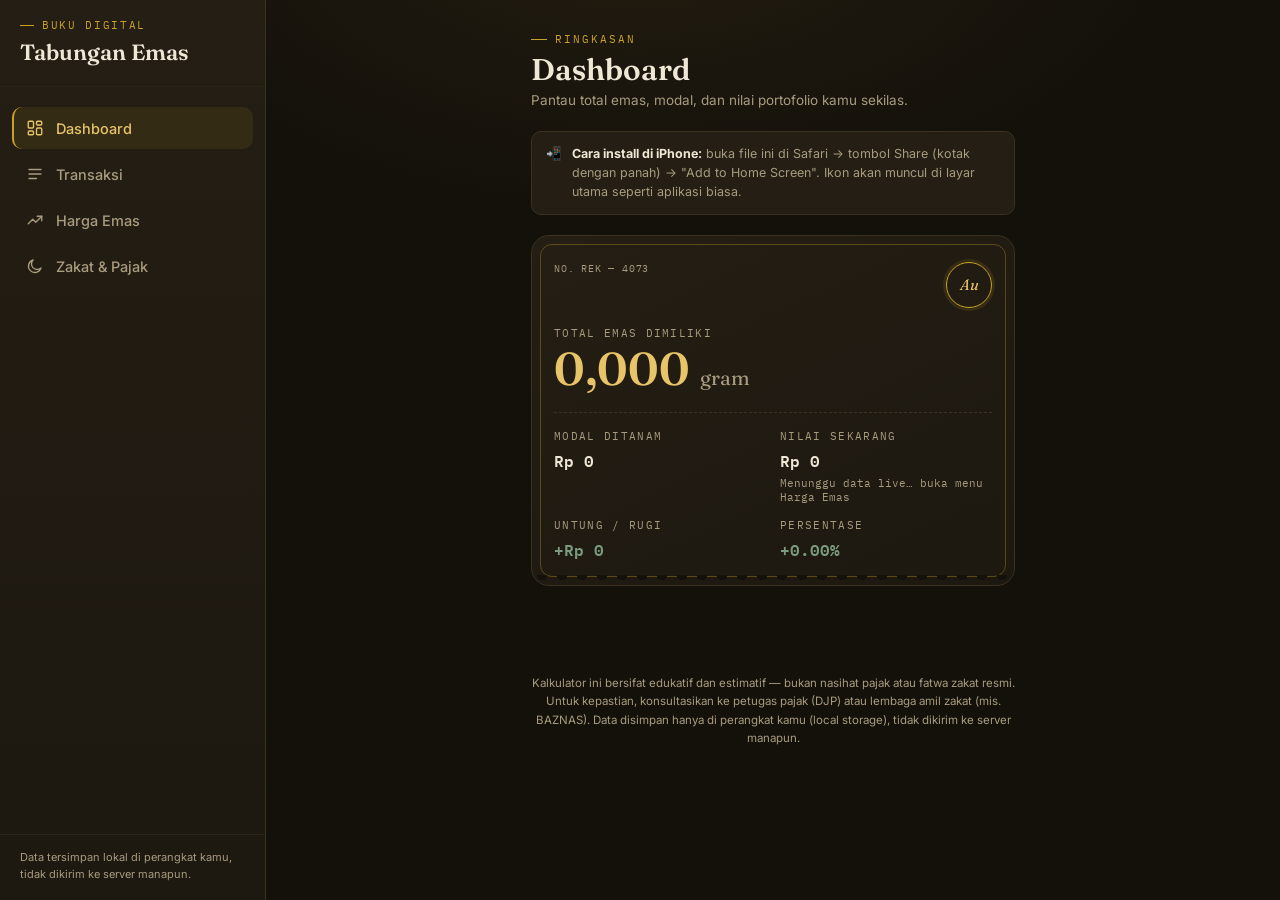
<file: tabungan-emas (4).html>
<!DOCTYPE html>
<html lang="id">
<head>
<meta charset="UTF-8">
<meta name="viewport" content="width=device-width, initial-scale=1, maximum-scale=1, viewport-fit=cover">
<meta name="apple-mobile-web-app-capable" content="yes">
<meta name="apple-mobile-web-app-status-bar-style" content="black-translucent">
<meta name="apple-mobile-web-app-title" content="Tabungan Emas">
<meta name="mobile-web-app-capable" content="yes">
<meta name="theme-color" content="#14110B">
<title>Buku Tabungan Emas</title>
<link rel="apple-touch-icon" href="data:image/svg+xml,%3Csvg xmlns='http://www.w3.org/2000/svg' viewBox='0 0 100 100'%3E%3Crect width='100' height='100' rx='22' fill='%2314110B'/%3E%3Ccircle cx='50' cy='50' r='30' fill='none' stroke='%23C9A227' stroke-width='4'/%3E%3Ctext x='50' y='60' font-size='34' text-anchor='middle' fill='%23E8C468' font-family='Georgia,serif'%3EAu%3C/text%3E%3C/svg%3E">
<link rel="preconnect" href="https://fonts.googleapis.com">
<link href="https://fonts.googleapis.com/css2?family=Fraunces:ital,opsz,wght@0,9..144,400;0,9..144,600;1,9..144,500&family=Inter:wght@400;500;600;700&family=IBM+Plex+Mono:wght@400;500;600&display=swap" rel="stylesheet">
<style>
  :root{
    --bg:#14110B;
    --bg-2:#0F0C08;
    --surface:#1D1810;
    --surface-2:#241E14;
    --border:#3A3120;
    --border-soft:#2A2417;
    --gold:#C9A227;
    --gold-bright:#E8C468;
    --ivory:#EFE7D6;
    --muted:#A89B7E;
    --green:#7A9B7E;
    --rust:#C06B4D;
    --danger:#E15252;
    --radius:14px;
    --topbar-h:56px;
    --sidebar-w:266px;
  }
  *{box-sizing:border-box; -webkit-tap-highlight-color:transparent;}
  html,body{margin:0; padding:0;}
  body{
    background:
      radial-gradient(ellipse 900px 500px at 50% -10%, #241d10 0%, transparent 60%),
      var(--bg);
    color:var(--ivory);
    font-family:'Inter',-apple-system,sans-serif;
    min-height:100vh;
  }

  /* ---------- TOP BAR ---------- */
  .topbar{
    position:sticky; top:0; z-index:30;
    height:calc(var(--topbar-h) + env(safe-area-inset-top));
    padding-top:env(safe-area-inset-top);
    display:flex; align-items:center; gap:12px;
    padding-left:14px; padding-right:14px;
    background:rgba(20,17,11,.92);
    backdrop-filter:blur(10px);
    border-bottom:1px solid var(--border-soft);
  }
  .hamburger{
    width:38px; height:38px; border-radius:9px; border:1px solid var(--border);
    background:var(--surface); display:flex; align-items:center; justify-content:center;
    cursor:pointer; flex-shrink:0;
  }
  .hamburger svg{width:18px; height:18px; stroke:var(--gold-bright);}
  .topbar-title{font-family:'Fraunces',serif; font-weight:600; font-size:17px; color:var(--ivory);}
  .topbar-seal{
    margin-left:auto; width:30px; height:30px; border-radius:50%; border:1.5px solid var(--gold);
    display:flex; align-items:center; justify-content:center; font-family:'Fraunces',serif;
    font-style:italic; font-size:12px; color:var(--gold-bright); flex-shrink:0;
  }

  .storage-banner{
    display:none; font-size:11.5px; color:var(--rust); text-align:center; line-height:1.5;
    padding:8px 16px; background:rgba(192,107,77,.08); border-bottom:1px solid rgba(192,107,77,.25);
  }

  /* ---------- ADD TRANSACTION MODAL ---------- */
  .modal-backdrop{
    position:fixed; inset:0; background:rgba(0,0,0,.6); z-index:59;
    opacity:0; pointer-events:none; transition:opacity .25s;
  }
  .modal-backdrop.open{opacity:1; pointer-events:auto;}

  .modal-sheet{
    position:fixed; left:0; right:0; bottom:0; z-index:60; max-width:520px; margin:0 auto;
    background:linear-gradient(180deg, var(--surface-2), var(--surface));
    border:1px solid var(--border); border-bottom:none;
    border-top-left-radius:20px; border-top-right-radius:20px;
    max-height:88vh; overflow-y:auto;
    transform:translateY(100%);
    transition:transform .32s cubic-bezier(.4,0,.2,1);
    padding:8px 20px calc(22px + env(safe-area-inset-bottom));
  }
  .modal-sheet.open{transform:translateY(0);}
  .modal-handle{width:38px; height:4px; background:var(--border); border-radius:3px; margin:8px auto 14px;}
  .modal-header{display:flex; justify-content:space-between; align-items:center; margin-bottom:16px;}
  .modal-header h2{font-family:'Fraunces',serif; font-weight:600; font-size:19px; margin:0; color:var(--ivory);}
  .modal-close{
    width:32px; height:32px; border-radius:50%; border:1px solid var(--border);
    background:var(--surface); color:var(--muted); font-size:14px; cursor:pointer; flex-shrink:0;
  }

  @media(min-width:860px){
    .modal-sheet{
      left:50%; bottom:auto; top:50%; transform:translate(-50%,-45%); opacity:0; pointer-events:none;
      border-radius:18px; border-bottom:1px solid var(--border); width:480px; transition:transform .25s, opacity .25s;
    }
    .modal-sheet.open{transform:translate(-50%,-50%); opacity:1; pointer-events:auto;}
  }

  /* ---------- SIDEBAR ---------- */
  .backdrop{
    position:fixed; inset:0; background:rgba(0,0,0,.55); z-index:39;
    opacity:0; pointer-events:none; transition:opacity .25s;
  }
  .backdrop.open{opacity:1; pointer-events:auto;}

  .sidebar{
    position:fixed; top:0; bottom:0; left:0; width:var(--sidebar-w); z-index:40;
    background:linear-gradient(180deg, var(--surface-2), var(--surface));
    border-right:1px solid var(--border);
    transform:translateX(-100%);
    transition:transform .3s cubic-bezier(.4,0,.2,1);
    display:flex; flex-direction:column;
    padding-top:calc(18px + env(safe-area-inset-top));
    padding-bottom:calc(18px + env(safe-area-inset-bottom));
  }
  .sidebar.open{transform:translateX(0);}

  .sidebar-header{padding:0 20px 20px; border-bottom:1px solid var(--border-soft); margin-bottom:12px;}
  .sidebar-eyebrow{
    font-family:'IBM Plex Mono',monospace; font-size:10.5px; letter-spacing:.16em; text-transform:uppercase;
    color:var(--gold); display:flex; align-items:center; gap:8px; margin-bottom:6px;
  }
  .sidebar-eyebrow::before{content:''; width:14px; height:1px; background:var(--gold);}
  .sidebar-title{font-family:'Fraunces',serif; font-weight:600; font-size:22px; color:var(--ivory);}

  .menu{list-style:none; margin:0; padding:8px 12px; flex:1;}
  .menu-item{
    display:flex; align-items:center; gap:12px; padding:12px 12px; border-radius:10px;
    color:var(--muted); cursor:pointer; margin-bottom:4px; border-left:2px solid transparent;
    font-size:14.5px; font-weight:500;
  }
  .menu-item svg{width:18px; height:18px; stroke:currentColor; flex-shrink:0;}
  .menu-item:active{background:var(--surface);}
  .menu-item.active{
    color:var(--gold-bright); background:rgba(201,162,39,.1); border-left:2px solid var(--gold);
  }
  .sidebar-footer{padding:14px 20px 0; border-top:1px solid var(--border-soft); margin-top:8px;}
  .sidebar-footer p{font-size:11px; color:var(--muted); line-height:1.5; margin:0;}

  /* ---------- CONTENT ---------- */
  .content{max-width:520px; margin:0 auto; padding:22px 18px 60px;}
  .view{display:none;}
  .view.active{display:block; animation:fadeIn .25s ease;}
  @keyframes fadeIn{from{opacity:0; transform:translateY(4px);} to{opacity:1; transform:translateY(0);}}

  .view-eyebrow{
    font-family:'IBM Plex Mono',monospace; font-size:11px; letter-spacing:.18em; text-transform:uppercase;
    color:var(--gold); display:flex; align-items:center; gap:8px;
  }
  .view-eyebrow::before{content:''; width:16px; height:1px; background:var(--gold);}
  h1.title{
    font-family:'Fraunces',serif; font-weight:600; font-size:30px; line-height:1.08;
    margin:8px 0 4px; color:var(--ivory);
  }
  .subtitle{color:var(--muted); font-size:13.5px; margin:0 0 20px; line-height:1.5;}

  /* Certificate / signature element */
  .certificate{
    position:relative;
    background: linear-gradient(155deg, var(--surface-2), var(--surface));
    border:1px solid var(--border);
    border-radius:18px;
    padding:26px 22px 22px;
    margin-bottom:20px;
    overflow:hidden;
  }
  .certificate::before{
    content:'';
    position:absolute; inset:8px;
    border:1px solid rgba(201,162,39,.35);
    border-radius:12px;
    pointer-events:none;
  }
  .cert-perf{
    position:absolute; left:0; right:0; bottom:0; height:10px;
    background-image: radial-gradient(circle at 10px 0, var(--bg) 5px, transparent 5.5px);
    background-size: 20px 10px;
    background-repeat: repeat-x;
  }
  .cert-row{display:flex; justify-content:space-between; align-items:flex-start; gap:10px;}
  .cert-id{font-family:'IBM Plex Mono',monospace; font-size:10px; color:var(--muted); letter-spacing:.08em;}
  .cert-seal{
    width:46px; height:46px; border-radius:50%;
    border:1.5px solid var(--gold);
    display:flex; align-items:center; justify-content:center;
    font-family:'Fraunces',serif; font-style:italic; color:var(--gold-bright); font-size:15px;
    flex-shrink:0;
    box-shadow: 0 0 0 3px rgba(201,162,39,.12);
  }
  .cert-main{margin-top:18px;}
  .cert-label{font-size:11px; text-transform:uppercase; letter-spacing:.12em; color:var(--muted); font-family:'IBM Plex Mono',monospace;}
  .cert-gram{
    font-family:'Fraunces',serif; font-weight:600; font-size:46px; color:var(--gold-bright);
    line-height:1; margin:6px 0 2px;
  }
  .cert-gram span{font-size:20px; color:var(--muted); font-weight:400;}
  .cert-grid{display:grid; grid-template-columns:1fr 1fr; gap:14px; margin-top:20px; padding-top:16px; border-top:1px dashed var(--border);}
  .cert-metric .cert-label{margin-bottom:4px;}
  .cert-value{font-family:'IBM Plex Mono',monospace; font-size:16px; font-weight:600; color:var(--ivory);}
  .cert-value.pos{color:var(--green);}
  .cert-value.neg{color:var(--rust);}

  .card{
    background:var(--surface);
    border:1px solid var(--border-soft);
    border-radius:var(--radius);
    padding:20px;
    margin-bottom:16px;
  }
  .card h2{
    font-family:'Fraunces',serif; font-weight:600; font-size:19px; margin:0 0 4px; color:var(--ivory);
  }
  .card .hint{font-size:12.5px; color:var(--muted); margin:0 0 16px; line-height:1.5;}

  label{display:block; font-size:12px; color:var(--muted); margin-bottom:6px; font-family:'IBM Plex Mono',monospace; letter-spacing:.03em;}
  input[type=number], input[type=date], select{
    width:100%; background:var(--surface-2); border:1px solid var(--border);
    color:var(--ivory); padding:11px 12px; border-radius:9px; font-size:15px;
    font-family:'IBM Plex Mono',monospace; margin-bottom:14px;
  }
  input:focus, select:focus{outline:2px solid var(--gold); outline-offset:1px; border-color:var(--gold);}

  .seg{display:flex; background:var(--surface-2); border:1px solid var(--border); border-radius:9px; padding:3px; margin-bottom:14px;}
  .seg button{
    flex:1; background:transparent; border:none; color:var(--muted); padding:9px 4px;
    font-family:'Inter'; font-size:13px; font-weight:600; border-radius:6px; cursor:pointer;
  }
  .seg button.active{background:var(--gold); color:var(--bg-2);}

  .row2{display:grid; grid-template-columns:1fr 1fr; gap:12px;}

  .checkrow{display:flex; align-items:center; gap:10px; margin-bottom:12px;}
  .checkrow input[type=checkbox]{width:18px; height:18px; accent-color:var(--gold); margin:0;}
  .checkrow label{margin:0; color:var(--ivory); font-family:'Inter'; font-size:13.5px;}

  .btn{
    width:100%; background:var(--gold); color:var(--bg-2); border:none; padding:13px;
    border-radius:9px; font-weight:700; font-size:14.5px; cursor:pointer; font-family:'Inter';
    letter-spacing:.02em;
  }
  .btn:active{background:var(--gold-bright);}
  .btn-ghost{
    background:transparent; border:1px solid var(--border); color:var(--muted);
  }

  .tax-note{
    background:rgba(192,107,77,.08); border:1px solid rgba(192,107,77,.25);
    border-radius:9px; padding:10px 12px; font-size:12px; color:var(--rust); line-height:1.5; margin-top:6px;
  }

  /* Price board */
  .price-updated{font-size:10.5px; color:var(--muted); font-family:'IBM Plex Mono',monospace; margin-top:2px;}
  .price-actions{margin-top:10px; display:flex; gap:8px;}
  .btn-small{
    flex:1; background:transparent; border:1px solid var(--gold); color:var(--gold-bright);
    padding:9px 8px; border-radius:8px; font-size:12px; font-weight:600; cursor:pointer; font-family:'Inter';
    white-space:nowrap;
  }
  .btn-small:active{background:rgba(201,162,39,.12);}

  .live-price-row{display:flex; justify-content:space-between; align-items:center; gap:12px;}
  .live-price-value{font-family:'IBM Plex Mono',monospace; font-weight:600; font-size:24px; color:var(--gold-bright); margin:4px 0 2px;}

  /* Denomination table (Galeri24 live) */
  .denom-row{
    display:flex; justify-content:space-between; align-items:center;
    padding:11px 0; border-bottom:1px solid var(--border-soft); gap:10px;
  }
  .denom-row:last-child{border-bottom:none;}
  .denom-weight{
    font-family:'IBM Plex Mono',monospace; font-weight:600; font-size:13px; color:var(--gold-bright);
    background:var(--surface-2); border:1px solid var(--border); border-radius:7px;
    padding:5px 9px; flex-shrink:0; min-width:52px; text-align:center;
  }
  .denom-prices{flex:1; min-width:0;}
  .denom-jual{font-size:13.5px; color:var(--ivory); font-family:'IBM Plex Mono',monospace;}
  .denom-buyback{font-size:11px; color:var(--muted); font-family:'IBM Plex Mono',monospace; margin-top:1px;}
  .denom-out{font-size:12px; color:var(--muted); font-style:italic;}
  .denom-use{
    flex-shrink:0; background:transparent; border:1px solid var(--gold); color:var(--gold-bright);
    padding:7px 10px; border-radius:7px; font-size:11.5px; font-weight:600; cursor:pointer; font-family:'Inter';
  }
  .denom-use:active{background:rgba(201,162,39,.12);}

  /* Zakat */
  .nisab-bar{height:8px; background:var(--surface-2); border-radius:6px; overflow:hidden; margin:10px 0 8px; border:1px solid var(--border);}
  .nisab-fill{height:100%; background:linear-gradient(90deg, var(--gold), var(--gold-bright)); transition:width .4s;}
  .zakat-status{
    display:flex; align-items:center; gap:10px; padding:14px; border-radius:10px; margin-top:14px;
  }
  .zakat-status.due{background:rgba(122,155,126,.1); border:1px solid rgba(122,155,126,.3);}
  .zakat-status.wait{background:var(--surface-2); border:1px solid var(--border);}
  .zakat-dot{width:9px; height:9px; border-radius:50%; flex-shrink:0;}
  .zakat-status.due .zakat-dot{background:var(--green);}
  .zakat-status.wait .zakat-dot{background:var(--muted);}
  .zakat-text{font-size:13px; line-height:1.5;}
  .zakat-amount{font-family:'IBM Plex Mono',monospace; font-weight:600; color:var(--green); font-size:17px; margin-top:2px;}

  /* Pajak quick calc */
  .tax-result{
    display:flex; justify-content:space-between; align-items:center; margin-top:14px;
    padding:14px; border-radius:10px; background:var(--surface-2); border:1px solid var(--border);
  }
  .tax-result .cert-label{margin-bottom:4px;}
  .tax-result-amount{font-family:'IBM Plex Mono',monospace; font-weight:600; font-size:18px; color:var(--gold-bright);}
  .info-list{margin:0; padding-left:18px; font-size:12.5px; color:var(--muted); line-height:1.7;}

  /* History */
  .tx{display:flex; justify-content:space-between; align-items:center; padding:12px 0; border-bottom:1px solid var(--border-soft);}
  .tx:last-child{border-bottom:none;}
  .tx-left{display:flex; flex-direction:column; gap:2px;}
  .tx-type{font-size:13px; font-weight:600;}
  .tx-type.beli{color:var(--gold-bright);}
  .tx-type.jual{color:var(--rust);}
  .tx-date{font-size:11px; color:var(--muted); font-family:'IBM Plex Mono',monospace;}
  .tx-right{text-align:right; display:flex; align-items:center; gap:10px;}
  .tx-gram{font-family:'IBM Plex Mono',monospace; font-size:13.5px;}
  .tx-edit{background:none; border:none; color:var(--gold-bright); cursor:pointer; padding:5px; display:flex; align-items:center; border-radius:6px;}
  .tx-edit:active{background:rgba(201,162,39,.12);}
  .tx-edit svg{width:17px; height:17px;}
  .tx-del{background:none; border:none; color:var(--danger); cursor:pointer; padding:5px; display:flex; align-items:center; border-radius:6px;}
  .tx-del:active{background:rgba(225,82,82,.12);}
  .tx-del svg{width:17px; height:17px;}
  .empty{color:var(--muted); font-size:13px; text-align:center; padding:20px 0;}

  footer.legal{max-width:520px; margin:0 auto; padding:8px 18px 24px; color:var(--muted); font-size:11.5px; line-height:1.6; text-align:center;}

  .install-tip{
    display:flex; gap:10px; align-items:flex-start; background:var(--surface-2);
    border:1px solid var(--border); border-radius:10px; padding:12px 14px; margin-bottom:20px;
    font-size:12.5px; color:var(--muted); line-height:1.55;
  }
  .install-tip b{color:var(--ivory);}

  @media(min-width:860px){
    .hamburger{display:none;}
    .backdrop{display:none;}
    .sidebar{transform:translateX(0); position:sticky; top:0; height:100vh;}
    body{display:flex;}
    .app-main{flex:1; display:flex; flex-direction:column; min-width:0;}
    .topbar{display:none;}
    .content{padding-top:32px;}
  }
</style>
</head>
<body>

  <div class="backdrop" id="backdrop"></div>

  <div class="modal-backdrop" id="txModalBackdrop"></div>
  <div class="modal-sheet" id="txModal">
    <div class="modal-handle"></div>
    <div class="modal-header">
      <h2 id="txModalTitle">Tambah Transaksi</h2>
      <button class="modal-close" id="btnCloseModal" aria-label="Tutup">✕</button>
    </div>
    <div class="modal-body">
      <div class="seg" id="segType">
        <button type="button" class="active" data-val="beli">Beli</button>
        <button type="button" data-val="jual">Jual</button>
      </div>

      <label for="txBrandSelect">Merek Emas</label>
      <select id="txBrandSelect">
        <option value="manual">Manual (isi sendiri)</option>
      </select>

      <label for="txDate">Tanggal</label>
      <input type="date" id="txDate">

      <div class="row2">
        <div>
          <label for="gramInput" id="gramLabel">Jumlah (gram)</label>
          <input type="number" id="gramInput" placeholder="0.5" step="0.001" inputmode="decimal">
          <select id="gramSelect" style="display:none;"></select>
        </div>
        <div>
          <label for="hargaPerGram">Harga/gram (Rp)</label>
          <input type="text" id="hargaPerGram" placeholder="1.850.000" inputmode="numeric">
        </div>
      </div>
      <p id="txHargaNote" style="display:none; font-size:11.5px; color:var(--muted); margin:-8px 0 14px; line-height:1.5;"></p>
      <p id="txTotalPreview" style="display:none; font-size:13px; color:var(--gold-bright); margin:-8px 0 16px; font-family:'IBM Plex Mono',monospace;"></p>

      <div class="checkrow">
        <input type="checkbox" id="applyTax">
        <label for="applyTax">Kenakan estimasi PPh Pasal 22 (beli emas batangan dari produsen)</label>
      </div>
      <div id="taxOptions" style="display:none;">
        <div class="seg" id="segNpwp">
          <button type="button" class="active" data-val="ya">Punya NPWP (0,25%)</button>
          <button type="button" data-val="tidak">Tanpa NPWP (0,45%)</button>
        </div>
        <div class="tax-note">Estimasi saja. PPh 22 umumnya berlaku untuk pembelian emas batangan langsung dari badan usaha produsen/penambang (mis. Antam) dan bisa dikreditkan di SPT Tahunan bila kamu wajib pajak. Aplikasi tabungan emas digital (Pegadaian, marketplace, dll) punya skema harga yang mungkin berbeda — cek syarat &amp; ketentuan penyedia masing-masing.</div>
      </div>

      <button class="btn" id="btnAdd" style="margin-top:6px;">Simpan Transaksi</button>
      <p id="formMsg" style="display:none; font-size:12px; color:var(--rust); margin:10px 0 0; text-align:center;"></p>
    </div>
  </div>

  <nav class="sidebar" id="sidebar">
    <div class="sidebar-header">
      <div class="sidebar-eyebrow">Buku Digital</div>
      <div class="sidebar-title">Tabungan Emas</div>
    </div>
    <ul class="menu" id="menu">
      <li class="menu-item active" data-view="dashboard">
        <svg viewBox="0 0 24 24" fill="none" stroke-width="1.8" stroke-linecap="round" stroke-linejoin="round"><rect x="3" y="3" width="7" height="9" rx="1.5"/><rect x="14" y="3" width="7" height="5" rx="1.5"/><rect x="14" y="12" width="7" height="9" rx="1.5"/><rect x="3" y="16" width="7" height="5" rx="1.5"/></svg>
        <span>Dashboard</span>
      </li>
      <li class="menu-item" data-view="riwayat">
        <svg viewBox="0 0 24 24" fill="none" stroke-width="1.8" stroke-linecap="round" stroke-linejoin="round"><path d="M4 6h16M4 12h16M4 18h10"/></svg>
        <span>Transaksi</span>
      </li>
      <li class="menu-item" data-view="harga">
        <svg viewBox="0 0 24 24" fill="none" stroke-width="1.8" stroke-linecap="round" stroke-linejoin="round"><path d="M3 17l6-6 4 4 8-8"/><path d="M15 7h6v6"/></svg>
        <span>Harga Emas</span>
      </li>
      <li class="menu-item" data-view="zakat">
        <svg viewBox="0 0 24 24" fill="none" stroke-width="1.8" stroke-linecap="round" stroke-linejoin="round"><path d="M20 14.5A8.5 8.5 0 1 1 9.5 4a7 7 0 0 0 10.5 10.5Z"/></svg>
        <span>Zakat &amp; Pajak</span>
      </li>
    </ul>
    <div class="sidebar-footer">
      <p>Data tersimpan lokal di perangkat kamu, tidak dikirim ke server manapun.</p>
    </div>
  </nav>

  <div class="app-main">
    <div class="topbar">
      <div class="hamburger" id="btnHamburger">
        <svg viewBox="0 0 24 24" fill="none" stroke-width="2" stroke-linecap="round"><path d="M4 7h16M4 12h16M4 17h16"/></svg>
      </div>
      <div class="topbar-title" id="topbarTitle">Dashboard</div>
      <div class="topbar-seal">Au</div>
    </div>

    <div class="storage-banner" id="storageWarning">
      ⚠️ Penyimpanan otomatis tidak tersedia di tampilan ini. Data akan hilang saat halaman ditutup — buka file lewat Safari langsung (bukan preview chat) supaya data tersimpan permanen.
    </div>

    <div class="content">

      <!-- ============ DASHBOARD ============ -->
      <section class="view active" data-view="dashboard">
        <div class="view-eyebrow">Ringkasan</div>
        <h1 class="title">Dashboard</h1>
        <p class="subtitle">Pantau total emas, modal, dan nilai portofolio kamu sekilas.</p>

        <div class="install-tip" id="installTip">
          <span>📲</span>
          <div><b>Cara install di iPhone:</b> buka file ini di Safari → tombol Share (kotak dengan panah) → "Add to Home Screen". Ikon akan muncul di layar utama seperti aplikasi biasa.</div>
        </div>

        <div class="certificate">
          <div class="cert-row">
            <div><div class="cert-id" id="certId">NO. REK — 0000</div></div>
            <div class="cert-seal">Au</div>
          </div>
          <div class="cert-main">
            <div class="cert-label">Total Emas Dimiliki</div>
            <div class="cert-gram" id="totalGram">0,000 <span>gram</span></div>
          </div>
          <div class="cert-grid">
            <div class="cert-metric">
              <div class="cert-label">Modal Ditanam</div>
              <div class="cert-value" id="totalModal">Rp 0</div>
            </div>
            <div class="cert-metric">
              <div class="cert-label">Nilai Sekarang</div>
              <div class="cert-value" id="totalNilai">Rp 0</div>
              <div class="price-updated" id="nilaiSekarangSource">Menunggu data live…</div>
            </div>
            <div class="cert-metric">
              <div class="cert-label">Untung / Rugi</div>
              <div class="cert-value" id="untungRugi">Rp 0</div>
            </div>
            <div class="cert-metric">
              <div class="cert-label">Persentase</div>
              <div class="cert-value" id="persenUR">0%</div>
            </div>
          </div>
          <div class="cert-perf"></div>
        </div>
      </section>

      <!-- ============ RIWAYAT TRANSAKSI ============ -->
      <section class="view" data-view="riwayat">
        <div class="view-eyebrow">Jejak Rekam</div>
        <h1 class="title">Transaksi</h1>
        <p class="subtitle">Semua catatan beli dan jual emas kamu, terurut dari yang terbaru.</p>

        <button class="btn" id="btnOpenAddModal" style="margin-bottom:16px;">+ Tambah Transaksi</button>

        <div class="seg" id="segTxTab" style="margin-bottom:16px;">
          <button type="button" class="active" data-val="beli">Beli</button>
          <button type="button" data-val="jual">Jual</button>
        </div>

        <label for="txBrandFilter">Filter Merek</label>
        <select id="txBrandFilter" style="margin-bottom:16px;">
          <option value="semua">Semua Merek</option>
        </select>

        <div class="certificate" style="padding:20px 20px 18px;">
          <div class="cert-grid" style="margin-top:0; padding-top:0; border-top:none; grid-template-columns:1fr 1fr;">
            <div class="cert-metric">
              <div class="cert-label" id="txSummaryLabel1">Modal Ditanam</div>
              <div class="cert-value" id="txSummaryModal">Rp 0</div>
            </div>
            <div class="cert-metric">
              <div class="cert-label">Nilai Sekarang</div>
              <div class="cert-value" id="txSummaryNilai">Rp 0</div>
              <div class="price-updated" id="txSummarySource"></div>
            </div>
          </div>
          <div class="cert-perf"></div>
        </div>

        <div class="card">
          <div id="txList"><div class="empty">Belum ada transaksi tersimpan.</div></div>
        </div>

        <button class="btn btn-ghost" id="btnReset">Hapus Semua Data</button>
      </section>

      <!-- ============ HARGA EMAS ============ -->
      <section class="view" data-view="harga">
        <div class="view-eyebrow">Pantau Pasar</div>
        <h1 class="title">Harga Emas</h1>
        <p class="subtitle">Papan harga per merek yang kamu perbarui sendiri, plus tautan cepat ke sumber resmi untuk cek angka terbaru.</p>

        <div class="install-tip" id="liveInfoTip">
          <span>📡</span>
          <div>Harga emas <b>dunia</b> (spot internasional) ditarik otomatis lewat internet dan dikonversi ke Rupiah pakai kurs terkini. Ini beda dengan harga retail Antam/UBS/Galeri24/dll yang punya tambahan ongkos cetak &amp; margin toko — jadi harga per merek di bawah tetap perlu kamu cocokkan manual dari tautan resmi.</div>
        </div>

        <div class="card">
          <h2>Harga Emas Dunia <span style="color:var(--green); font-size:11px; font-family:'IBM Plex Mono',monospace; vertical-align:middle;">● LIVE</span></h2>
          <p class="hint">Spot XAU/USD dikonversi ke Rupiah per gram, ditarik otomatis dari internet.</p>
          <div class="live-price-row">
            <div>
              <div class="cert-label">Estimasi per gram (24K)</div>
              <div class="live-price-value" id="liveSpotIdr">—</div>
              <div class="price-updated" id="liveSpotMeta">Belum ditarik</div>
            </div>
            <button class="btn-small" id="btnRefreshLive" style="flex:none; width:auto; padding:9px 14px;">🔄 Tarik Ulang</button>
          </div>
          <p id="liveSpotError" style="display:none; font-size:12px; color:var(--rust); margin-top:10px; line-height:1.5;"></p>
        </div>

        <div class="card">
          <h2>Papan Harga Galeri 24 <span style="color:var(--green); font-size:11px; font-family:'IBM Plex Mono',monospace; vertical-align:middle;">● LIVE</span></h2>
          <p class="hint">Harga jual &amp; buyback per denominasi berat, ditarik otomatis dari galeri24.co.id (lewat API pihak ketiga <em>logam-mulia-api</em>, disalurkan lewat CORS proxy publik karena API tersebut belum mendukung akses langsung dari browser).</p>

          <div class="row2" style="margin-bottom:4px;">
            <div>
              <label for="galeriBrandSelect">Merek</label>
              <select id="galeriBrandSelect"></select>
            </div>
            <div style="display:flex; align-items:flex-end; gap:8px; margin-bottom:14px;">
              <button class="btn-small" id="btnRefreshGaleri" style="flex:1;">🔄 Tarik Ulang</button>
            </div>
          </div>
          <div class="price-updated" id="galeriMeta" style="margin-bottom:12px;">Belum ditarik</div>

          <div id="galeriTable"></div>
          <p id="galeriError" style="display:none; font-size:12px; color:var(--rust); margin-top:10px; line-height:1.5;"></p>
        </div>
      </section>

      <!-- ============ ZAKAT & PAJAK ============ -->
      <section class="view" data-view="zakat">
        <div class="view-eyebrow">Kewajiban</div>
        <h1 class="title">Zakat &amp; Pajak</h1>
        <p class="subtitle">Estimasi zakat emas dan pajak pembelian, dihitung dari data tabungan kamu.</p>

        <div class="card">
          <h2>Zakat Emas</h2>
          <p class="hint">Nisab 85 gram emas murni, kadar 2,5%, wajib jika kepemilikan sudah mencapai nisab dan tersimpan genap 1 tahun (haul).</p>

          <div class="checkrow">
            <input type="checkbox" id="perhiasanDipakai">
            <label for="perhiasanDipakai">Emas ini perhiasan yang dipakai sehari-hari (bukan simpanan/investasi)</label>
          </div>

          <label>Progres menuju nisab (85 gram)</label>
          <div class="nisab-bar"><div class="nisab-fill" id="nisabFill" style="width:0%"></div></div>
          <div style="display:flex; justify-content:space-between; font-size:11.5px; color:var(--muted); font-family:'IBM Plex Mono',monospace;">
            <span id="nisabCurrent">0 g</span>
            <span>85 g</span>
          </div>

          <div class="zakat-status wait" id="zakatStatus">
            <div class="zakat-dot"></div>
            <div class="zakat-text" id="zakatText">Belum ada data transaksi.</div>
          </div>
        </div>

        <div class="card">
          <h2>Kalkulator Cepat Pajak</h2>
          <p class="hint">Estimasi PPh Pasal 22 untuk satu transaksi pembelian emas batangan, tanpa perlu menyimpannya sebagai catatan.</p>

          <label for="taxCalcNominal">Nominal pembelian (Rp)</label>
          <input type="text" id="taxCalcNominal" placeholder="1.000.000" inputmode="numeric">

          <div class="seg" id="segTaxCalc">
            <button type="button" class="active" data-val="ya">Punya NPWP (0,25%)</button>
            <button type="button" data-val="tidak">Tanpa NPWP (0,45%)</button>
          </div>

          <div class="tax-result">
            <div>
              <div class="cert-label">Estimasi PPh 22</div>
              <div class="tax-result-amount" id="taxCalcResult">Rp 0</div>
            </div>
          </div>

          <p class="hint" style="margin:16px 0 8px;">Beberapa hal penting seputar pajak emas:</p>
          <ul class="info-list">
            <li>PPh 22 dipungut oleh badan usaha produsen/penambang saat penjualan emas batangan.</li>
            <li>Tarif 0,25% berlaku bagi pembeli ber-NPWP, 0,45% bagi yang tidak ber-NPWP.</li>
            <li>Pajak ini umumnya bisa dikreditkan dalam SPT Tahunan bagi wajib pajak orang pribadi.</li>
            <li>Emas perhiasan dan platform tabungan emas digital dapat memiliki skema pajak berbeda.</li>
          </ul>
        </div>
      </section>

    </div>

    <footer class="legal">
      Kalkulator ini bersifat edukatif dan estimatif — bukan nasihat pajak atau fatwa zakat resmi.
      Untuk kepastian, konsultasikan ke petugas pajak (DJP) atau lembaga amil zakat (mis. BAZNAS).
      Data disimpan hanya di perangkat kamu (local storage), tidak dikirim ke server manapun.
    </footer>
  </div>

<script>
(function(){
  const $ = id => document.getElementById(id);
  const fmtRp = n => 'Rp ' + Math.round(n).toLocaleString('id-ID');
  const fmtGram = n => n.toLocaleString('id-ID',{minimumFractionDigits:3, maximumFractionDigits:3});
  const todayISO = () => new Date().toISOString().slice(0,10);

  function parseRupiah(str){
    if(!str) return 0;
    const digits = String(str).replace(/[^0-9]/g, '');
    return digits ? parseInt(digits, 10) : 0;
  }
  function getRupiahValue(id){
    return parseRupiah($(id).value);
  }
  function setRupiahValue(id, num){
    $(id).value = num ? Math.round(num).toLocaleString('id-ID') : '';
  }
  function attachRupiahFormatting(id){
    const el = $(id);
    el.addEventListener('input', ()=>{
      const cursorFromEnd = el.value.length - el.selectionStart;
      const raw = parseRupiah(el.value);
      el.value = raw ? raw.toLocaleString('id-ID') : '';
      const newPos = Math.max(el.value.length - cursorFromEnd, 0);
      el.setSelectionRange(newPos, newPos);
    });
  }

  $('txDate').value = todayISO();
  $('certId').textContent = 'NO. REK — ' + Math.floor(1000+Math.random()*9000);

  /* ---------- Sidebar / navigation ---------- */
  const menuLabels = {dashboard:'Dashboard', riwayat:'Transaksi', harga:'Harga Emas', zakat:'Zakat & Pajak'};
  const sidebar = $('sidebar');
  const backdrop = $('backdrop');

  function openSidebar(){ sidebar.classList.add('open'); backdrop.classList.add('open'); }
  function closeSidebar(){ sidebar.classList.remove('open'); backdrop.classList.remove('open'); }

  $('btnHamburger').addEventListener('click', ()=>{
    sidebar.classList.contains('open') ? closeSidebar() : openSidebar();
  });
  backdrop.addEventListener('click', closeSidebar);

  /* ---------- Add-transaction modal ---------- */
  const txModal = $('txModal');
  const txModalBackdrop = $('txModalBackdrop');
  let editingId = null;

  function openTxModal(){
    txModal.classList.add('open');
    txModalBackdrop.classList.add('open');
  }
  function closeTxModal(){
    txModal.classList.remove('open');
    txModalBackdrop.classList.remove('open');
    resetTxModalToAddMode();
  }
  function resetTxModalToAddMode(){
    editingId = null;
    $('txModalTitle').textContent = 'Tambah Transaksi';
    $('btnAdd').textContent = 'Simpan Transaksi';
  }
  function openTxModalForEdit(t){
    editingId = t.id;
    $('txModalTitle').textContent = 'Edit Transaksi';
    $('btnAdd').textContent = 'Simpan Perubahan';

    document.querySelectorAll('#segType button').forEach(b=> b.classList.toggle('active', b.dataset.val===t.type));
    txType = t.type;

    $('txDate').value = t.date;

    const brandVal = t.brand && t.brand !== 'manual' ? t.brand : 'manual';
    $('txBrandSelect').value = [...$('txBrandSelect').options].some(o=> o.value===brandVal) ? brandVal : 'manual';
    selectedTxBrand = $('txBrandSelect').value;
    updateGramFieldMode();

    if(selectedTxBrand !== 'manual'){
      const weights = [...$('gramSelect').options].map(o=> parseFloat(o.value));
      if(weights.includes(t.gram)) $('gramSelect').value = t.gram;
    } else {
      $('gramInput').value = t.gram;
    }

    setRupiahValue('hargaPerGram', t.hargaPerGram);
    showTxHargaNote('');
    showTxTotalPreview();

    const hasTax = t.taxAmount > 0;
    $('applyTax').checked = hasTax;
    $('taxOptions').style.display = hasTax ? 'block' : 'none';
    if(hasTax){
      const npwpVal = t.taxRate === 0.0025 ? 'ya' : 'tidak';
      document.querySelectorAll('#segNpwp button').forEach(b=> b.classList.toggle('active', b.dataset.val===npwpVal));
      npwp = npwpVal;
    }

    showFormMsg('');
    openTxModal();
  }
  txModalBackdrop.addEventListener('click', closeTxModal);
  $('btnCloseModal').addEventListener('click', closeTxModal);
  function resetTxFormFields(){
    document.querySelectorAll('#segType button').forEach(b=> b.classList.toggle('active', b.dataset.val==='beli'));
    txType = 'beli';
    $('txDate').value = todayISO();
    $('txBrandSelect').value = 'manual';
    selectedTxBrand = 'manual';
    updateGramFieldMode();
    $('gramInput').value = '';
    setRupiahValue('hargaPerGram', 0);
    showTxHargaNote('');
    showTxTotalPreview();
    $('applyTax').checked = false;
    $('taxOptions').style.display = 'none';
    showFormMsg('');
  }

  $('btnOpenAddModal').addEventListener('click', ()=>{
    resetTxModalToAddMode();
    resetTxFormFields();
    openTxModal();
  });

  function switchView(view){
    document.querySelectorAll('.view').forEach(v=> v.classList.toggle('active', v.dataset.view===view));
    document.querySelectorAll('.menu-item').forEach(m=> m.classList.toggle('active', m.dataset.view===view));
    $('topbarTitle').textContent = menuLabels[view] || 'Dashboard';
    closeSidebar();
    window.scrollTo(0,0);
  }
  document.querySelectorAll('.menu-item').forEach(item=>{
    item.addEventListener('click', ()=> switchView(item.dataset.view));
  });

  /* ---------- Storage (safe) ---------- */
  const STORAGE_KEY = 'emasTransactions_v1';
  let storageOK = true;

  function loadState(){
    try{
      const raw = localStorage.getItem(STORAGE_KEY);
      return raw ? JSON.parse(raw) : [];
    }catch(e){
      storageOK = false;
      return [];
    }
  }

  let state = loadState();
  let txType = 'beli';
  let npwp = 'ya';
  let taxCalcNpwp = 'ya';

  function save(){
    try{
      localStorage.setItem(STORAGE_KEY, JSON.stringify(state));
    }catch(e){
      storageOK = false;
    }
    render();
  }

  /* ---------- Live world gold price (auto, via internet) ---------- */
  const GRAM_PER_TROY_OZ = 31.1034768;
  let liveGold = null;      // {xauUsd, usdIdr, idrPerGram, updatedAt}
  let liveFetching = false;

  function renderLiveGold(errMsg){
    const valEl = $('liveSpotIdr');
    const metaEl = $('liveSpotMeta');
    const errEl = $('liveSpotError');
    const btn = $('btnRefreshLive');
    if(!valEl) return; // view not in DOM yet, ignore

    btn.textContent = liveFetching ? 'Menarik…' : '🔄 Tarik Ulang';
    btn.disabled = liveFetching;

    if(liveGold){
      valEl.textContent = fmtRp(liveGold.idrPerGram);
      metaEl.textContent = 'Diperbarui ' + new Date(liveGold.updatedAt).toLocaleString('id-ID',{dateStyle:'medium', timeStyle:'short'}) + ' · kurs 1 USD ≈ ' + fmtRp(liveGold.usdIdr);
    } else {
      valEl.textContent = '—';
      metaEl.textContent = liveFetching ? 'Menarik data dari internet…' : 'Belum ditarik';
    }

    if(errMsg){
      errEl.textContent = errMsg;
      errEl.style.display = 'block';
    } else {
      errEl.style.display = 'none';
    }
  }

  async function fetchLiveGold(onDone){
    if(liveFetching) return;
    liveFetching = true;
    renderLiveGold();

    let xauUsd, usdIdr;
    let goldError = null, fxError = null;

    const controller = new AbortController();
    const timeout = setTimeout(()=> controller.abort(), 10000);

    try{
      const goldRes = await fetch('https://api.gold-api.com/price/XAU', {signal: controller.signal});
      if(!goldRes.ok) throw new Error('status ' + goldRes.status);
      const goldData = await goldRes.json();
      xauUsd = goldData?.price;
      if(!xauUsd) throw new Error('format tidak dikenali');
    }catch(e){
      goldError = e;
    }

    try{
      const fxRes = await fetch('https://open.er-api.com/v6/latest/USD', {signal: controller.signal});
      if(!fxRes.ok) throw new Error('status ' + fxRes.status);
      const fxData = await fxRes.json();
      usdIdr = fxData?.rates?.IDR;
      if(!usdIdr) throw new Error('format tidak dikenali');
    }catch(e){
      fxError = e;
    }

    clearTimeout(timeout);
    liveFetching = false;

    if(xauUsd && usdIdr){
      liveGold = {
        xauUsd, usdIdr,
        idrPerGram: (xauUsd / GRAM_PER_TROY_OZ) * usdIdr,
        updatedAt: new Date().toISOString()
      };
      renderLiveGold();
    } else {
      const parts = [];
      if(goldError) parts.push('harga emas (gold-api.com)');
      if(fxError) parts.push('kurs USD→IDR (open.er-api.com)');
      let msg = 'Gagal menarik ' + parts.join(' dan ') + '. ';
      if(controller.signal.aborted){
        msg = 'Waktu tunggu habis — cek koneksi internet kamu lalu tap "Tarik Ulang". ';
      } else {
        msg += 'Kemungkinan browser/koneksi kamu memblokir permintaan ke server ini (coba buka DevTools → tab Console/Network untuk detail error), atau server sedang bermasalah. ';
      }
      msg += 'Kamu tetap bisa isi harga manual di papan di bawah.';
      renderLiveGold(msg);
    }
    if(onDone) onDone();
  }

  const btnRefreshLive = $('btnRefreshLive');
  if(btnRefreshLive) btnRefreshLive.addEventListener('click', ()=> fetchLiveGold());

  /* ---------- Dashboard valuation reference (brand + weight from Galeri24 board) ---------- */
  const DASHBOARD_REF_KEY = 'emasDashboardRef_v1';

  function loadDashboardRef(){
    try{
      const raw = localStorage.getItem(DASHBOARD_REF_KEY);
      if(raw) return JSON.parse(raw);
    }catch(e){}
    return { brand: 'GALERI 24', weight: 1 };
  }
  let dashboardRef = loadDashboardRef();

  function setDashboardRef(brand, weight){
    dashboardRef = { brand, weight };
    try{ localStorage.setItem(DASHBOARD_REF_KEY, JSON.stringify(dashboardRef)); }catch(e){}
  }

  function getReferenceGaleriPrice(){
    if(!galeriLive || !galeriLive.brands) return null;

    const tryBrand = (brandName, weight)=>{
      const data = galeriLive.brands[brandName];
      if(!data) return null;
      const row = data.find(r=> r.weight === weight && r.buyback > 0);
      return row ? row : null;
    };

    let row = tryBrand(dashboardRef.brand, dashboardRef.weight);
    let brandUsed = dashboardRef.brand, weightUsed = dashboardRef.weight;

    // fallback: same brand, any weight with buyback available
    if(!row && galeriLive.brands[dashboardRef.brand]){
      const withStock = galeriLive.brands[dashboardRef.brand].filter(r=> r.buyback>0);
      if(withStock.length){ row = withStock[0]; weightUsed = row.weight; }
    }
    // fallback: default GALERI 24 @1g
    if(!row){
      row = tryBrand('GALERI 24', 1);
      if(row){ brandUsed = 'GALERI 24'; weightUsed = 1; }
    }
    // fallback: any brand/weight with buyback available at all
    if(!row){
      for(const [name, data] of Object.entries(galeriLive.brands)){
        const withStock = data.filter(r=> r.buyback>0);
        if(withStock.length){ row = withStock[0]; brandUsed = name; weightUsed = row.weight; break; }
      }
    }
    if(!row) return null;
    return {
      perGram: row.buyback / weightUsed,
      brand: brandUsed,
      weight: weightUsed,
      recordedDate: galeriLive.recordedDate
    };
  }

  /* ---------- Galeri24 live price board (per denomination) ---------- */
  const GALERI_CACHE_KEY = 'emasGaleriLive_v2';
  const GALERI_BRAND_ORDER = ['GALERI 24','ANTAM','UBS','ANTAM MULIA RETRO','ANTAM NON PEGADAIAN','LOTUS ARCHI','DINAR G24'];

  function loadGaleriCache(){
    try{
      const raw = localStorage.getItem(GALERI_CACHE_KEY);
      return raw ? JSON.parse(raw) : null;
    }catch(e){ return null; }
  }
  function saveGaleriCache(){
    try{ localStorage.setItem(GALERI_CACHE_KEY, JSON.stringify(galeriLive)); }catch(e){}
  }

  let galeriLive = loadGaleriCache();
  let galeriFetching = false;
  let selectedGaleriBrand = null;

  function sortBrandNames(names){
    return names.sort((a,b)=>{
      const ia = GALERI_BRAND_ORDER.indexOf(a);
      const ib = GALERI_BRAND_ORDER.indexOf(b);
      if(ia===-1 && ib===-1) return a.localeCompare(b);
      if(ia===-1) return 1;
      if(ib===-1) return -1;
      return ia-ib;
    });
  }

  function populateGaleriBrandSelect(){
    const sel = $('galeriBrandSelect');
    if(!galeriLive || !galeriLive.brands){ sel.innerHTML = '<option>—</option>'; return; }
    const names = sortBrandNames(Object.keys(galeriLive.brands));
    if(!selectedGaleriBrand || !names.includes(selectedGaleriBrand)){
      selectedGaleriBrand = names[0];
    }
    sel.innerHTML = names.map(n=> `<option value="${n}" ${n===selectedGaleriBrand?'selected':''}>${n}</option>`).join('');
  }

  function renderGaleriTable(){
    const box = $('galeriTable');
    const metaEl = $('galeriMeta');
    const btn = $('btnRefreshGaleri');

    btn.textContent = galeriFetching ? 'Menarik…' : '🔄 Tarik Ulang';
    btn.disabled = galeriFetching;

    if(!galeriLive || !galeriLive.brands){
      box.innerHTML = '<div class="empty">Belum ada data. Tap "Tarik Ulang".</div>';
      metaEl.textContent = galeriFetching ? 'Menarik data dari internet…' : 'Belum ditarik';
      return;
    }

    metaEl.textContent = 'Data per ' + galeriLive.recordedDate + ' · ditarik ' +
      new Date(galeriLive.fetchedAt).toLocaleString('id-ID',{dateStyle:'medium', timeStyle:'short'});

    const rows = (galeriLive.brands[selectedGaleriBrand] || []).filter(r=> r.sell>0 || r.buyback>0);
    if(rows.length===0){
      box.innerHTML = '<div class="empty">Tidak ada data denominasi untuk merek ini saat ini.</div>';
      return;
    }

    box.innerHTML = rows.map(r=>{
      const canUse = r.buyback>0;
      const isActive = dashboardRef.brand === selectedGaleriBrand && dashboardRef.weight === r.weight;
      return `
        <div class="denom-row">
          <div class="denom-weight">${r.weight} g</div>
          <div class="denom-prices">
            ${r.sell>0 ? `<div class="denom-jual">${fmtRp(r.sell)}</div>` : `<div class="denom-out">Stok kosong</div>`}
            ${r.buyback>0 ? `<div class="denom-buyback">Buyback ${fmtRp(r.buyback)}</div>` : ''}
          </div>
          ${canUse ? `<button class="denom-use" data-weight="${r.weight}">${isActive ? '✓ Acuan Dashboard' : 'Pakai untuk Dashboard'}</button>` : ''}
        </div>
      `;
    }).join('');

    box.querySelectorAll('.denom-use').forEach(useBtn=>{
      useBtn.addEventListener('click', ()=>{
        const w = parseFloat(useBtn.dataset.weight);
        const row = (galeriLive.brands[selectedGaleriBrand] || []).find(r=> r.weight === w);
        if(!row || !row.buyback) return;
        setDashboardRef(selectedGaleriBrand, w);
        renderGaleriTable();
        render();
        switchView('dashboard');
      });
    });
  }

  const GALERI_TARGET_URL = 'https://logam-mulia-api.iamutaki.workers.dev/api/prices/galeri24';
  const CORS_PROXIES = [
    (url)=> 'https://api.allorigins.win/raw?url=' + encodeURIComponent(url),
    (url)=> 'https://api.codetabs.com/v1/proxy/?quest=' + encodeURIComponent(url)
  ];

  async function fetchJsonViaProxies(targetUrl, signal){
    let lastErr;
    for(const buildUrl of CORS_PROXIES){
      try{
        const res = await fetch(buildUrl(targetUrl), {signal});
        if(!res.ok) throw new Error('status ' + res.status);
        return await res.json();
      }catch(e){
        lastErr = e;
      }
    }
    throw lastErr || new Error('Semua proxy gagal');
  }

  async function fetchGaleriLive(){
    if(galeriFetching) return;
    galeriFetching = true;
    renderGaleriTable();

    const errEl = $('galeriError');
    try{
      const controller = new AbortController();
      const timeout = setTimeout(()=> controller.abort(), 15000);
      const json = await fetchJsonViaProxies(GALERI_TARGET_URL, controller.signal);
      clearTimeout(timeout);
      if(!json.success || !Array.isArray(json.data)) throw new Error('format tidak dikenali');

      const brands = {};
      let recordedDate = '';
      json.data.forEach(item=>{
        const name = item.materialType;
        if(!brands[name]) brands[name] = [];
        brands[name].push({weight: item.weight, sell: item.sellPrice, buyback: item.buybackPrice});
        recordedDate = item.recordedDate || recordedDate;
      });
      Object.keys(brands).forEach(k=> brands[k].sort((a,b)=> a.weight-b.weight));

      galeriLive = {brands, recordedDate, fetchedAt: new Date().toISOString()};
      saveGaleriCache();
      errEl.style.display = 'none';
    }catch(e){
      const msg = e.name === 'AbortError'
        ? 'Waktu tunggu habis — cek koneksi internet, lalu tap "Tarik Ulang" lagi.'
        : 'Server sumber data atau proxy-nya sedang sibuk/dibatasi. ' + (galeriLive ? 'Menampilkan data tersimpan terakhir — coba "Tarik Ulang" beberapa saat lagi.' : 'Coba lagi dalam beberapa menit, atau isi manual di kartu bawah.');
      errEl.textContent = msg;
      errEl.style.display = 'block';
    }

    galeriFetching = false;
    populateGaleriBrandSelect();
    populateTxBrandSelect();
    renderGaleriTable();
    render();
  }

  $('galeriBrandSelect').addEventListener('change', (e)=>{
    selectedGaleriBrand = e.target.value;
    renderGaleriTable();
  });
  $('btnRefreshGaleri').addEventListener('click', fetchGaleriLive);

  function seg(id, onChange){
    const el = $(id);
    el.querySelectorAll('button').forEach(btn=>{
      btn.addEventListener('click', ()=>{
        el.querySelectorAll('button').forEach(b=>b.classList.remove('active'));
        btn.classList.add('active');
        onChange(btn.dataset.val);
      });
    });
  }
  seg('segType', v=>{ txType = v; updateTxHargaFromBrand(); });
  seg('segNpwp', v=> npwp = v);
  seg('segTaxCalc', v=>{ taxCalcNpwp = v; renderTaxCalc(); });

  $('applyTax').addEventListener('change', e=>{
    $('taxOptions').style.display = e.target.checked ? 'block':'none';
  });

  /* ---------- Auto-fill harga/gram in modal from brand + date ---------- */
  let selectedTxBrand = 'manual';
  const txHistoryCache = {};

  function populateTxBrandSelect(){
    const sel = $('txBrandSelect');
    const current = sel.value || 'manual';
    let options = '<option value="manual">Manual (isi sendiri)</option>';
    if(galeriLive && galeriLive.brands){
      const names = sortBrandNames(Object.keys(galeriLive.brands));
      options += names.map(n=> `<option value="${n}">${n}</option>`).join('');
    }
    sel.innerHTML = options;
    sel.value = [...sel.options].some(o=> o.value===current) ? current : 'manual';
    selectedTxBrand = sel.value;
    updateGramFieldMode();
  }

  function updateGramFieldMode(){
    const gramInput = $('gramInput');
    const gramSelect = $('gramSelect');
    const label = $('gramLabel');

    if(selectedTxBrand === 'manual'){
      gramInput.style.display = 'block';
      gramSelect.style.display = 'none';
      label.textContent = 'Jumlah (gram)';
      return;
    }

    label.textContent = 'Denominasi (gram)';
    gramInput.style.display = 'none';
    gramSelect.style.display = 'block';

    const brandData = galeriLive.brands[selectedTxBrand] || [];
    const weights = [...new Set(brandData.map(r=> r.weight))].sort((a,b)=> a-b);
    const currentVal = parseFloat(gramSelect.value);
    gramSelect.innerHTML = weights.map(w=> `<option value="${w}">${w} g</option>`).join('');
    if(weights.includes(currentVal)) gramSelect.value = currentVal;
    else {
      const withStock = brandData.filter(r=> r.sell>0).map(r=> r.weight);
      gramSelect.value = withStock.includes(1) ? 1 : (withStock[0] ?? weights[0]);
    }
  }

  function pickReferenceWeight(brandData, preferredWeight){
    const withStock = brandData.filter(r=> r.sell>0);
    if(preferredWeight && withStock.some(r=> r.weight===preferredWeight)) return preferredWeight;
    const one = withStock.find(r=> r.weight===1);
    if(one) return 1;
    if(withStock.length) return withStock[0].weight;
    return brandData.length ? brandData[0].weight : 1;
  }

  function showTxHargaNote(msg){
    const el = $('txHargaNote');
    el.textContent = msg;
    el.style.display = msg ? 'block' : 'none';
  }

  function showTxTotalPreview(){
    const el = $('txTotalPreview');
    const gram = getCurrentGram();
    const harga = getRupiahValue('hargaPerGram');
    if(gram && harga){
      el.textContent = 'Estimasi total: ' + fmtRp(gram * harga);
      el.style.display = 'block';
    } else {
      el.style.display = 'none';
    }
  }

  async function updateTxHargaFromBrand(){
    if(selectedTxBrand === 'manual' || !galeriLive || !galeriLive.brands){
      showTxHargaNote('');
      showTxTotalPreview();
      return;
    }
    const brandData = galeriLive.brands[selectedTxBrand] || [];
    if(brandData.length === 0){ showTxHargaNote(''); return; }

    const date = $('txDate').value || todayISO();
    const refWeight = parseFloat($('gramSelect').value) || pickReferenceWeight(brandData, null);
    const priceField = txType === 'jual' ? 'buyback' : 'sell';
    const priceFieldHistory = txType === 'jual' ? 'buybackPrice' : 'sellPrice';
    const priceLabel = txType === 'jual' ? 'buyback' : 'jual';

    showTxHargaNote('Mengambil harga ' + selectedTxBrand + '…');

    let price = null, recordedDateUsed = null;

    if(date === todayISO()){
      const row = brandData.find(r=> r.weight === refWeight);
      if(row && row[priceField] > 0){ price = row[priceField]; recordedDateUsed = galeriLive.recordedDate; }
    }

    if(!price){
      const cacheKey = selectedTxBrand + '|' + refWeight;
      try{
        let history = txHistoryCache[cacheKey];
        if(!history){
          const target = 'https://logam-mulia-api.iamutaki.workers.dev/api/prices/galeri24/history?materialType=' +
            encodeURIComponent(selectedTxBrand) + '&weight=' + refWeight + '&length=1000';
          const json = await fetchJsonViaProxies(target);
          history = (json.success && Array.isArray(json.data)) ? json.data : [];
          txHistoryCache[cacheKey] = history;
        }
        const sorted = history.filter(r=> r[priceFieldHistory] > 0)
          .slice()
          .sort((a,b)=> new Date(b.recordedDate) - new Date(a.recordedDate));
        let match = sorted.find(r=> r.recordedDate === date);
        if(!match) match = sorted.find(r=> new Date(r.recordedDate) <= new Date(date));
        if(match){ price = match[priceFieldHistory]; recordedDateUsed = match.recordedDate; }
      }catch(e){ /* fall through to "no data" message below */ }
    }

    if(price){
      const perGram = Math.round(price / refWeight);
      setRupiahValue('hargaPerGram', perGram);
      const dateNote = (recordedDateUsed && recordedDateUsed !== date)
        ? ' · data tanggal tepat tidak tersedia, pakai data terdekat ' + recordedDateUsed
        : '';
      showTxHargaNote('Harga ' + priceLabel + ' otomatis dari ' + selectedTxBrand + ' (' + refWeight + ' g)' + dateNote + '. Masih bisa diubah manual.');
    } else {
      showTxHargaNote('Tidak ada data harga ' + priceLabel + ' ' + selectedTxBrand + ' untuk tanggal ini — isi manual.');
    }
    showTxTotalPreview();
  }

  $('txBrandSelect').addEventListener('change', (e)=>{
    selectedTxBrand = e.target.value;
    updateGramFieldMode();
    updateTxHargaFromBrand();
  });
  $('txDate').addEventListener('change', updateTxHargaFromBrand);
  $('gramSelect').addEventListener('change', updateTxHargaFromBrand);
  $('gramInput').addEventListener('input', showTxTotalPreview);
  $('hargaPerGram').addEventListener('input', showTxTotalPreview);

  function showFormMsg(msg){
    const el = $('formMsg');
    el.textContent = msg;
    el.style.display = msg ? 'block' : 'none';
  }

  function getCurrentGram(){
    if(selectedTxBrand !== 'manual') return parseFloat($('gramSelect').value);
    return parseFloat($('gramInput').value);
  }

  $('btnAdd').addEventListener('click', ()=>{
    showFormMsg('');
    const date = $('txDate').value || todayISO();

    const gram = getCurrentGram();
    const hargaPerGram = getRupiahValue('hargaPerGram');
    if(!gram || !hargaPerGram){ showFormMsg('Pilih/isi jumlah gram dan harga per gram dulu ya.'); return; }
    const nominal = gram * hargaPerGram;

    let taxAmount = 0, taxRate = 0;
    if($('applyTax').checked && txType==='beli'){
      taxRate = npwp==='ya' ? 0.0025 : 0.0045;
      taxAmount = nominal * taxRate;
    }

    if(editingId){
      const idx = state.findIndex(t=> t.id === editingId);
      if(idx !== -1){
        state[idx] = {
          ...state[idx],
          date, type: txType, gram, hargaPerGram, nominal,
          taxRate, taxAmount, brand: selectedTxBrand
        };
      }
    } else {
      state.push({
        id: Date.now(),
        date, type: txType, gram, hargaPerGram, nominal,
        taxRate, taxAmount, brand: selectedTxBrand
      });
    }
    state.sort((a,b)=> new Date(a.date) - new Date(b.date));
    save();

    closeTxModal();
    switchView('riwayat');
  });

  let resetArmed = false;
  const btnReset = $('btnReset');
  btnReset.addEventListener('click', ()=>{
    if(!resetArmed){
      resetArmed = true;
      btnReset.textContent = 'Yakin? Tap sekali lagi untuk hapus';
      btnReset.style.color = 'var(--rust)';
      btnReset.style.borderColor = 'var(--rust)';
      setTimeout(()=>{
        resetArmed = false;
        btnReset.textContent = 'Hapus Semua Data';
        btnReset.style.color = '';
        btnReset.style.borderColor = '';
      }, 3000);
      return;
    }
    resetArmed = false;
    btnReset.textContent = 'Hapus Semua Data';
    btnReset.style.color = '';
    btnReset.style.borderColor = '';
    state = [];
    save();
  });

  function computeTotals(){
    let totalGram=0, totalModal=0;
    state.forEach(t=>{
      if(t.type==='beli'){ totalGram += t.gram; totalModal += t.nominal + t.taxAmount; }
      else { totalGram -= t.gram; totalModal -= t.nominal; }
    });
    return {totalGram: Math.max(totalGram,0), totalModal: Math.max(totalModal,0)};
  }

  function renderTaxCalc(){
    const nominal = getRupiahValue('taxCalcNominal');
    const rate = taxCalcNpwp==='ya' ? 0.0025 : 0.0045;
    $('taxCalcResult').textContent = fmtRp(nominal * rate);
  }
  $('taxCalcNominal').addEventListener('input', renderTaxCalc);

  function render(){
    const ref = getReferenceGaleriPrice();
    const harga = ref ? ref.perGram : 0;
    const {totalGram, totalModal} = computeTotals();
    const nilaiSekarang = totalGram * harga;
    const untungRugi = nilaiSekarang - totalModal;
    const persen = totalModal>0 ? (untungRugi/totalModal*100) : 0;

    $('totalGram').innerHTML = fmtGram(totalGram) + ' <span>gram</span>';
    $('totalModal').textContent = fmtRp(totalModal);
    $('totalNilai').textContent = fmtRp(nilaiSekarang);
    $('nilaiSekarangSource').textContent = ref
      ? 'Berdasar ' + ref.brand + ' (' + ref.weight + ' g) · ' + ref.recordedDate
      : 'Menunggu data live… buka menu Harga Emas';
    const urEl = $('untungRugi'); const pEl = $('persenUR');
    urEl.textContent = (untungRugi>=0?'+':'') + fmtRp(untungRugi);
    pEl.textContent = (persen>=0?'+':'') + persen.toFixed(2) + '%';
    [urEl,pEl].forEach(el=>{
      el.classList.remove('pos','neg');
      el.classList.add(untungRugi>=0 ? 'pos':'neg');
    });

    // Zakat
    const nisabGram = 85;
    const pct = Math.min(totalGram/nisabGram*100, 100);
    $('nisabFill').style.width = pct+'%';
    $('nisabCurrent').textContent = fmtGram(totalGram)+' g';

    const statusEl = $('zakatStatus'); const textEl = $('zakatText');
    const isPerhiasan = $('perhiasanDipakai').checked;

    if(state.length===0){
      statusEl.className='zakat-status wait';
      textEl.innerHTML = 'Belum ada data transaksi.';
    } else {
      const firstDate = new Date(state.find(t=>t.type==='beli')?.date || state[0].date);
      const days = Math.floor((new Date() - firstDate) / 86400000);
      const haulDone = days >= 354;

      if(isPerhiasan){
        statusEl.className='zakat-status wait';
        textEl.innerHTML = 'Ditandai sebagai perhiasan yang dipakai. Sebagian ulama tidak mewajibkan zakat untuk perhiasan yang dipakai wajar sehari-hari — namun ini termasuk masalah khilafiyah. Disarankan konsultasi ke ustadz/lembaga amil zakat terpercaya.';
      } else if(totalGram >= nisabGram && haulDone){
        const zakatAmount = nilaiSekarang * 0.025;
        statusEl.className='zakat-status due';
        textEl.innerHTML = 'Sudah mencapai nisab &amp; haul (' + days + ' hari sejak simpanan pertama). Estimasi zakat wajib (2,5%):<div class="zakat-amount">' + fmtRp(zakatAmount) + '</div>';
      } else if(totalGram >= nisabGram){
        statusEl.className='zakat-status wait';
        textEl.innerHTML = 'Sudah mencapai nisab (85 gram), tapi haul (1 tahun kepemilikan) belum genap. Baru ' + days + ' dari ~354 hari.';
      } else {
        statusEl.className='zakat-status wait';
        textEl.innerHTML = 'Belum mencapai nisab 85 gram. Kurang ' + fmtGram(nisabGram-totalGram) + ' gram lagi.';
      }
    }

    // History (tab Beli/Jual + filter merek, dengan ringkasan modal & nilai sekarang)
    renderTxList();
  }

  let txTabFilter = 'beli';
  let txBrandFilterVal = 'semua';

  function getFilteredTx(){
    return state.filter(t=> t.type === txTabFilter && (txBrandFilterVal === 'semua' || (t.brand || 'manual') === txBrandFilterVal));
  }

  function populateTxBrandFilter(){
    const sel = $('txBrandFilter');
    const current = sel.value || 'semua';
    const brandsInTab = [...new Set(state.filter(t=> t.type===txTabFilter).map(t=> t.brand || 'manual'))];
    const namedBrands = sortBrandNames(brandsInTab.filter(b=> b!=='manual'));
    let options = '<option value="semua">Semua Merek</option>';
    if(brandsInTab.includes('manual')) options += '<option value="manual">Manual</option>';
    options += namedBrands.map(b=> `<option value="${b}">${b}</option>`).join('');
    sel.innerHTML = options;
    sel.value = [...sel.options].some(o=> o.value===current) ? current : 'semua';
    txBrandFilterVal = sel.value;
  }

  function getBrandCurrentPricePerGram(brand){
    if(brand && brand !== 'manual' && galeriLive && galeriLive.brands && galeriLive.brands[brand]){
      const withStock = galeriLive.brands[brand].filter(r=> r.buyback>0);
      if(withStock.length){
        const row = withStock.find(r=> r.weight===1) || withStock[0];
        return row.buyback / row.weight;
      }
    }
    const ref = getReferenceGaleriPrice();
    return ref ? ref.perGram : 0;
  }

  function renderTxList(){
    populateTxBrandFilter();
    const filtered = getFilteredTx();

    let totalGram = 0, totalNominal = 0, totalNilai = 0;
    filtered.forEach(t=>{
      totalGram += t.gram;
      totalNominal += t.nominal + (t.taxAmount || 0);
      totalNilai += t.gram * getBrandCurrentPricePerGram(t.brand);
    });

    $('txSummaryLabel1').textContent = txTabFilter === 'beli' ? 'Modal Ditanam' : 'Total Diterima';
    $('txSummaryModal').textContent = fmtRp(totalNominal);
    $('txSummaryNilai').textContent = fmtRp(totalNilai);
    $('txSummarySource').textContent = totalGram > 0
      ? 'Estimasi dari ' + fmtGram(totalGram) + ' g, harga live per merek'
      : '';

    const listEl = $('txList');
    if(filtered.length === 0){
      listEl.innerHTML = '<div class="empty">Belum ada transaksi ' + (txTabFilter==='beli' ? 'beli' : 'jual') + ' untuk filter ini.</div>';
      return;
    }

    listEl.innerHTML = [...filtered].reverse().map(t=>{
      const brandLabel = (t.brand && t.brand !== 'manual') ? t.brand : 'Manual';
      return `
        <div class="tx">
          <div class="tx-left">
            <span class="tx-type ${t.type}">${t.type==='beli'?'Beli':'Jual'} · ${brandLabel}</span>
            <span class="tx-date">${new Date(t.date).toLocaleDateString('id-ID',{day:'2-digit',month:'short',year:'numeric'})} · ${fmtRp(t.nominal)}${t.taxAmount>0?' · pajak '+fmtRp(t.taxAmount):''}</span>
          </div>
          <div class="tx-right">
            <span class="tx-gram">${fmtGram(t.gram)} g</span>
            <button class="tx-edit" data-id="${t.id}" aria-label="Edit transaksi">
              <svg viewBox="0 0 24 24" fill="none" stroke="currentColor" stroke-width="1.8" stroke-linecap="round" stroke-linejoin="round"><path d="M12 20h9"/><path d="M16.5 3.5a2.121 2.121 0 013 3L7 19l-4 1 1-4L16.5 3.5z"/></svg>
            </button>
            <button class="tx-del" data-id="${t.id}" aria-label="Hapus transaksi">
              <svg viewBox="0 0 24 24" fill="currentColor"><path d="M9 3a1 1 0 00-1 1v1H4.5a1 1 0 000 2H5l1.1 12.1A2 2 0 008.09 21h7.82a2 2 0 002-1.9L19 7h.5a1 1 0 000-2H16V4a1 1 0 00-1-1H9zm1 2h4v1h-4V5zM9.5 10a1 1 0 012 0v7a1 1 0 01-2 0v-7zm5 0a1 1 0 012 0v7a1 1 0 01-2 0v-7z"/></svg>
            </button>
          </div>
        </div>
      `;
    }).join('');

    listEl.querySelectorAll('.tx-del').forEach(btn=>{
      btn.addEventListener('click', ()=>{
        state = state.filter(t=> t.id !== parseInt(btn.dataset.id));
        save();
      });
    });
    listEl.querySelectorAll('.tx-edit').forEach(btn=>{
      btn.addEventListener('click', ()=>{
        const t = state.find(x=> x.id === parseInt(btn.dataset.id));
        if(t) openTxModalForEdit(t);
      });
    });
  }

  seg('segTxTab', v=>{ txTabFilter = v; renderTxList(); });
  $('txBrandFilter').addEventListener('change', (e)=>{
    txBrandFilterVal = e.target.value;
    renderTxList();
  });

  $('perhiasanDipakai').addEventListener('change', render);

  attachRupiahFormatting('hargaPerGram');
  attachRupiahFormatting('taxCalcNominal');

  render();
  renderTaxCalc();
  renderLiveGold();
  fetchLiveGold();
  populateGaleriBrandSelect();
  populateTxBrandSelect();
  renderGaleriTable();
  fetchGaleriLive();

  if(!storageOK){
    $('storageWarning').style.display = 'block';
  }

  try{
    if(window.navigator.standalone){ $('installTip').style.display='none'; }
  }catch(e){}
})();
</script>
</body>
</html>
</file>
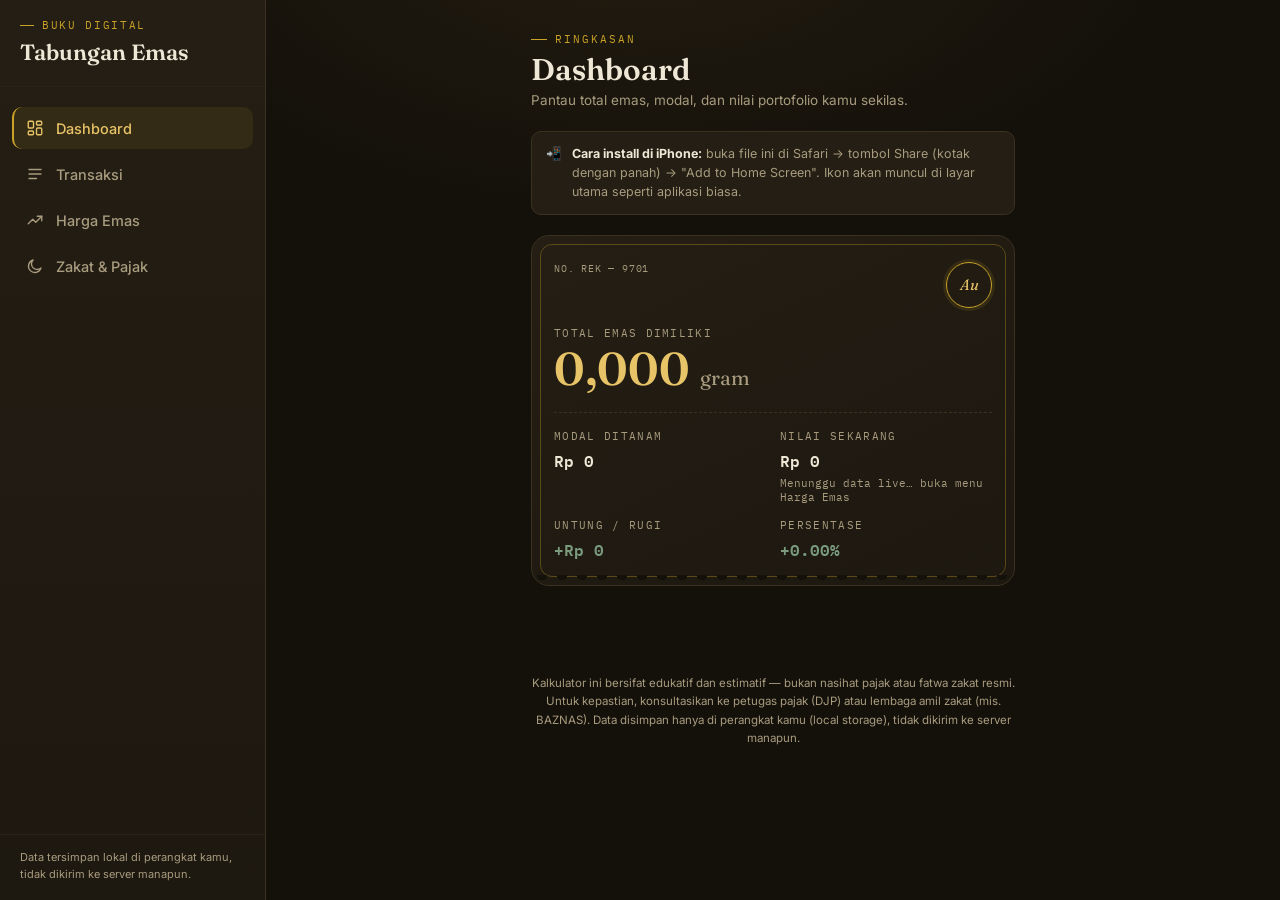
<file: tabungan-emas.html>
<!DOCTYPE html>
<html lang="id">
<head>
<meta charset="UTF-8">
<meta name="viewport" content="width=device-width, initial-scale=1, maximum-scale=1, viewport-fit=cover">
<meta name="apple-mobile-web-app-capable" content="yes">
<meta name="apple-mobile-web-app-status-bar-style" content="black-translucent">
<meta name="apple-mobile-web-app-title" content="Tabungan Emas">
<meta name="mobile-web-app-capable" content="yes">
<meta name="theme-color" content="#14110B">
<title>Buku Tabungan Emas</title>
<link rel="apple-touch-icon" href="data:image/svg+xml,%3Csvg xmlns='http://www.w3.org/2000/svg' viewBox='0 0 100 100'%3E%3Crect width='100' height='100' rx='22' fill='%2314110B'/%3E%3Ccircle cx='50' cy='50' r='30' fill='none' stroke='%23C9A227' stroke-width='4'/%3E%3Ctext x='50' y='60' font-size='34' text-anchor='middle' fill='%23E8C468' font-family='Georgia,serif'%3EAu%3C/text%3E%3C/svg%3E">
<link rel="preconnect" href="https://fonts.googleapis.com">
<link href="https://fonts.googleapis.com/css2?family=Fraunces:ital,opsz,wght@0,9..144,400;0,9..144,600;1,9..144,500&family=Inter:wght@400;500;600;700&family=IBM+Plex+Mono:wght@400;500;600&display=swap" rel="stylesheet">
<style>
  :root{
    --bg:#14110B;
    --bg-2:#0F0C08;
    --surface:#1D1810;
    --surface-2:#241E14;
    --border:#3A3120;
    --border-soft:#2A2417;
    --gold:#C9A227;
    --gold-bright:#E8C468;
    --ivory:#EFE7D6;
    --muted:#A89B7E;
    --green:#7A9B7E;
    --rust:#C06B4D;
    --danger:#E15252;
    --radius:14px;
    --topbar-h:56px;
    --sidebar-w:266px;
  }
  *{box-sizing:border-box; -webkit-tap-highlight-color:transparent;}
  html,body{margin:0; padding:0;}
  body{
    background:
      radial-gradient(ellipse 900px 500px at 50% -10%, #241d10 0%, transparent 60%),
      var(--bg);
    color:var(--ivory);
    font-family:'Inter',-apple-system,sans-serif;
    min-height:100vh;
  }

  /* ---------- TOP BAR ---------- */
  .topbar{
    position:sticky; top:0; z-index:30;
    height:calc(var(--topbar-h) + env(safe-area-inset-top));
    padding-top:env(safe-area-inset-top);
    display:flex; align-items:center; gap:12px;
    padding-left:14px; padding-right:14px;
    background:rgba(20,17,11,.92);
    backdrop-filter:blur(10px);
    border-bottom:1px solid var(--border-soft);
  }
  .hamburger{
    width:38px; height:38px; border-radius:9px; border:1px solid var(--border);
    background:var(--surface); display:flex; align-items:center; justify-content:center;
    cursor:pointer; flex-shrink:0;
  }
  .hamburger svg{width:18px; height:18px; stroke:var(--gold-bright);}
  .topbar-title{font-family:'Fraunces',serif; font-weight:600; font-size:17px; color:var(--ivory);}
  .topbar-seal{
    margin-left:auto; width:30px; height:30px; border-radius:50%; border:1.5px solid var(--gold);
    display:flex; align-items:center; justify-content:center; font-family:'Fraunces',serif;
    font-style:italic; font-size:12px; color:var(--gold-bright); flex-shrink:0;
  }

  .storage-banner{
    display:none; font-size:11.5px; color:var(--rust); text-align:center; line-height:1.5;
    padding:8px 16px; background:rgba(192,107,77,.08); border-bottom:1px solid rgba(192,107,77,.25);
  }

  /* ---------- ADD TRANSACTION MODAL ---------- */
  .modal-backdrop{
    position:fixed; inset:0; background:rgba(0,0,0,.6); z-index:59;
    opacity:0; pointer-events:none; transition:opacity .25s;
  }
  .modal-backdrop.open{opacity:1; pointer-events:auto;}

  .modal-sheet{
    position:fixed; left:0; right:0; bottom:0; z-index:60; max-width:520px; margin:0 auto;
    background:linear-gradient(180deg, var(--surface-2), var(--surface));
    border:1px solid var(--border); border-bottom:none;
    border-top-left-radius:20px; border-top-right-radius:20px;
    max-height:88vh; overflow-y:auto;
    transform:translateY(100%);
    transition:transform .32s cubic-bezier(.4,0,.2,1);
    padding:8px 20px calc(22px + env(safe-area-inset-bottom));
  }
  .modal-sheet.open{transform:translateY(0);}
  .modal-handle{width:38px; height:4px; background:var(--border); border-radius:3px; margin:8px auto 14px;}
  .modal-header{display:flex; justify-content:space-between; align-items:center; margin-bottom:16px;}
  .modal-header h2{font-family:'Fraunces',serif; font-weight:600; font-size:19px; margin:0; color:var(--ivory);}
  .modal-close{
    width:32px; height:32px; border-radius:50%; border:1px solid var(--border);
    background:var(--surface); color:var(--muted); font-size:14px; cursor:pointer; flex-shrink:0;
  }

  @media(min-width:860px){
    .modal-sheet{
      left:50%; bottom:auto; top:50%; transform:translate(-50%,-45%); opacity:0; pointer-events:none;
      border-radius:18px; border-bottom:1px solid var(--border); width:480px; transition:transform .25s, opacity .25s;
    }
    .modal-sheet.open{transform:translate(-50%,-50%); opacity:1; pointer-events:auto;}
  }

  /* ---------- SIDEBAR ---------- */
  .backdrop{
    position:fixed; inset:0; background:rgba(0,0,0,.55); z-index:39;
    opacity:0; pointer-events:none; transition:opacity .25s;
  }
  .backdrop.open{opacity:1; pointer-events:auto;}

  .sidebar{
    position:fixed; top:0; bottom:0; left:0; width:var(--sidebar-w); z-index:40;
    background:linear-gradient(180deg, var(--surface-2), var(--surface));
    border-right:1px solid var(--border);
    transform:translateX(-100%);
    transition:transform .3s cubic-bezier(.4,0,.2,1);
    display:flex; flex-direction:column;
    padding-top:calc(18px + env(safe-area-inset-top));
    padding-bottom:calc(18px + env(safe-area-inset-bottom));
  }
  .sidebar.open{transform:translateX(0);}

  .sidebar-header{padding:0 20px 20px; border-bottom:1px solid var(--border-soft); margin-bottom:12px;}
  .sidebar-eyebrow{
    font-family:'IBM Plex Mono',monospace; font-size:10.5px; letter-spacing:.16em; text-transform:uppercase;
    color:var(--gold); display:flex; align-items:center; gap:8px; margin-bottom:6px;
  }
  .sidebar-eyebrow::before{content:''; width:14px; height:1px; background:var(--gold);}
  .sidebar-title{font-family:'Fraunces',serif; font-weight:600; font-size:22px; color:var(--ivory);}

  .menu{list-style:none; margin:0; padding:8px 12px; flex:1;}
  .menu-item{
    display:flex; align-items:center; gap:12px; padding:12px 12px; border-radius:10px;
    color:var(--muted); cursor:pointer; margin-bottom:4px; border-left:2px solid transparent;
    font-size:14.5px; font-weight:500;
  }
  .menu-item svg{width:18px; height:18px; stroke:currentColor; flex-shrink:0;}
  .menu-item:active{background:var(--surface);}
  .menu-item.active{
    color:var(--gold-bright); background:rgba(201,162,39,.1); border-left:2px solid var(--gold);
  }
  .sidebar-footer{padding:14px 20px 0; border-top:1px solid var(--border-soft); margin-top:8px;}
  .sidebar-footer p{font-size:11px; color:var(--muted); line-height:1.5; margin:0;}

  /* ---------- CONTENT ---------- */
  .content{max-width:520px; margin:0 auto; padding:22px 18px 60px;}
  .view{display:none;}
  .view.active{display:block; animation:fadeIn .25s ease;}
  @keyframes fadeIn{from{opacity:0; transform:translateY(4px);} to{opacity:1; transform:translateY(0);}}

  .view-eyebrow{
    font-family:'IBM Plex Mono',monospace; font-size:11px; letter-spacing:.18em; text-transform:uppercase;
    color:var(--gold); display:flex; align-items:center; gap:8px;
  }
  .view-eyebrow::before{content:''; width:16px; height:1px; background:var(--gold);}
  h1.title{
    font-family:'Fraunces',serif; font-weight:600; font-size:30px; line-height:1.08;
    margin:8px 0 4px; color:var(--ivory);
  }
  .subtitle{color:var(--muted); font-size:13.5px; margin:0 0 20px; line-height:1.5;}

  /* Certificate / signature element */
  .certificate{
    position:relative;
    background: linear-gradient(155deg, var(--surface-2), var(--surface));
    border:1px solid var(--border);
    border-radius:18px;
    padding:26px 22px 22px;
    margin-bottom:20px;
    overflow:hidden;
  }
  .certificate::before{
    content:'';
    position:absolute; inset:8px;
    border:1px solid rgba(201,162,39,.35);
    border-radius:12px;
    pointer-events:none;
  }
  .cert-perf{
    position:absolute; left:0; right:0; bottom:0; height:10px;
    background-image: radial-gradient(circle at 10px 0, var(--bg) 5px, transparent 5.5px);
    background-size: 20px 10px;
    background-repeat: repeat-x;
  }
  .cert-row{display:flex; justify-content:space-between; align-items:flex-start; gap:10px;}
  .cert-id{font-family:'IBM Plex Mono',monospace; font-size:10px; color:var(--muted); letter-spacing:.08em;}
  .cert-seal{
    width:46px; height:46px; border-radius:50%;
    border:1.5px solid var(--gold);
    display:flex; align-items:center; justify-content:center;
    font-family:'Fraunces',serif; font-style:italic; color:var(--gold-bright); font-size:15px;
    flex-shrink:0;
    box-shadow: 0 0 0 3px rgba(201,162,39,.12);
  }
  .cert-main{margin-top:18px;}
  .cert-label{font-size:11px; text-transform:uppercase; letter-spacing:.12em; color:var(--muted); font-family:'IBM Plex Mono',monospace;}
  .cert-gram{
    font-family:'Fraunces',serif; font-weight:600; font-size:46px; color:var(--gold-bright);
    line-height:1; margin:6px 0 2px;
  }
  .cert-gram span{font-size:20px; color:var(--muted); font-weight:400;}
  .cert-grid{display:grid; grid-template-columns:1fr 1fr; gap:14px; margin-top:20px; padding-top:16px; border-top:1px dashed var(--border);}
  .cert-metric .cert-label{margin-bottom:4px;}
  .cert-value{font-family:'IBM Plex Mono',monospace; font-size:16px; font-weight:600; color:var(--ivory);}
  .cert-value.pos{color:var(--green);}
  .cert-value.neg{color:var(--rust);}

  .card{
    background:var(--surface);
    border:1px solid var(--border-soft);
    border-radius:var(--radius);
    padding:20px;
    margin-bottom:16px;
  }
  .card h2{
    font-family:'Fraunces',serif; font-weight:600; font-size:19px; margin:0 0 4px; color:var(--ivory);
  }
  .card .hint{font-size:12.5px; color:var(--muted); margin:0 0 16px; line-height:1.5;}

  label{display:block; font-size:12px; color:var(--muted); margin-bottom:6px; font-family:'IBM Plex Mono',monospace; letter-spacing:.03em;}
  input[type=number], input[type=date], select{
    width:100%; background:var(--surface-2); border:1px solid var(--border);
    color:var(--ivory); padding:11px 12px; border-radius:9px; font-size:15px;
    font-family:'IBM Plex Mono',monospace; margin-bottom:14px;
  }
  input:focus, select:focus{outline:2px solid var(--gold); outline-offset:1px; border-color:var(--gold);}

  .seg{display:flex; background:var(--surface-2); border:1px solid var(--border); border-radius:9px; padding:3px; margin-bottom:14px;}
  .seg button{
    flex:1; background:transparent; border:none; color:var(--muted); padding:9px 4px;
    font-family:'Inter'; font-size:13px; font-weight:600; border-radius:6px; cursor:pointer;
  }
  .seg button.active{background:var(--gold); color:var(--bg-2);}

  .row2{display:grid; grid-template-columns:1fr 1fr; gap:12px;}

  .checkrow{display:flex; align-items:center; gap:10px; margin-bottom:12px;}
  .checkrow input[type=checkbox]{width:18px; height:18px; accent-color:var(--gold); margin:0;}
  .checkrow label{margin:0; color:var(--ivory); font-family:'Inter'; font-size:13.5px;}

  .btn{
    width:100%; background:var(--gold); color:var(--bg-2); border:none; padding:13px;
    border-radius:9px; font-weight:700; font-size:14.5px; cursor:pointer; font-family:'Inter';
    letter-spacing:.02em;
  }
  .btn:active{background:var(--gold-bright);}
  .btn-ghost{
    background:transparent; border:1px solid var(--border); color:var(--muted);
  }

  .tax-note{
    background:rgba(192,107,77,.08); border:1px solid rgba(192,107,77,.25);
    border-radius:9px; padding:10px 12px; font-size:12px; color:var(--rust); line-height:1.5; margin-top:6px;
  }

  /* Price board */
  .price-updated{font-size:10.5px; color:var(--muted); font-family:'IBM Plex Mono',monospace; margin-top:2px;}
  .price-actions{margin-top:10px; display:flex; gap:8px;}
  .btn-small{
    flex:1; background:transparent; border:1px solid var(--gold); color:var(--gold-bright);
    padding:9px 8px; border-radius:8px; font-size:12px; font-weight:600; cursor:pointer; font-family:'Inter';
    white-space:nowrap;
  }
  .btn-small:active{background:rgba(201,162,39,.12);}

  .live-price-row{display:flex; justify-content:space-between; align-items:center; gap:12px;}
  .live-price-value{font-family:'IBM Plex Mono',monospace; font-weight:600; font-size:24px; color:var(--gold-bright); margin:4px 0 2px;}

  /* Denomination table (Galeri24 live) */
  .denom-row{
    display:flex; justify-content:space-between; align-items:center;
    padding:11px 0; border-bottom:1px solid var(--border-soft); gap:10px;
  }
  .denom-row:last-child{border-bottom:none;}
  .denom-weight{
    font-family:'IBM Plex Mono',monospace; font-weight:600; font-size:13px; color:var(--gold-bright);
    background:var(--surface-2); border:1px solid var(--border); border-radius:7px;
    padding:5px 9px; flex-shrink:0; min-width:52px; text-align:center;
  }
  .denom-prices{flex:1; min-width:0;}
  .denom-jual{font-size:13.5px; color:var(--ivory); font-family:'IBM Plex Mono',monospace;}
  .denom-buyback{font-size:11px; color:var(--muted); font-family:'IBM Plex Mono',monospace; margin-top:1px;}
  .denom-out{font-size:12px; color:var(--muted); font-style:italic;}
  .denom-use{
    flex-shrink:0; background:transparent; border:1px solid var(--gold); color:var(--gold-bright);
    padding:7px 10px; border-radius:7px; font-size:11.5px; font-weight:600; cursor:pointer; font-family:'Inter';
  }
  .denom-use:active{background:rgba(201,162,39,.12);}

  /* Zakat */
  .nisab-bar{height:8px; background:var(--surface-2); border-radius:6px; overflow:hidden; margin:10px 0 8px; border:1px solid var(--border);}
  .nisab-fill{height:100%; background:linear-gradient(90deg, var(--gold), var(--gold-bright)); transition:width .4s;}
  .zakat-status{
    display:flex; align-items:center; gap:10px; padding:14px; border-radius:10px; margin-top:14px;
  }
  .zakat-status.due{background:rgba(122,155,126,.1); border:1px solid rgba(122,155,126,.3);}
  .zakat-status.wait{background:var(--surface-2); border:1px solid var(--border);}
  .zakat-dot{width:9px; height:9px; border-radius:50%; flex-shrink:0;}
  .zakat-status.due .zakat-dot{background:var(--green);}
  .zakat-status.wait .zakat-dot{background:var(--muted);}
  .zakat-text{font-size:13px; line-height:1.5;}
  .zakat-amount{font-family:'IBM Plex Mono',monospace; font-weight:600; color:var(--green); font-size:17px; margin-top:2px;}

  /* Pajak quick calc */
  .tax-result{
    display:flex; justify-content:space-between; align-items:center; margin-top:14px;
    padding:14px; border-radius:10px; background:var(--surface-2); border:1px solid var(--border);
  }
  .tax-result .cert-label{margin-bottom:4px;}
  .tax-result-amount{font-family:'IBM Plex Mono',monospace; font-weight:600; font-size:18px; color:var(--gold-bright);}
  .info-list{margin:0; padding-left:18px; font-size:12.5px; color:var(--muted); line-height:1.7;}

  /* History */
  .tx{display:flex; justify-content:space-between; align-items:center; padding:12px 0; border-bottom:1px solid var(--border-soft);}
  .tx:last-child{border-bottom:none;}
  .tx-left{display:flex; flex-direction:column; gap:2px;}
  .tx-type{font-size:13px; font-weight:600;}
  .tx-type.beli{color:var(--gold-bright);}
  .tx-type.jual{color:var(--rust);}
  .tx-date{font-size:11px; color:var(--muted); font-family:'IBM Plex Mono',monospace;}
  .tx-right{text-align:right; display:flex; align-items:center; gap:10px;}
  .tx-gram{font-family:'IBM Plex Mono',monospace; font-size:13.5px;}
  .tx-edit{background:none; border:none; color:var(--gold-bright); cursor:pointer; padding:5px; display:flex; align-items:center; border-radius:6px;}
  .tx-edit:active{background:rgba(201,162,39,.12);}
  .tx-edit svg{width:17px; height:17px;}
  .tx-del{background:none; border:none; color:var(--danger); cursor:pointer; padding:5px; display:flex; align-items:center; border-radius:6px;}
  .tx-del:active{background:rgba(225,82,82,.12);}
  .tx-del svg{width:17px; height:17px;}
  .empty{color:var(--muted); font-size:13px; text-align:center; padding:20px 0;}

  footer.legal{max-width:520px; margin:0 auto; padding:8px 18px 24px; color:var(--muted); font-size:11.5px; line-height:1.6; text-align:center;}

  .install-tip{
    display:flex; gap:10px; align-items:flex-start; background:var(--surface-2);
    border:1px solid var(--border); border-radius:10px; padding:12px 14px; margin-bottom:20px;
    font-size:12.5px; color:var(--muted); line-height:1.55;
  }
  .install-tip b{color:var(--ivory);}

  @media(min-width:860px){
    .hamburger{display:none;}
    .backdrop{display:none;}
    .sidebar{transform:translateX(0); position:sticky; top:0; height:100vh;}
    body{display:flex;}
    .app-main{flex:1; display:flex; flex-direction:column; min-width:0;}
    .topbar{display:none;}
    .content{padding-top:32px;}
  }
</style>
</head>
<body>

  <div class="backdrop" id="backdrop"></div>

  <div class="modal-backdrop" id="txModalBackdrop"></div>
  <div class="modal-sheet" id="txModal">
    <div class="modal-handle"></div>
    <div class="modal-header">
      <h2 id="txModalTitle">Tambah Transaksi</h2>
      <button class="modal-close" id="btnCloseModal" aria-label="Tutup">✕</button>
    </div>
    <div class="modal-body">
      <div class="seg" id="segType">
        <button type="button" class="active" data-val="beli">Beli</button>
        <button type="button" data-val="jual">Jual</button>
      </div>

      <label for="txBrandSelect">Merek Emas</label>
      <select id="txBrandSelect">
        <option value="manual">Manual (isi sendiri)</option>
      </select>

      <label for="txDate">Tanggal</label>
      <input type="date" id="txDate">

      <div class="row2">
        <div>
          <label for="gramInput" id="gramLabel">Jumlah (gram)</label>
          <input type="number" id="gramInput" placeholder="0.5" step="0.001" inputmode="decimal">
          <select id="gramSelect" style="display:none;"></select>
        </div>
        <div>
          <label for="hargaPerGram">Harga/gram (Rp)</label>
          <input type="text" id="hargaPerGram" placeholder="1.850.000" inputmode="numeric">
        </div>
      </div>
      <p id="txHargaNote" style="display:none; font-size:11.5px; color:var(--muted); margin:-8px 0 14px; line-height:1.5;"></p>
      <p id="txTotalPreview" style="display:none; font-size:13px; color:var(--gold-bright); margin:-8px 0 16px; font-family:'IBM Plex Mono',monospace;"></p>

      <div class="checkrow">
        <input type="checkbox" id="applyTax">
        <label for="applyTax">Kenakan estimasi PPh Pasal 22 (beli emas batangan dari produsen)</label>
      </div>
      <div id="taxOptions" style="display:none;">
        <div class="seg" id="segNpwp">
          <button type="button" class="active" data-val="ya">Punya NPWP (0,25%)</button>
          <button type="button" data-val="tidak">Tanpa NPWP (0,45%)</button>
        </div>
        <div class="tax-note">Estimasi saja. PPh 22 umumnya berlaku untuk pembelian emas batangan langsung dari badan usaha produsen/penambang (mis. Antam) dan bisa dikreditkan di SPT Tahunan bila kamu wajib pajak. Aplikasi tabungan emas digital (Pegadaian, marketplace, dll) punya skema harga yang mungkin berbeda — cek syarat &amp; ketentuan penyedia masing-masing.</div>
      </div>

      <button class="btn" id="btnAdd" style="margin-top:6px;">Simpan Transaksi</button>
      <p id="formMsg" style="display:none; font-size:12px; color:var(--rust); margin:10px 0 0; text-align:center;"></p>
    </div>
  </div>

  <nav class="sidebar" id="sidebar">
    <div class="sidebar-header">
      <div class="sidebar-eyebrow">Buku Digital</div>
      <div class="sidebar-title">Tabungan Emas</div>
    </div>
    <ul class="menu" id="menu">
      <li class="menu-item active" data-view="dashboard">
        <svg viewBox="0 0 24 24" fill="none" stroke-width="1.8" stroke-linecap="round" stroke-linejoin="round"><rect x="3" y="3" width="7" height="9" rx="1.5"/><rect x="14" y="3" width="7" height="5" rx="1.5"/><rect x="14" y="12" width="7" height="9" rx="1.5"/><rect x="3" y="16" width="7" height="5" rx="1.5"/></svg>
        <span>Dashboard</span>
      </li>
      <li class="menu-item" data-view="riwayat">
        <svg viewBox="0 0 24 24" fill="none" stroke-width="1.8" stroke-linecap="round" stroke-linejoin="round"><path d="M4 6h16M4 12h16M4 18h10"/></svg>
        <span>Transaksi</span>
      </li>
      <li class="menu-item" data-view="harga">
        <svg viewBox="0 0 24 24" fill="none" stroke-width="1.8" stroke-linecap="round" stroke-linejoin="round"><path d="M3 17l6-6 4 4 8-8"/><path d="M15 7h6v6"/></svg>
        <span>Harga Emas</span>
      </li>
      <li class="menu-item" data-view="zakat">
        <svg viewBox="0 0 24 24" fill="none" stroke-width="1.8" stroke-linecap="round" stroke-linejoin="round"><path d="M20 14.5A8.5 8.5 0 1 1 9.5 4a7 7 0 0 0 10.5 10.5Z"/></svg>
        <span>Zakat &amp; Pajak</span>
      </li>
    </ul>
    <div class="sidebar-footer">
      <p>Data tersimpan lokal di perangkat kamu, tidak dikirim ke server manapun.</p>
    </div>
  </nav>

  <div class="app-main">
    <div class="topbar">
      <div class="hamburger" id="btnHamburger">
        <svg viewBox="0 0 24 24" fill="none" stroke-width="2" stroke-linecap="round"><path d="M4 7h16M4 12h16M4 17h16"/></svg>
      </div>
      <div class="topbar-title" id="topbarTitle">Dashboard</div>
      <div class="topbar-seal">Au</div>
    </div>

    <div class="storage-banner" id="storageWarning">
      ⚠️ Penyimpanan otomatis tidak tersedia di tampilan ini. Data akan hilang saat halaman ditutup — buka file lewat Safari langsung (bukan preview chat) supaya data tersimpan permanen.
    </div>

    <div class="content">

      <!-- ============ DASHBOARD ============ -->
      <section class="view active" data-view="dashboard">
        <div class="view-eyebrow">Ringkasan</div>
        <h1 class="title">Dashboard</h1>
        <p class="subtitle">Pantau total emas, modal, dan nilai portofolio kamu sekilas.</p>

        <div class="install-tip" id="installTip">
          <span>📲</span>
          <div><b>Cara install di iPhone:</b> buka file ini di Safari → tombol Share (kotak dengan panah) → "Add to Home Screen". Ikon akan muncul di layar utama seperti aplikasi biasa.</div>
        </div>

        <div class="certificate">
          <div class="cert-row">
            <div><div class="cert-id" id="certId">NO. REK — 0000</div></div>
            <div class="cert-seal">Au</div>
          </div>
          <div class="cert-main">
            <div class="cert-label">Total Emas Dimiliki</div>
            <div class="cert-gram" id="totalGram">0,000 <span>gram</span></div>
          </div>
          <div class="cert-grid">
            <div class="cert-metric">
              <div class="cert-label">Modal Ditanam</div>
              <div class="cert-value" id="totalModal">Rp 0</div>
            </div>
            <div class="cert-metric">
              <div class="cert-label">Nilai Sekarang</div>
              <div class="cert-value" id="totalNilai">Rp 0</div>
              <div class="price-updated" id="nilaiSekarangSource">Menunggu data live…</div>
            </div>
            <div class="cert-metric">
              <div class="cert-label">Untung / Rugi</div>
              <div class="cert-value" id="untungRugi">Rp 0</div>
            </div>
            <div class="cert-metric">
              <div class="cert-label">Persentase</div>
              <div class="cert-value" id="persenUR">0%</div>
            </div>
          </div>
          <div class="cert-perf"></div>
        </div>
      </section>

      <!-- ============ RIWAYAT TRANSAKSI ============ -->
      <section class="view" data-view="riwayat">
        <div class="view-eyebrow">Jejak Rekam</div>
        <h1 class="title">Transaksi</h1>
        <p class="subtitle">Semua catatan beli dan jual emas kamu, terurut dari yang terbaru.</p>

        <button class="btn" id="btnOpenAddModal" style="margin-bottom:16px;">+ Tambah Transaksi</button>

        <div class="seg" id="segTxTab" style="margin-bottom:16px;">
          <button type="button" class="active" data-val="beli">Beli</button>
          <button type="button" data-val="jual">Jual</button>
        </div>

        <label for="txBrandFilter">Filter Merek</label>
        <select id="txBrandFilter" style="margin-bottom:16px;">
          <option value="semua">Semua Merek</option>
        </select>

        <div class="certificate" style="padding:20px 20px 18px;">
          <div class="cert-grid" style="margin-top:0; padding-top:0; border-top:none; grid-template-columns:1fr 1fr;">
            <div class="cert-metric">
              <div class="cert-label" id="txSummaryLabel1">Modal Ditanam</div>
              <div class="cert-value" id="txSummaryModal">Rp 0</div>
            </div>
            <div class="cert-metric">
              <div class="cert-label">Nilai Sekarang</div>
              <div class="cert-value" id="txSummaryNilai">Rp 0</div>
              <div class="price-updated" id="txSummarySource"></div>
            </div>
          </div>
          <div class="cert-perf"></div>
        </div>

        <div class="card">
          <div id="txList"><div class="empty">Belum ada transaksi tersimpan.</div></div>
        </div>

        <button class="btn btn-ghost" id="btnReset">Hapus Semua Data</button>
      </section>

      <!-- ============ HARGA EMAS ============ -->
      <section class="view" data-view="harga">
        <div class="view-eyebrow">Pantau Pasar</div>
        <h1 class="title">Harga Emas</h1>
        <p class="subtitle">Papan harga per merek yang kamu perbarui sendiri, plus tautan cepat ke sumber resmi untuk cek angka terbaru.</p>

        <div class="install-tip" id="liveInfoTip">
          <span>📡</span>
          <div>Harga emas <b>dunia</b> (spot internasional) ditarik otomatis lewat internet dan dikonversi ke Rupiah pakai kurs terkini. Ini beda dengan harga retail Antam/UBS/Galeri24/dll yang punya tambahan ongkos cetak &amp; margin toko — jadi harga per merek di bawah tetap perlu kamu cocokkan manual dari tautan resmi.</div>
        </div>

        <div class="card">
          <h2>Harga Emas Dunia <span style="color:var(--green); font-size:11px; font-family:'IBM Plex Mono',monospace; vertical-align:middle;">● LIVE</span></h2>
          <p class="hint">Spot XAU/USD dikonversi ke Rupiah per gram, ditarik otomatis dari internet.</p>
          <div class="live-price-row">
            <div>
              <div class="cert-label">Estimasi per gram (24K)</div>
              <div class="live-price-value" id="liveSpotIdr">—</div>
              <div class="price-updated" id="liveSpotMeta">Belum ditarik</div>
            </div>
            <button class="btn-small" id="btnRefreshLive" style="flex:none; width:auto; padding:9px 14px;">🔄 Tarik Ulang</button>
          </div>
          <p id="liveSpotError" style="display:none; font-size:12px; color:var(--rust); margin-top:10px; line-height:1.5;"></p>
        </div>

        <div class="card">
          <h2>Papan Harga Galeri 24 <span style="color:var(--green); font-size:11px; font-family:'IBM Plex Mono',monospace; vertical-align:middle;">● LIVE</span></h2>
          <p class="hint">Harga jual &amp; buyback per denominasi berat, ditarik otomatis dari galeri24.co.id (lewat API pihak ketiga <em>logam-mulia-api</em>, disalurkan lewat CORS proxy publik karena API tersebut belum mendukung akses langsung dari browser). Setiap transaksi di Dashboard otomatis dinilai pakai harga buyback merek masing-masing; tombol "Pakai untuk Dashboard" di bawah hanya jadi acuan cadangan untuk transaksi bermerek "Manual" atau merek yang datanya tidak tersedia.</p>

          <div class="row2" style="margin-bottom:4px;">
            <div>
              <label for="galeriBrandSelect">Merek</label>
              <select id="galeriBrandSelect"></select>
            </div>
            <div style="display:flex; align-items:flex-end; gap:8px; margin-bottom:14px;">
              <button class="btn-small" id="btnRefreshGaleri" style="flex:1;">🔄 Tarik Ulang</button>
            </div>
          </div>
          <div class="price-updated" id="galeriMeta" style="margin-bottom:12px;">Belum ditarik</div>

          <div id="galeriTable"></div>
          <p id="galeriError" style="display:none; font-size:12px; color:var(--rust); margin-top:10px; line-height:1.5;"></p>
        </div>
      </section>

      <!-- ============ ZAKAT & PAJAK ============ -->
      <section class="view" data-view="zakat">
        <div class="view-eyebrow">Kewajiban</div>
        <h1 class="title">Zakat &amp; Pajak</h1>
        <p class="subtitle">Estimasi zakat emas dan pajak pembelian, dihitung dari data tabungan kamu.</p>

        <div class="card">
          <h2>Zakat Emas</h2>
          <p class="hint">Nisab 85 gram emas murni, kadar 2,5%, wajib jika kepemilikan sudah mencapai nisab dan tersimpan genap 1 tahun (haul).</p>

          <div class="checkrow">
            <input type="checkbox" id="perhiasanDipakai">
            <label for="perhiasanDipakai">Emas ini perhiasan yang dipakai sehari-hari (bukan simpanan/investasi)</label>
          </div>

          <label>Progres menuju nisab (85 gram)</label>
          <div class="nisab-bar"><div class="nisab-fill" id="nisabFill" style="width:0%"></div></div>
          <div style="display:flex; justify-content:space-between; font-size:11.5px; color:var(--muted); font-family:'IBM Plex Mono',monospace;">
            <span id="nisabCurrent">0 g</span>
            <span>85 g</span>
          </div>

          <div class="zakat-status wait" id="zakatStatus">
            <div class="zakat-dot"></div>
            <div class="zakat-text" id="zakatText">Belum ada data transaksi.</div>
          </div>
        </div>

        <div class="card">
          <h2>Kalkulator Cepat Pajak</h2>
          <p class="hint">Estimasi PPh Pasal 22 untuk satu transaksi pembelian emas batangan, tanpa perlu menyimpannya sebagai catatan.</p>

          <label for="taxCalcNominal">Nominal pembelian (Rp)</label>
          <input type="text" id="taxCalcNominal" placeholder="1.000.000" inputmode="numeric">

          <div class="seg" id="segTaxCalc">
            <button type="button" class="active" data-val="ya">Punya NPWP (0,25%)</button>
            <button type="button" data-val="tidak">Tanpa NPWP (0,45%)</button>
          </div>

          <div class="tax-result">
            <div>
              <div class="cert-label">Estimasi PPh 22</div>
              <div class="tax-result-amount" id="taxCalcResult">Rp 0</div>
            </div>
          </div>

          <p class="hint" style="margin:16px 0 8px;">Beberapa hal penting seputar pajak emas:</p>
          <ul class="info-list">
            <li>PPh 22 dipungut oleh badan usaha produsen/penambang saat penjualan emas batangan.</li>
            <li>Tarif 0,25% berlaku bagi pembeli ber-NPWP, 0,45% bagi yang tidak ber-NPWP.</li>
            <li>Pajak ini umumnya bisa dikreditkan dalam SPT Tahunan bagi wajib pajak orang pribadi.</li>
            <li>Emas perhiasan dan platform tabungan emas digital dapat memiliki skema pajak berbeda.</li>
          </ul>
        </div>
      </section>

    </div>

    <footer class="legal">
      Kalkulator ini bersifat edukatif dan estimatif — bukan nasihat pajak atau fatwa zakat resmi.
      Untuk kepastian, konsultasikan ke petugas pajak (DJP) atau lembaga amil zakat (mis. BAZNAS).
      Data disimpan hanya di perangkat kamu (local storage), tidak dikirim ke server manapun.
    </footer>
  </div>

<script>
(function(){
  const $ = id => document.getElementById(id);
  const fmtRp = n => 'Rp ' + Math.round(n).toLocaleString('id-ID');
  const fmtGram = n => n.toLocaleString('id-ID',{minimumFractionDigits:3, maximumFractionDigits:3});
  const todayISO = () => new Date().toISOString().slice(0,10);

  function parseRupiah(str){
    if(!str) return 0;
    const digits = String(str).replace(/[^0-9]/g, '');
    return digits ? parseInt(digits, 10) : 0;
  }
  function getRupiahValue(id){
    return parseRupiah($(id).value);
  }
  function setRupiahValue(id, num){
    $(id).value = num ? Math.round(num).toLocaleString('id-ID') : '';
  }
  function attachRupiahFormatting(id){
    const el = $(id);
    el.addEventListener('input', ()=>{
      const cursorFromEnd = el.value.length - el.selectionStart;
      const raw = parseRupiah(el.value);
      el.value = raw ? raw.toLocaleString('id-ID') : '';
      const newPos = Math.max(el.value.length - cursorFromEnd, 0);
      el.setSelectionRange(newPos, newPos);
    });
  }

  $('txDate').value = todayISO();
  $('certId').textContent = 'NO. REK — ' + Math.floor(1000+Math.random()*9000);

  /* ---------- Sidebar / navigation ---------- */
  const menuLabels = {dashboard:'Dashboard', riwayat:'Transaksi', harga:'Harga Emas', zakat:'Zakat & Pajak'};
  const sidebar = $('sidebar');
  const backdrop = $('backdrop');

  function openSidebar(){ sidebar.classList.add('open'); backdrop.classList.add('open'); }
  function closeSidebar(){ sidebar.classList.remove('open'); backdrop.classList.remove('open'); }

  $('btnHamburger').addEventListener('click', ()=>{
    sidebar.classList.contains('open') ? closeSidebar() : openSidebar();
  });
  backdrop.addEventListener('click', closeSidebar);

  /* ---------- Add-transaction modal ---------- */
  const txModal = $('txModal');
  const txModalBackdrop = $('txModalBackdrop');
  let editingId = null;

  function openTxModal(){
    txModal.classList.add('open');
    txModalBackdrop.classList.add('open');
  }
  function closeTxModal(){
    txModal.classList.remove('open');
    txModalBackdrop.classList.remove('open');
    resetTxModalToAddMode();
  }
  function resetTxModalToAddMode(){
    editingId = null;
    $('txModalTitle').textContent = 'Tambah Transaksi';
    $('btnAdd').textContent = 'Simpan Transaksi';
  }
  function openTxModalForEdit(t){
    editingId = t.id;
    $('txModalTitle').textContent = 'Edit Transaksi';
    $('btnAdd').textContent = 'Simpan Perubahan';

    document.querySelectorAll('#segType button').forEach(b=> b.classList.toggle('active', b.dataset.val===t.type));
    txType = t.type;

    $('txDate').value = t.date;

    const brandVal = t.brand && t.brand !== 'manual' ? t.brand : 'manual';
    $('txBrandSelect').value = [...$('txBrandSelect').options].some(o=> o.value===brandVal) ? brandVal : 'manual';
    selectedTxBrand = $('txBrandSelect').value;
    updateGramFieldMode();

    if(selectedTxBrand !== 'manual'){
      const weights = [...$('gramSelect').options].map(o=> parseFloat(o.value));
      if(weights.includes(t.gram)) $('gramSelect').value = t.gram;
    } else {
      $('gramInput').value = t.gram;
    }

    setRupiahValue('hargaPerGram', t.hargaPerGram);
    showTxHargaNote('');
    showTxTotalPreview();

    const hasTax = t.taxAmount > 0;
    $('applyTax').checked = hasTax;
    $('taxOptions').style.display = hasTax ? 'block' : 'none';
    if(hasTax){
      const npwpVal = t.taxRate === 0.0025 ? 'ya' : 'tidak';
      document.querySelectorAll('#segNpwp button').forEach(b=> b.classList.toggle('active', b.dataset.val===npwpVal));
      npwp = npwpVal;
    }

    showFormMsg('');
    openTxModal();
  }
  txModalBackdrop.addEventListener('click', closeTxModal);
  $('btnCloseModal').addEventListener('click', closeTxModal);
  function resetTxFormFields(){
    document.querySelectorAll('#segType button').forEach(b=> b.classList.toggle('active', b.dataset.val==='beli'));
    txType = 'beli';
    $('txDate').value = todayISO();
    $('txBrandSelect').value = 'manual';
    selectedTxBrand = 'manual';
    updateGramFieldMode();
    $('gramInput').value = '';
    setRupiahValue('hargaPerGram', 0);
    showTxHargaNote('');
    showTxTotalPreview();
    $('applyTax').checked = false;
    $('taxOptions').style.display = 'none';
    showFormMsg('');
  }

  $('btnOpenAddModal').addEventListener('click', ()=>{
    resetTxModalToAddMode();
    resetTxFormFields();
    openTxModal();
  });

  function switchView(view){
    document.querySelectorAll('.view').forEach(v=> v.classList.toggle('active', v.dataset.view===view));
    document.querySelectorAll('.menu-item').forEach(m=> m.classList.toggle('active', m.dataset.view===view));
    $('topbarTitle').textContent = menuLabels[view] || 'Dashboard';
    closeSidebar();
    window.scrollTo(0,0);
  }
  document.querySelectorAll('.menu-item').forEach(item=>{
    item.addEventListener('click', ()=> switchView(item.dataset.view));
  });

  /* ---------- Storage (safe) ---------- */
  const STORAGE_KEY = 'emasTransactions_v1';
  let storageOK = true;

  function loadState(){
    try{
      const raw = localStorage.getItem(STORAGE_KEY);
      return raw ? JSON.parse(raw) : [];
    }catch(e){
      storageOK = false;
      return [];
    }
  }

  let state = loadState();
  let txType = 'beli';
  let npwp = 'ya';
  let taxCalcNpwp = 'ya';

  function save(){
    try{
      localStorage.setItem(STORAGE_KEY, JSON.stringify(state));
    }catch(e){
      storageOK = false;
    }
    render();
  }

  /* ---------- Live world gold price (auto, via internet) ---------- */
  const GRAM_PER_TROY_OZ = 31.1034768;
  let liveGold = null;      // {xauUsd, usdIdr, idrPerGram, updatedAt}
  let liveFetching = false;

  function renderLiveGold(errMsg){
    const valEl = $('liveSpotIdr');
    const metaEl = $('liveSpotMeta');
    const errEl = $('liveSpotError');
    const btn = $('btnRefreshLive');
    if(!valEl) return; // view not in DOM yet, ignore

    btn.textContent = liveFetching ? 'Menarik…' : '🔄 Tarik Ulang';
    btn.disabled = liveFetching;

    if(liveGold){
      valEl.textContent = fmtRp(liveGold.idrPerGram);
      metaEl.textContent = 'Diperbarui ' + new Date(liveGold.updatedAt).toLocaleString('id-ID',{dateStyle:'medium', timeStyle:'short'}) + ' · kurs 1 USD ≈ ' + fmtRp(liveGold.usdIdr);
    } else {
      valEl.textContent = '—';
      metaEl.textContent = liveFetching ? 'Menarik data dari internet…' : 'Belum ditarik';
    }

    if(errMsg){
      errEl.textContent = errMsg;
      errEl.style.display = 'block';
    } else {
      errEl.style.display = 'none';
    }
  }

  async function fetchLiveGold(onDone){
    if(liveFetching) return;
    liveFetching = true;
    renderLiveGold();

    let xauUsd, usdIdr;
    let goldError = null, fxError = null;

    const controller = new AbortController();
    const timeout = setTimeout(()=> controller.abort(), 10000);

    try{
      const goldRes = await fetch('https://api.gold-api.com/price/XAU', {signal: controller.signal});
      if(!goldRes.ok) throw new Error('status ' + goldRes.status);
      const goldData = await goldRes.json();
      xauUsd = goldData?.price;
      if(!xauUsd) throw new Error('format tidak dikenali');
    }catch(e){
      goldError = e;
    }

    try{
      const fxRes = await fetch('https://open.er-api.com/v6/latest/USD', {signal: controller.signal});
      if(!fxRes.ok) throw new Error('status ' + fxRes.status);
      const fxData = await fxRes.json();
      usdIdr = fxData?.rates?.IDR;
      if(!usdIdr) throw new Error('format tidak dikenali');
    }catch(e){
      fxError = e;
    }

    clearTimeout(timeout);
    liveFetching = false;

    if(xauUsd && usdIdr){
      liveGold = {
        xauUsd, usdIdr,
        idrPerGram: (xauUsd / GRAM_PER_TROY_OZ) * usdIdr,
        updatedAt: new Date().toISOString()
      };
      renderLiveGold();
    } else {
      const parts = [];
      if(goldError) parts.push('harga emas (gold-api.com)');
      if(fxError) parts.push('kurs USD→IDR (open.er-api.com)');
      let msg = 'Gagal menarik ' + parts.join(' dan ') + '. ';
      if(controller.signal.aborted){
        msg = 'Waktu tunggu habis — cek koneksi internet kamu lalu tap "Tarik Ulang". ';
      } else {
        msg += 'Kemungkinan browser/koneksi kamu memblokir permintaan ke server ini (coba buka DevTools → tab Console/Network untuk detail error), atau server sedang bermasalah. ';
      }
      msg += 'Kamu tetap bisa isi harga manual di papan di bawah.';
      renderLiveGold(msg);
    }
    if(onDone) onDone();
  }

  const btnRefreshLive = $('btnRefreshLive');
  if(btnRefreshLive) btnRefreshLive.addEventListener('click', ()=> fetchLiveGold());

  /* ---------- Dashboard valuation reference (brand + weight from Galeri24 board) ---------- */
  const DASHBOARD_REF_KEY = 'emasDashboardRef_v1';

  function loadDashboardRef(){
    try{
      const raw = localStorage.getItem(DASHBOARD_REF_KEY);
      if(raw) return JSON.parse(raw);
    }catch(e){}
    return { brand: 'GALERI 24', weight: 1 };
  }
  let dashboardRef = loadDashboardRef();

  function setDashboardRef(brand, weight){
    dashboardRef = { brand, weight };
    try{ localStorage.setItem(DASHBOARD_REF_KEY, JSON.stringify(dashboardRef)); }catch(e){}
  }

  function getReferenceGaleriPrice(){
    if(!galeriLive || !galeriLive.brands) return null;

    const tryBrand = (brandName, weight)=>{
      const data = galeriLive.brands[brandName];
      if(!data) return null;
      const row = data.find(r=> r.weight === weight && r.buyback > 0);
      return row ? row : null;
    };

    let row = tryBrand(dashboardRef.brand, dashboardRef.weight);
    let brandUsed = dashboardRef.brand, weightUsed = dashboardRef.weight;

    // fallback: same brand, any weight with buyback available
    if(!row && galeriLive.brands[dashboardRef.brand]){
      const withStock = galeriLive.brands[dashboardRef.brand].filter(r=> r.buyback>0);
      if(withStock.length){ row = withStock[0]; weightUsed = row.weight; }
    }
    // fallback: default GALERI 24 @1g
    if(!row){
      row = tryBrand('GALERI 24', 1);
      if(row){ brandUsed = 'GALERI 24'; weightUsed = 1; }
    }
    // fallback: any brand/weight with buyback available at all
    if(!row){
      for(const [name, data] of Object.entries(galeriLive.brands)){
        const withStock = data.filter(r=> r.buyback>0);
        if(withStock.length){ row = withStock[0]; brandUsed = name; weightUsed = row.weight; break; }
      }
    }
    if(!row) return null;
    return {
      perGram: row.buyback / weightUsed,
      brand: brandUsed,
      weight: weightUsed,
      recordedDate: galeriLive.recordedDate
    };
  }

  /* ---------- Galeri24 live price board (per denomination) ---------- */
  const GALERI_CACHE_KEY = 'emasGaleriLive_v2';
  const GALERI_BRAND_ORDER = ['GALERI 24','ANTAM','UBS','ANTAM MULIA RETRO','ANTAM NON PEGADAIAN','LOTUS ARCHI','DINAR G24'];

  function loadGaleriCache(){
    try{
      const raw = localStorage.getItem(GALERI_CACHE_KEY);
      return raw ? JSON.parse(raw) : null;
    }catch(e){ return null; }
  }
  function saveGaleriCache(){
    try{ localStorage.setItem(GALERI_CACHE_KEY, JSON.stringify(galeriLive)); }catch(e){}
  }

  let galeriLive = loadGaleriCache();
  let galeriFetching = false;
  let selectedGaleriBrand = null;

  function sortBrandNames(names){
    return names.sort((a,b)=>{
      const ia = GALERI_BRAND_ORDER.indexOf(a);
      const ib = GALERI_BRAND_ORDER.indexOf(b);
      if(ia===-1 && ib===-1) return a.localeCompare(b);
      if(ia===-1) return 1;
      if(ib===-1) return -1;
      return ia-ib;
    });
  }

  function populateGaleriBrandSelect(){
    const sel = $('galeriBrandSelect');
    if(!galeriLive || !galeriLive.brands){ sel.innerHTML = '<option>—</option>'; return; }
    const names = sortBrandNames(Object.keys(galeriLive.brands));
    if(!selectedGaleriBrand || !names.includes(selectedGaleriBrand)){
      selectedGaleriBrand = names[0];
    }
    sel.innerHTML = names.map(n=> `<option value="${n}" ${n===selectedGaleriBrand?'selected':''}>${n}</option>`).join('');
  }

  function renderGaleriTable(){
    const box = $('galeriTable');
    const metaEl = $('galeriMeta');
    const btn = $('btnRefreshGaleri');

    btn.textContent = galeriFetching ? 'Menarik…' : '🔄 Tarik Ulang';
    btn.disabled = galeriFetching;

    if(!galeriLive || !galeriLive.brands){
      box.innerHTML = '<div class="empty">Belum ada data. Tap "Tarik Ulang".</div>';
      metaEl.textContent = galeriFetching ? 'Menarik data dari internet…' : 'Belum ditarik';
      return;
    }

    metaEl.textContent = 'Data per ' + galeriLive.recordedDate + ' · ditarik ' +
      new Date(galeriLive.fetchedAt).toLocaleString('id-ID',{dateStyle:'medium', timeStyle:'short'});

    const rows = (galeriLive.brands[selectedGaleriBrand] || []).filter(r=> r.sell>0 || r.buyback>0);
    if(rows.length===0){
      box.innerHTML = '<div class="empty">Tidak ada data denominasi untuk merek ini saat ini.</div>';
      return;
    }

    box.innerHTML = rows.map(r=>{
      const canUse = r.buyback>0;
      const isActive = dashboardRef.brand === selectedGaleriBrand && dashboardRef.weight === r.weight;
      return `
        <div class="denom-row">
          <div class="denom-weight">${r.weight} g</div>
          <div class="denom-prices">
            ${r.sell>0 ? `<div class="denom-jual">${fmtRp(r.sell)}</div>` : `<div class="denom-out">Stok kosong</div>`}
            ${r.buyback>0 ? `<div class="denom-buyback">Buyback ${fmtRp(r.buyback)}</div>` : ''}
          </div>
          ${canUse ? `<button class="denom-use" data-weight="${r.weight}">${isActive ? '✓ Acuan Cadangan' : 'Jadikan Acuan Cadangan'}</button>` : ''}
        </div>
      `;
    }).join('');

    box.querySelectorAll('.denom-use').forEach(useBtn=>{
      useBtn.addEventListener('click', ()=>{
        const w = parseFloat(useBtn.dataset.weight);
        const row = (galeriLive.brands[selectedGaleriBrand] || []).find(r=> r.weight === w);
        if(!row || !row.buyback) return;
        setDashboardRef(selectedGaleriBrand, w);
        renderGaleriTable();
        render();
        switchView('dashboard');
      });
    });
  }

  const GALERI_TARGET_URL = 'https://logam-mulia-api.iamutaki.workers.dev/api/prices/galeri24';
  const CORS_PROXIES = [
    (url)=> 'https://api.allorigins.win/raw?url=' + encodeURIComponent(url),
    (url)=> 'https://api.codetabs.com/v1/proxy/?quest=' + encodeURIComponent(url)
  ];

  async function fetchJsonViaProxies(targetUrl, signal){
    let lastErr;
    for(const buildUrl of CORS_PROXIES){
      try{
        const res = await fetch(buildUrl(targetUrl), {signal});
        if(!res.ok) throw new Error('status ' + res.status);
        return await res.json();
      }catch(e){
        lastErr = e;
      }
    }
    throw lastErr || new Error('Semua proxy gagal');
  }

  async function fetchGaleriLive(){
    if(galeriFetching) return;
    galeriFetching = true;
    renderGaleriTable();

    const errEl = $('galeriError');
    try{
      const controller = new AbortController();
      const timeout = setTimeout(()=> controller.abort(), 15000);
      const json = await fetchJsonViaProxies(GALERI_TARGET_URL, controller.signal);
      clearTimeout(timeout);
      if(!json.success || !Array.isArray(json.data)) throw new Error('format tidak dikenali');

      const brands = {};
      let recordedDate = '';
      json.data.forEach(item=>{
        const name = item.materialType;
        if(!brands[name]) brands[name] = [];
        brands[name].push({weight: item.weight, sell: item.sellPrice, buyback: item.buybackPrice});
        recordedDate = item.recordedDate || recordedDate;
      });
      Object.keys(brands).forEach(k=> brands[k].sort((a,b)=> a.weight-b.weight));

      galeriLive = {brands, recordedDate, fetchedAt: new Date().toISOString()};
      saveGaleriCache();
      errEl.style.display = 'none';
    }catch(e){
      const msg = e.name === 'AbortError'
        ? 'Waktu tunggu habis — cek koneksi internet, lalu tap "Tarik Ulang" lagi.'
        : 'Server sumber data atau proxy-nya sedang sibuk/dibatasi. ' + (galeriLive ? 'Menampilkan data tersimpan terakhir — coba "Tarik Ulang" beberapa saat lagi.' : 'Coba lagi dalam beberapa menit, atau isi manual di kartu bawah.');
      errEl.textContent = msg;
      errEl.style.display = 'block';
    }

    galeriFetching = false;
    populateGaleriBrandSelect();
    populateTxBrandSelect();
    renderGaleriTable();
    render();
  }

  $('galeriBrandSelect').addEventListener('change', (e)=>{
    selectedGaleriBrand = e.target.value;
    renderGaleriTable();
  });
  $('btnRefreshGaleri').addEventListener('click', fetchGaleriLive);

  function seg(id, onChange){
    const el = $(id);
    el.querySelectorAll('button').forEach(btn=>{
      btn.addEventListener('click', ()=>{
        el.querySelectorAll('button').forEach(b=>b.classList.remove('active'));
        btn.classList.add('active');
        onChange(btn.dataset.val);
      });
    });
  }
  seg('segType', v=>{ txType = v; updateTxHargaFromBrand(); });
  seg('segNpwp', v=> npwp = v);
  seg('segTaxCalc', v=>{ taxCalcNpwp = v; renderTaxCalc(); });

  $('applyTax').addEventListener('change', e=>{
    $('taxOptions').style.display = e.target.checked ? 'block':'none';
  });

  /* ---------- Auto-fill harga/gram in modal from brand + date ---------- */
  let selectedTxBrand = 'manual';
  const txHistoryCache = {};

  function populateTxBrandSelect(){
    const sel = $('txBrandSelect');
    const current = sel.value || 'manual';
    let options = '<option value="manual">Manual (isi sendiri)</option>';
    if(galeriLive && galeriLive.brands){
      const names = sortBrandNames(Object.keys(galeriLive.brands));
      options += names.map(n=> `<option value="${n}">${n}</option>`).join('');
    }
    sel.innerHTML = options;
    sel.value = [...sel.options].some(o=> o.value===current) ? current : 'manual';
    selectedTxBrand = sel.value;
    updateGramFieldMode();
  }

  function updateGramFieldMode(){
    const gramInput = $('gramInput');
    const gramSelect = $('gramSelect');
    const label = $('gramLabel');

    if(selectedTxBrand === 'manual'){
      gramInput.style.display = 'block';
      gramSelect.style.display = 'none';
      label.textContent = 'Jumlah (gram)';
      return;
    }

    label.textContent = 'Denominasi (gram)';
    gramInput.style.display = 'none';
    gramSelect.style.display = 'block';

    const brandData = galeriLive.brands[selectedTxBrand] || [];
    const weights = [...new Set(brandData.map(r=> r.weight))].sort((a,b)=> a-b);
    const currentVal = parseFloat(gramSelect.value);
    gramSelect.innerHTML = weights.map(w=> `<option value="${w}">${w} g</option>`).join('');
    if(weights.includes(currentVal)) gramSelect.value = currentVal;
    else {
      const withStock = brandData.filter(r=> r.sell>0).map(r=> r.weight);
      gramSelect.value = withStock.includes(1) ? 1 : (withStock[0] ?? weights[0]);
    }
  }

  function pickReferenceWeight(brandData, preferredWeight){
    const withStock = brandData.filter(r=> r.sell>0);
    if(preferredWeight && withStock.some(r=> r.weight===preferredWeight)) return preferredWeight;
    const one = withStock.find(r=> r.weight===1);
    if(one) return 1;
    if(withStock.length) return withStock[0].weight;
    return brandData.length ? brandData[0].weight : 1;
  }

  function showTxHargaNote(msg){
    const el = $('txHargaNote');
    el.textContent = msg;
    el.style.display = msg ? 'block' : 'none';
  }

  function showTxTotalPreview(){
    const el = $('txTotalPreview');
    const gram = getCurrentGram();
    const harga = getRupiahValue('hargaPerGram');
    if(gram && harga){
      el.textContent = 'Estimasi total: ' + fmtRp(gram * harga);
      el.style.display = 'block';
    } else {
      el.style.display = 'none';
    }
  }

  async function updateTxHargaFromBrand(){
    if(selectedTxBrand === 'manual' || !galeriLive || !galeriLive.brands){
      showTxHargaNote('');
      showTxTotalPreview();
      return;
    }
    const brandData = galeriLive.brands[selectedTxBrand] || [];
    if(brandData.length === 0){ showTxHargaNote(''); return; }

    const date = $('txDate').value || todayISO();
    const refWeight = parseFloat($('gramSelect').value) || pickReferenceWeight(brandData, null);
    const priceField = txType === 'jual' ? 'buyback' : 'sell';
    const priceFieldHistory = txType === 'jual' ? 'buybackPrice' : 'sellPrice';
    const priceLabel = txType === 'jual' ? 'buyback' : 'jual';

    showTxHargaNote('Mengambil harga ' + selectedTxBrand + '…');

    let price = null, recordedDateUsed = null;

    if(date === todayISO()){
      const row = brandData.find(r=> r.weight === refWeight);
      if(row && row[priceField] > 0){ price = row[priceField]; recordedDateUsed = galeriLive.recordedDate; }
    }

    if(!price){
      const cacheKey = selectedTxBrand + '|' + refWeight;
      try{
        let history = txHistoryCache[cacheKey];
        if(!history){
          const target = 'https://logam-mulia-api.iamutaki.workers.dev/api/prices/galeri24/history?materialType=' +
            encodeURIComponent(selectedTxBrand) + '&weight=' + refWeight + '&length=1000';
          const json = await fetchJsonViaProxies(target);
          history = (json.success && Array.isArray(json.data)) ? json.data : [];
          txHistoryCache[cacheKey] = history;
        }
        const sorted = history.filter(r=> r[priceFieldHistory] > 0)
          .slice()
          .sort((a,b)=> new Date(b.recordedDate) - new Date(a.recordedDate));
        let match = sorted.find(r=> r.recordedDate === date);
        if(!match) match = sorted.find(r=> new Date(r.recordedDate) <= new Date(date));
        if(match){ price = match[priceFieldHistory]; recordedDateUsed = match.recordedDate; }
      }catch(e){ /* fall through to "no data" message below */ }
    }

    if(price){
      const perGram = Math.round(price / refWeight);
      setRupiahValue('hargaPerGram', perGram);
      const dateNote = (recordedDateUsed && recordedDateUsed !== date)
        ? ' · data tanggal tepat tidak tersedia, pakai data terdekat ' + recordedDateUsed
        : '';
      showTxHargaNote('Harga ' + priceLabel + ' otomatis dari ' + selectedTxBrand + ' (' + refWeight + ' g)' + dateNote + '. Masih bisa diubah manual.');
    } else {
      showTxHargaNote('Tidak ada data harga ' + priceLabel + ' ' + selectedTxBrand + ' untuk tanggal ini — isi manual.');
    }
    showTxTotalPreview();
  }

  $('txBrandSelect').addEventListener('change', (e)=>{
    selectedTxBrand = e.target.value;
    updateGramFieldMode();
    updateTxHargaFromBrand();
  });
  $('txDate').addEventListener('change', updateTxHargaFromBrand);
  $('gramSelect').addEventListener('change', updateTxHargaFromBrand);
  $('gramInput').addEventListener('input', showTxTotalPreview);
  $('hargaPerGram').addEventListener('input', showTxTotalPreview);

  function showFormMsg(msg){
    const el = $('formMsg');
    el.textContent = msg;
    el.style.display = msg ? 'block' : 'none';
  }

  function getCurrentGram(){
    if(selectedTxBrand !== 'manual') return parseFloat($('gramSelect').value);
    return parseFloat($('gramInput').value);
  }

  $('btnAdd').addEventListener('click', ()=>{
    showFormMsg('');
    const date = $('txDate').value || todayISO();

    const gram = getCurrentGram();
    const hargaPerGram = getRupiahValue('hargaPerGram');
    if(!gram || !hargaPerGram){ showFormMsg('Pilih/isi jumlah gram dan harga per gram dulu ya.'); return; }
    const nominal = gram * hargaPerGram;

    let taxAmount = 0, taxRate = 0;
    if($('applyTax').checked && txType==='beli'){
      taxRate = npwp==='ya' ? 0.0025 : 0.0045;
      taxAmount = nominal * taxRate;
    }

    if(editingId){
      const idx = state.findIndex(t=> t.id === editingId);
      if(idx !== -1){
        state[idx] = {
          ...state[idx],
          date, type: txType, gram, hargaPerGram, nominal,
          taxRate, taxAmount, brand: selectedTxBrand
        };
      }
    } else {
      state.push({
        id: Date.now(),
        date, type: txType, gram, hargaPerGram, nominal,
        taxRate, taxAmount, brand: selectedTxBrand
      });
    }
    state.sort((a,b)=> new Date(a.date) - new Date(b.date));
    save();

    closeTxModal();
    switchView('riwayat');
  });

  let resetArmed = false;
  const btnReset = $('btnReset');
  btnReset.addEventListener('click', ()=>{
    if(!resetArmed){
      resetArmed = true;
      btnReset.textContent = 'Yakin? Tap sekali lagi untuk hapus';
      btnReset.style.color = 'var(--rust)';
      btnReset.style.borderColor = 'var(--rust)';
      setTimeout(()=>{
        resetArmed = false;
        btnReset.textContent = 'Hapus Semua Data';
        btnReset.style.color = '';
        btnReset.style.borderColor = '';
      }, 3000);
      return;
    }
    resetArmed = false;
    btnReset.textContent = 'Hapus Semua Data';
    btnReset.style.color = '';
    btnReset.style.borderColor = '';
    state = [];
    save();
  });

  function computeTotals(){
    let totalGram=0, totalModal=0, totalNilaiSekarang=0;
    state.forEach(t=>{
      const price = getBrandCurrentPricePerGram(t.brand);
      if(t.type==='beli'){
        totalGram += t.gram;
        totalModal += t.nominal + t.taxAmount;
        totalNilaiSekarang += t.gram * price;
      } else {
        totalGram -= t.gram;
        totalModal -= t.nominal;
        totalNilaiSekarang -= t.gram * price;
      }
    });
    return {
      totalGram: Math.max(totalGram,0),
      totalModal: Math.max(totalModal,0),
      totalNilaiSekarang: Math.max(totalNilaiSekarang,0)
    };
  }

  function renderTaxCalc(){
    const nominal = getRupiahValue('taxCalcNominal');
    const rate = taxCalcNpwp==='ya' ? 0.0025 : 0.0045;
    $('taxCalcResult').textContent = fmtRp(nominal * rate);
  }
  $('taxCalcNominal').addEventListener('input', renderTaxCalc);

  function render(){
    const {totalGram, totalModal, totalNilaiSekarang} = computeTotals();
    const nilaiSekarang = totalNilaiSekarang;
    const untungRugi = nilaiSekarang - totalModal;
    const persen = totalModal>0 ? (untungRugi/totalModal*100) : 0;

    $('totalGram').innerHTML = fmtGram(totalGram) + ' <span>gram</span>';
    $('totalModal').textContent = fmtRp(totalModal);
    $('totalNilai').textContent = fmtRp(nilaiSekarang);
    $('nilaiSekarangSource').textContent = state.length > 0
      ? 'Harga buyback live per merek masing-masing transaksi'
      : 'Menunggu data live… buka menu Harga Emas';
    const urEl = $('untungRugi'); const pEl = $('persenUR');
    urEl.textContent = (untungRugi>=0?'+':'') + fmtRp(untungRugi);
    pEl.textContent = (persen>=0?'+':'') + persen.toFixed(2) + '%';
    [urEl,pEl].forEach(el=>{
      el.classList.remove('pos','neg');
      el.classList.add(untungRugi>=0 ? 'pos':'neg');
    });

    // Zakat
    const nisabGram = 85;
    const pct = Math.min(totalGram/nisabGram*100, 100);
    $('nisabFill').style.width = pct+'%';
    $('nisabCurrent').textContent = fmtGram(totalGram)+' g';

    const statusEl = $('zakatStatus'); const textEl = $('zakatText');
    const isPerhiasan = $('perhiasanDipakai').checked;

    if(state.length===0){
      statusEl.className='zakat-status wait';
      textEl.innerHTML = 'Belum ada data transaksi.';
    } else {
      const firstDate = new Date(state.find(t=>t.type==='beli')?.date || state[0].date);
      const days = Math.floor((new Date() - firstDate) / 86400000);
      const haulDone = days >= 354;

      if(isPerhiasan){
        statusEl.className='zakat-status wait';
        textEl.innerHTML = 'Ditandai sebagai perhiasan yang dipakai. Sebagian ulama tidak mewajibkan zakat untuk perhiasan yang dipakai wajar sehari-hari — namun ini termasuk masalah khilafiyah. Disarankan konsultasi ke ustadz/lembaga amil zakat terpercaya.';
      } else if(totalGram >= nisabGram && haulDone){
        const zakatAmount = nilaiSekarang * 0.025;
        statusEl.className='zakat-status due';
        textEl.innerHTML = 'Sudah mencapai nisab &amp; haul (' + days + ' hari sejak simpanan pertama). Estimasi zakat wajib (2,5%):<div class="zakat-amount">' + fmtRp(zakatAmount) + '</div>';
      } else if(totalGram >= nisabGram){
        statusEl.className='zakat-status wait';
        textEl.innerHTML = 'Sudah mencapai nisab (85 gram), tapi haul (1 tahun kepemilikan) belum genap. Baru ' + days + ' dari ~354 hari.';
      } else {
        statusEl.className='zakat-status wait';
        textEl.innerHTML = 'Belum mencapai nisab 85 gram. Kurang ' + fmtGram(nisabGram-totalGram) + ' gram lagi.';
      }
    }

    // History (tab Beli/Jual + filter merek, dengan ringkasan modal & nilai sekarang)
    renderTxList();
  }

  let txTabFilter = 'beli';
  let txBrandFilterVal = 'semua';

  function getFilteredTx(){
    return state.filter(t=> t.type === txTabFilter && (txBrandFilterVal === 'semua' || (t.brand || 'manual') === txBrandFilterVal));
  }

  function populateTxBrandFilter(){
    const sel = $('txBrandFilter');
    const current = sel.value || 'semua';
    const brandsInTab = [...new Set(state.filter(t=> t.type===txTabFilter).map(t=> t.brand || 'manual'))];
    const namedBrands = sortBrandNames(brandsInTab.filter(b=> b!=='manual'));
    let options = '<option value="semua">Semua Merek</option>';
    if(brandsInTab.includes('manual')) options += '<option value="manual">Manual</option>';
    options += namedBrands.map(b=> `<option value="${b}">${b}</option>`).join('');
    sel.innerHTML = options;
    sel.value = [...sel.options].some(o=> o.value===current) ? current : 'semua';
    txBrandFilterVal = sel.value;
  }

  function getBrandCurrentPricePerGram(brand){
    if(brand && brand !== 'manual' && galeriLive && galeriLive.brands && galeriLive.brands[brand]){
      const withStock = galeriLive.brands[brand].filter(r=> r.buyback>0);
      if(withStock.length){
        const row = withStock.find(r=> r.weight===1) || withStock[0];
        return row.buyback / row.weight;
      }
    }
    const ref = getReferenceGaleriPrice();
    return ref ? ref.perGram : 0;
  }

  function renderTxList(){
    populateTxBrandFilter();
    const filtered = getFilteredTx();

    let totalGram = 0, totalNominal = 0, totalNilai = 0;
    filtered.forEach(t=>{
      totalGram += t.gram;
      totalNominal += t.nominal + (t.taxAmount || 0);
      totalNilai += t.gram * getBrandCurrentPricePerGram(t.brand);
    });

    $('txSummaryLabel1').textContent = txTabFilter === 'beli' ? 'Modal Ditanam' : 'Total Diterima';
    $('txSummaryModal').textContent = fmtRp(totalNominal);
    $('txSummaryNilai').textContent = fmtRp(totalNilai);
    $('txSummarySource').textContent = totalGram > 0
      ? 'Estimasi dari ' + fmtGram(totalGram) + ' g, harga live per merek'
      : '';

    const listEl = $('txList');
    if(filtered.length === 0){
      listEl.innerHTML = '<div class="empty">Belum ada transaksi ' + (txTabFilter==='beli' ? 'beli' : 'jual') + ' untuk filter ini.</div>';
      return;
    }

    listEl.innerHTML = [...filtered].reverse().map(t=>{
      const brandLabel = (t.brand && t.brand !== 'manual') ? t.brand : 'Manual';
      return `
        <div class="tx">
          <div class="tx-left">
            <span class="tx-type ${t.type}">${t.type==='beli'?'Beli':'Jual'} · ${brandLabel}</span>
            <span class="tx-date">${new Date(t.date).toLocaleDateString('id-ID',{day:'2-digit',month:'short',year:'numeric'})} · ${fmtRp(t.nominal)}${t.taxAmount>0?' · pajak '+fmtRp(t.taxAmount):''}</span>
          </div>
          <div class="tx-right">
            <span class="tx-gram">${fmtGram(t.gram)} g</span>
            <button class="tx-edit" data-id="${t.id}" aria-label="Edit transaksi">
              <svg viewBox="0 0 24 24" fill="none" stroke="currentColor" stroke-width="1.8" stroke-linecap="round" stroke-linejoin="round"><path d="M12 20h9"/><path d="M16.5 3.5a2.121 2.121 0 013 3L7 19l-4 1 1-4L16.5 3.5z"/></svg>
            </button>
            <button class="tx-del" data-id="${t.id}" aria-label="Hapus transaksi">
              <svg viewBox="0 0 24 24" fill="currentColor"><path d="M9 3a1 1 0 00-1 1v1H4.5a1 1 0 000 2H5l1.1 12.1A2 2 0 008.09 21h7.82a2 2 0 002-1.9L19 7h.5a1 1 0 000-2H16V4a1 1 0 00-1-1H9zm1 2h4v1h-4V5zM9.5 10a1 1 0 012 0v7a1 1 0 01-2 0v-7zm5 0a1 1 0 012 0v7a1 1 0 01-2 0v-7z"/></svg>
            </button>
          </div>
        </div>
      `;
    }).join('');

    listEl.querySelectorAll('.tx-del').forEach(btn=>{
      btn.addEventListener('click', ()=>{
        state = state.filter(t=> t.id !== parseInt(btn.dataset.id));
        save();
      });
    });
    listEl.querySelectorAll('.tx-edit').forEach(btn=>{
      btn.addEventListener('click', ()=>{
        const t = state.find(x=> x.id === parseInt(btn.dataset.id));
        if(t) openTxModalForEdit(t);
      });
    });
  }

  seg('segTxTab', v=>{ txTabFilter = v; renderTxList(); });
  $('txBrandFilter').addEventListener('change', (e)=>{
    txBrandFilterVal = e.target.value;
    renderTxList();
  });

  $('perhiasanDipakai').addEventListener('change', render);

  attachRupiahFormatting('hargaPerGram');
  attachRupiahFormatting('taxCalcNominal');

  render();
  renderTaxCalc();
  renderLiveGold();
  fetchLiveGold();
  populateGaleriBrandSelect();
  populateTxBrandSelect();
  renderGaleriTable();
  fetchGaleriLive();

  if(!storageOK){
    $('storageWarning').style.display = 'block';
  }

  try{
    if(window.navigator.standalone){ $('installTip').style.display='none'; }
  }catch(e){}
})();
</script>
</body>
</html>
</file>
